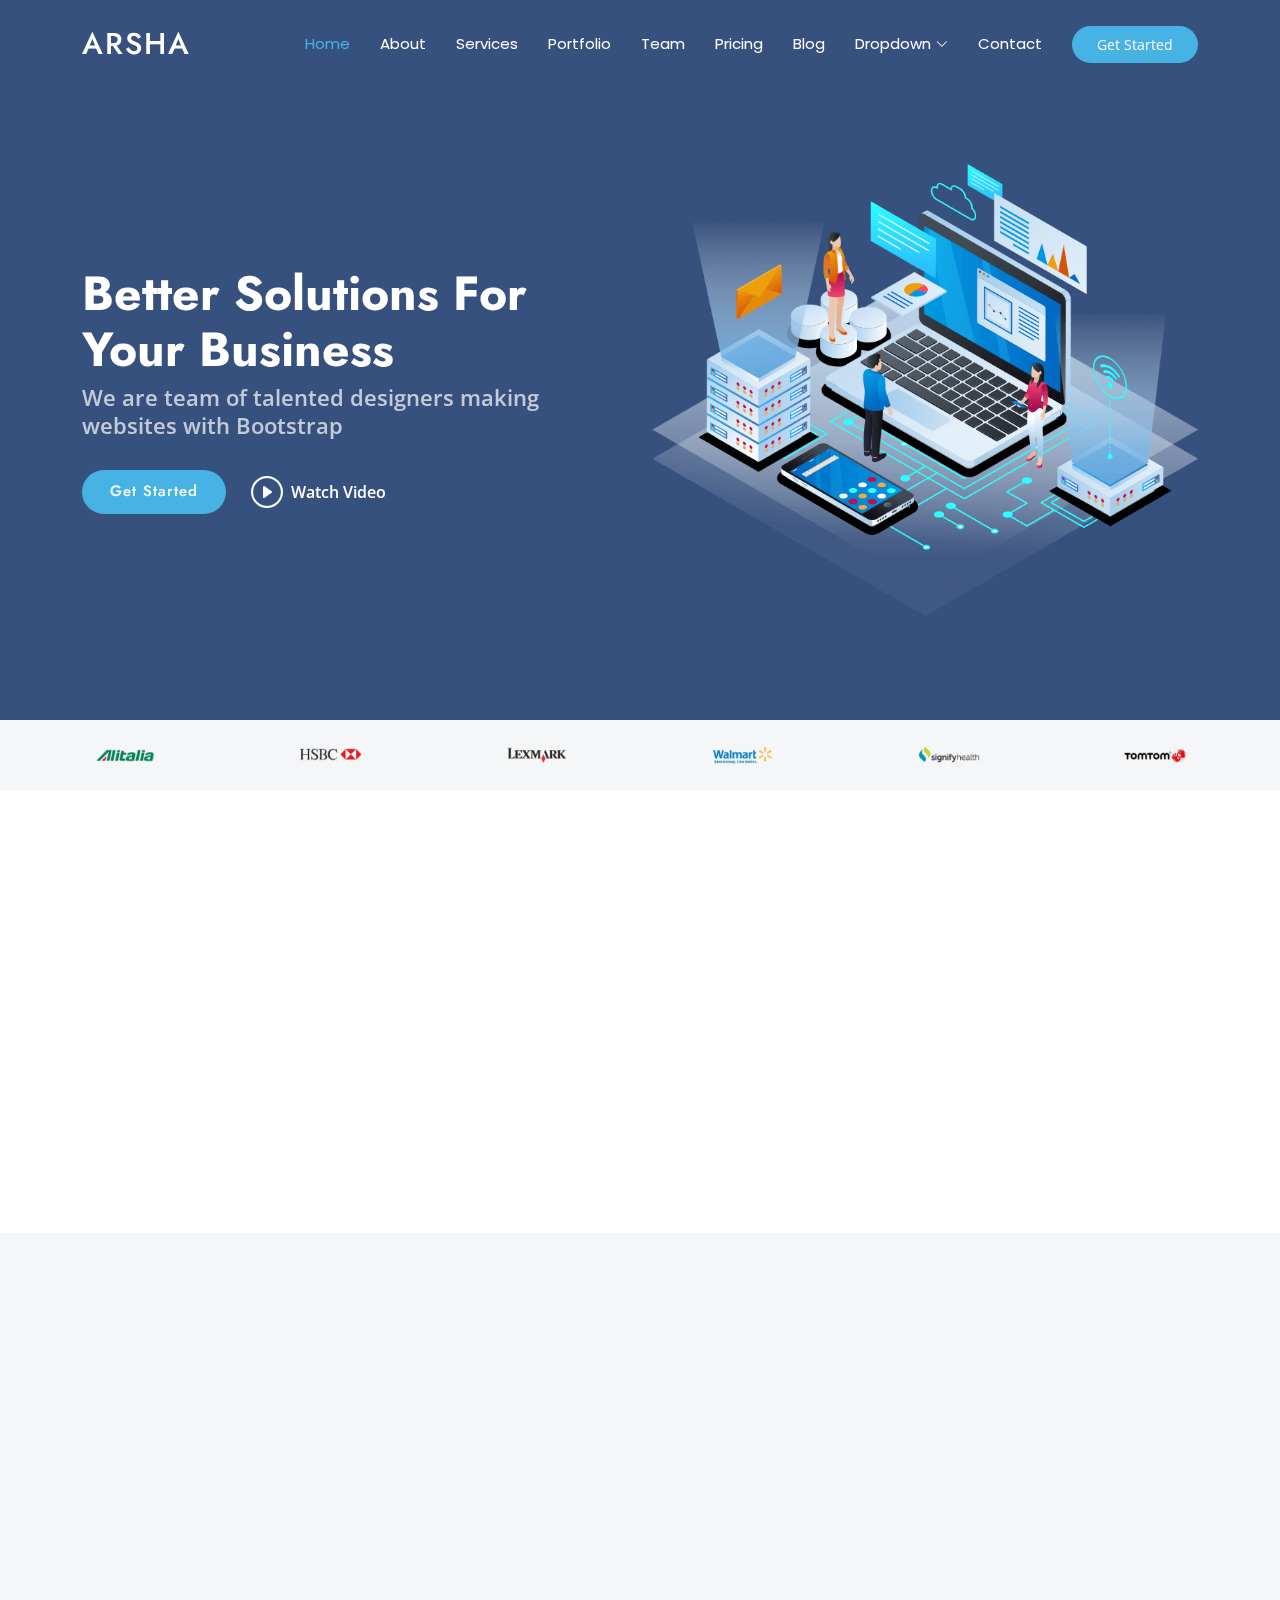
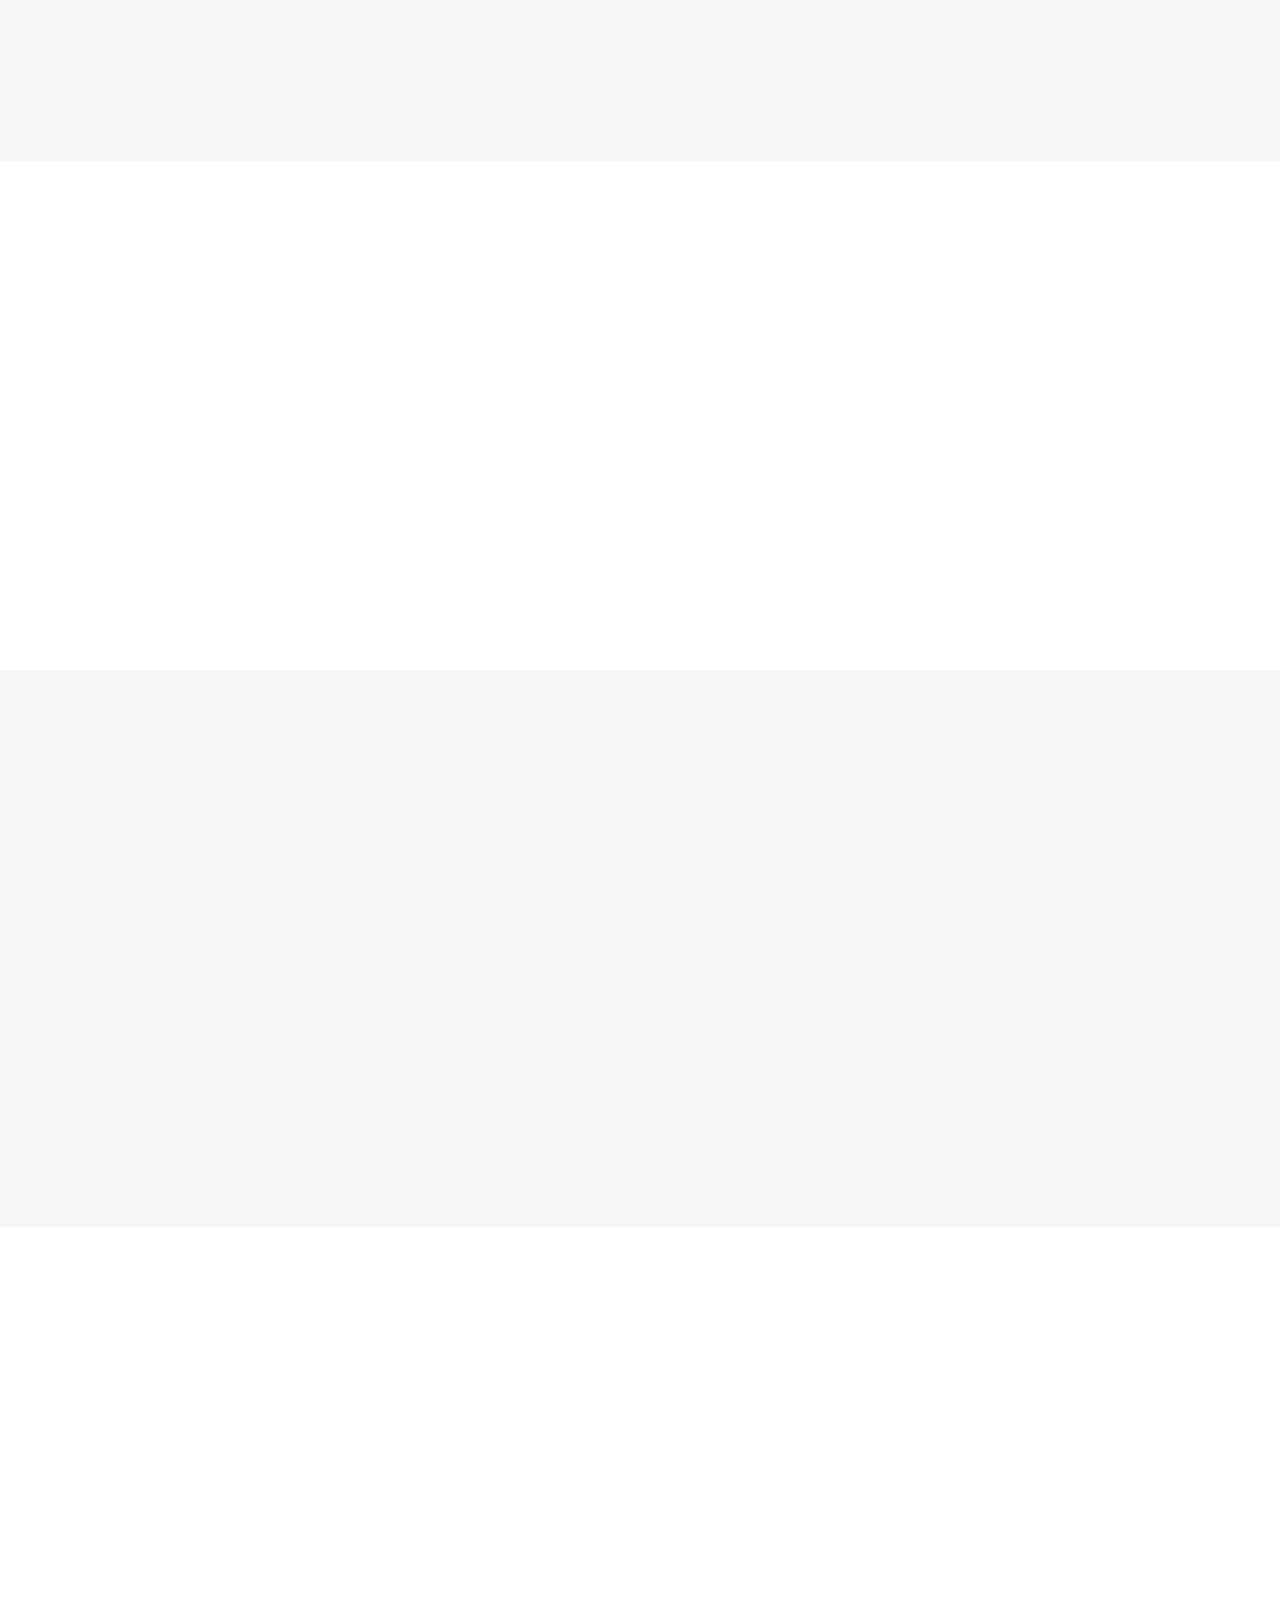
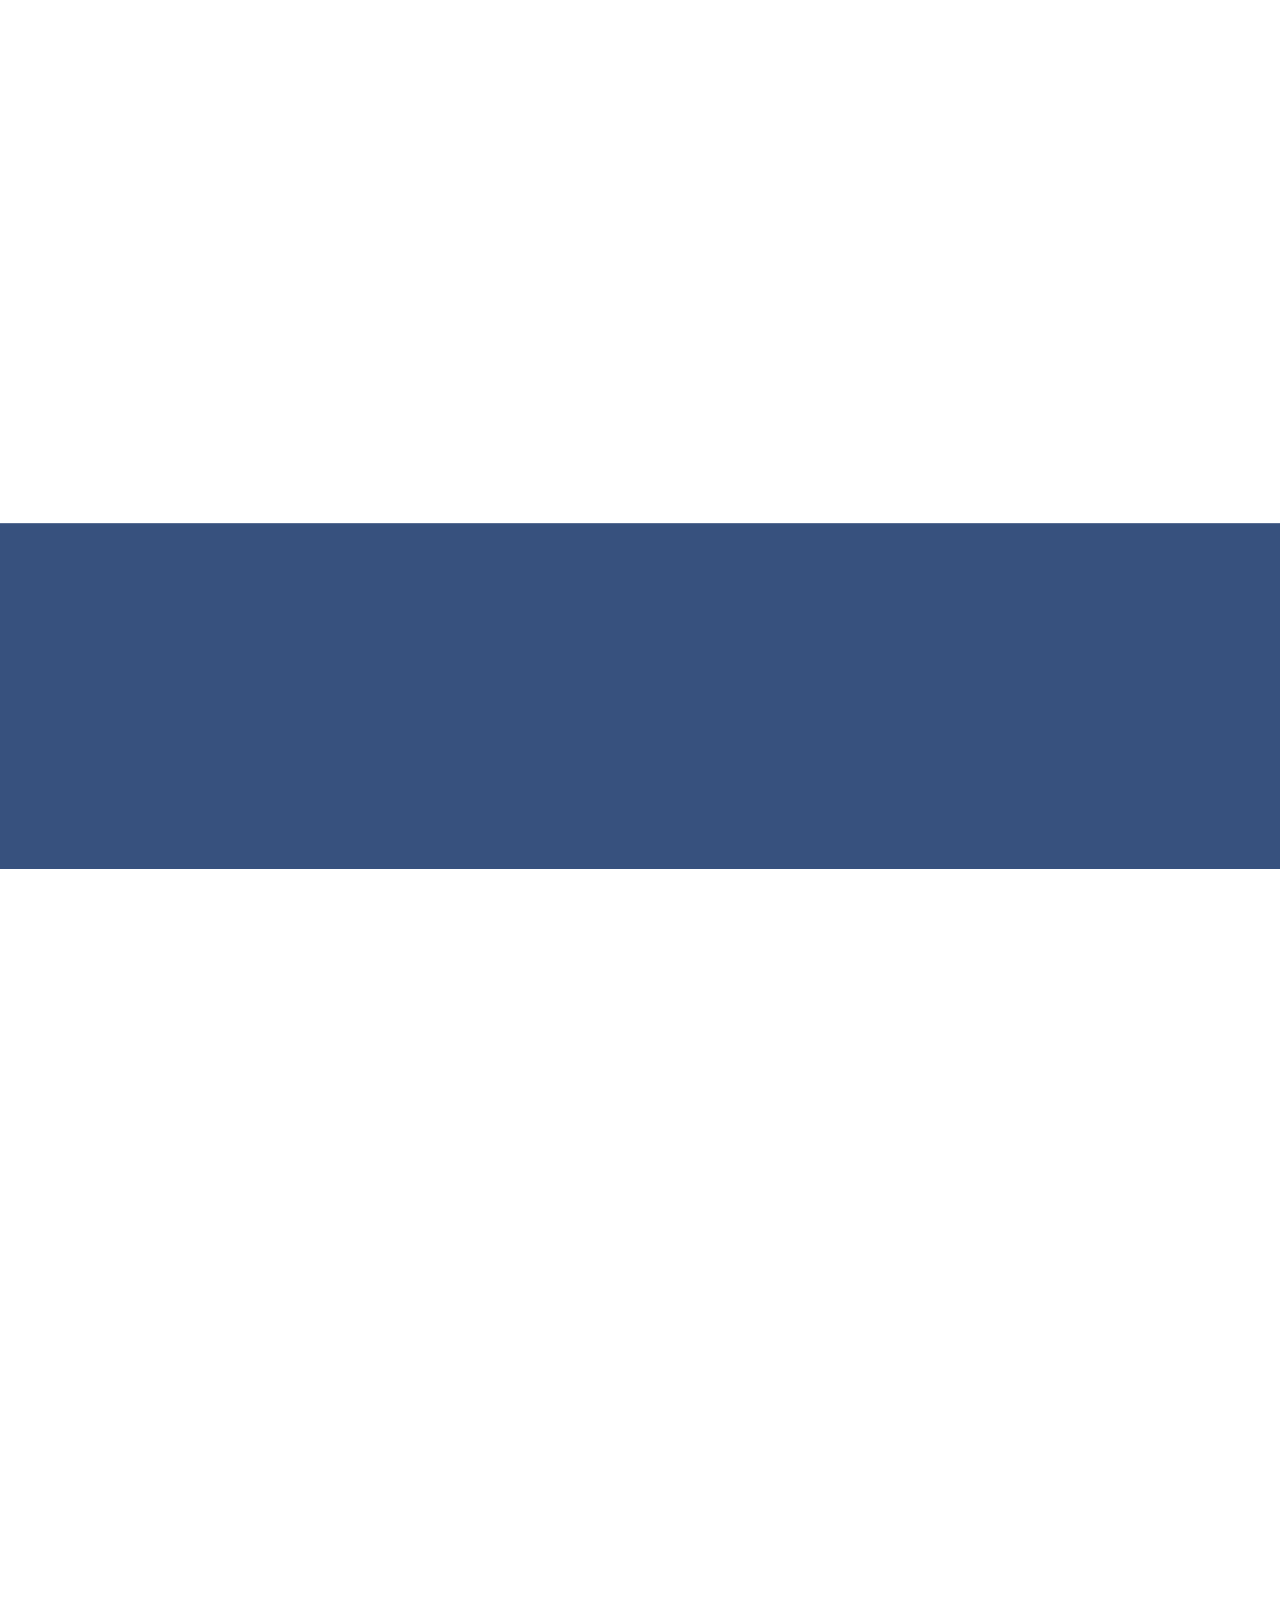
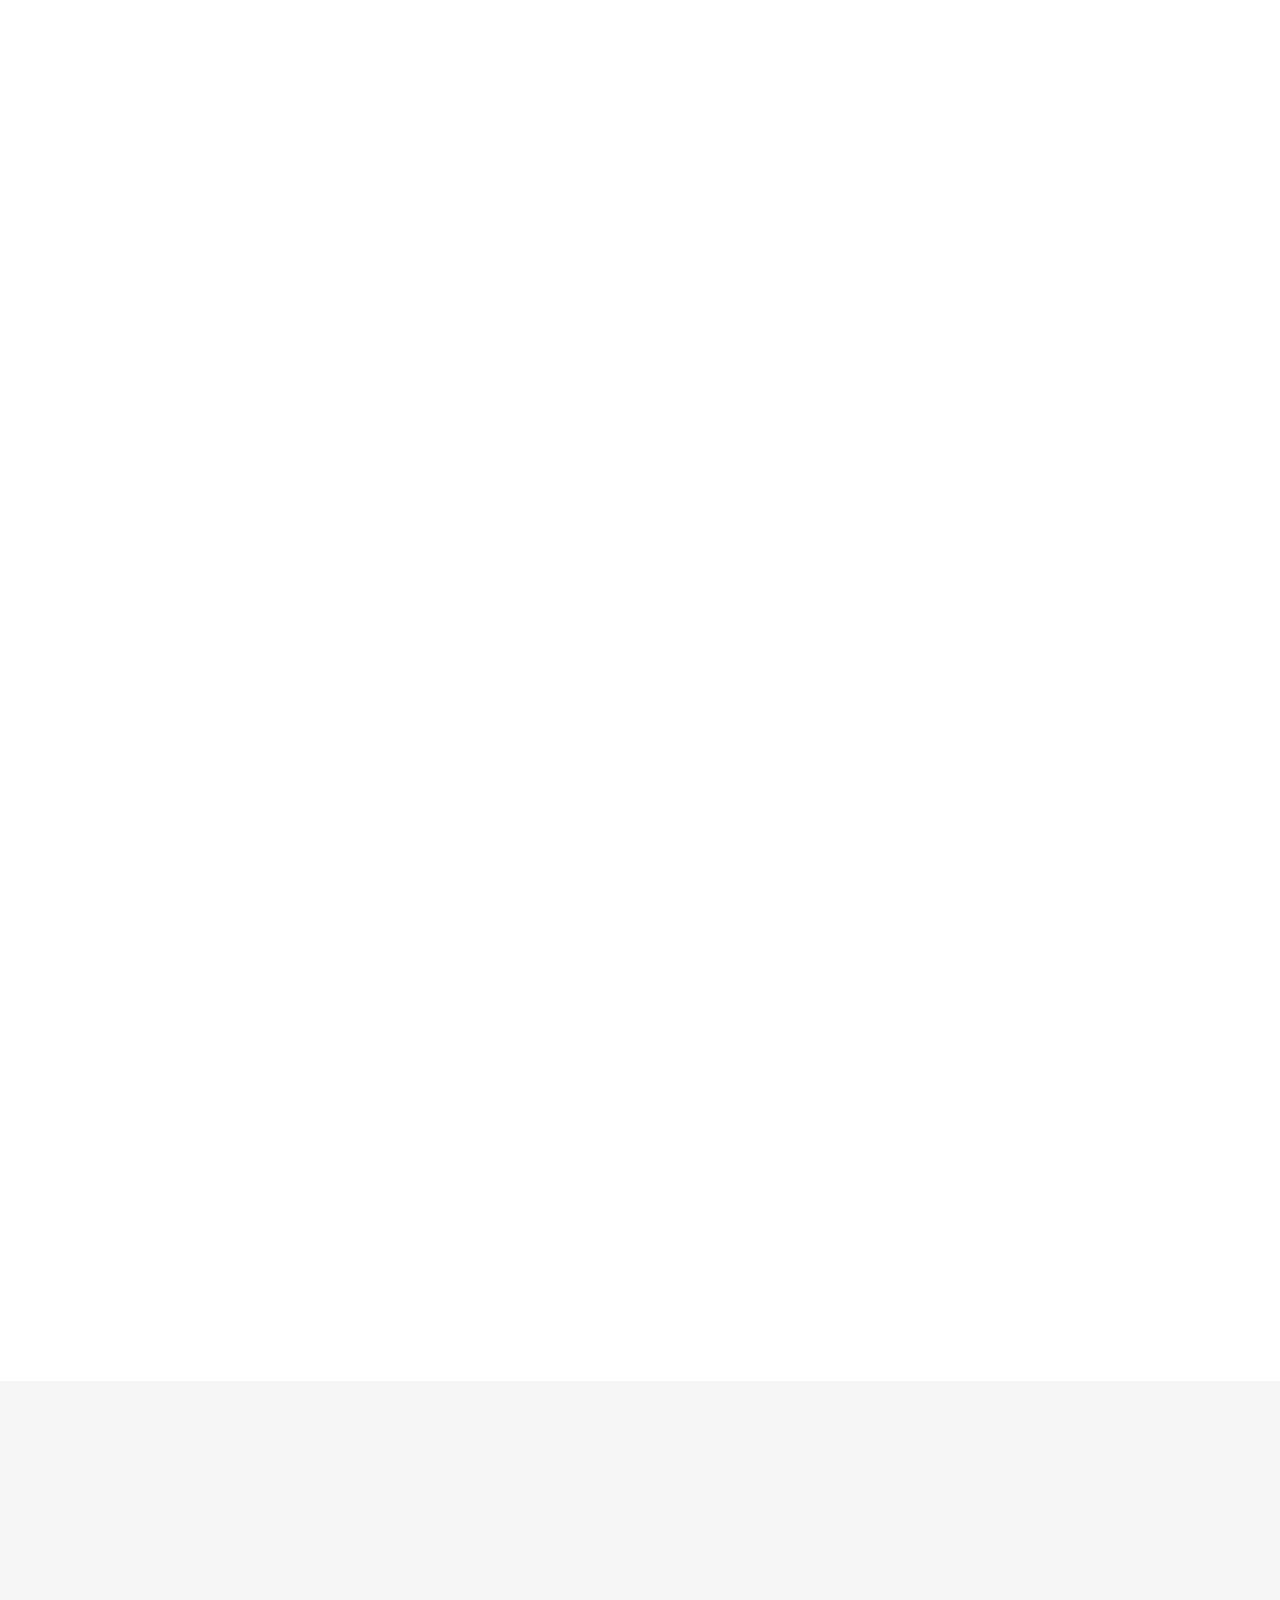
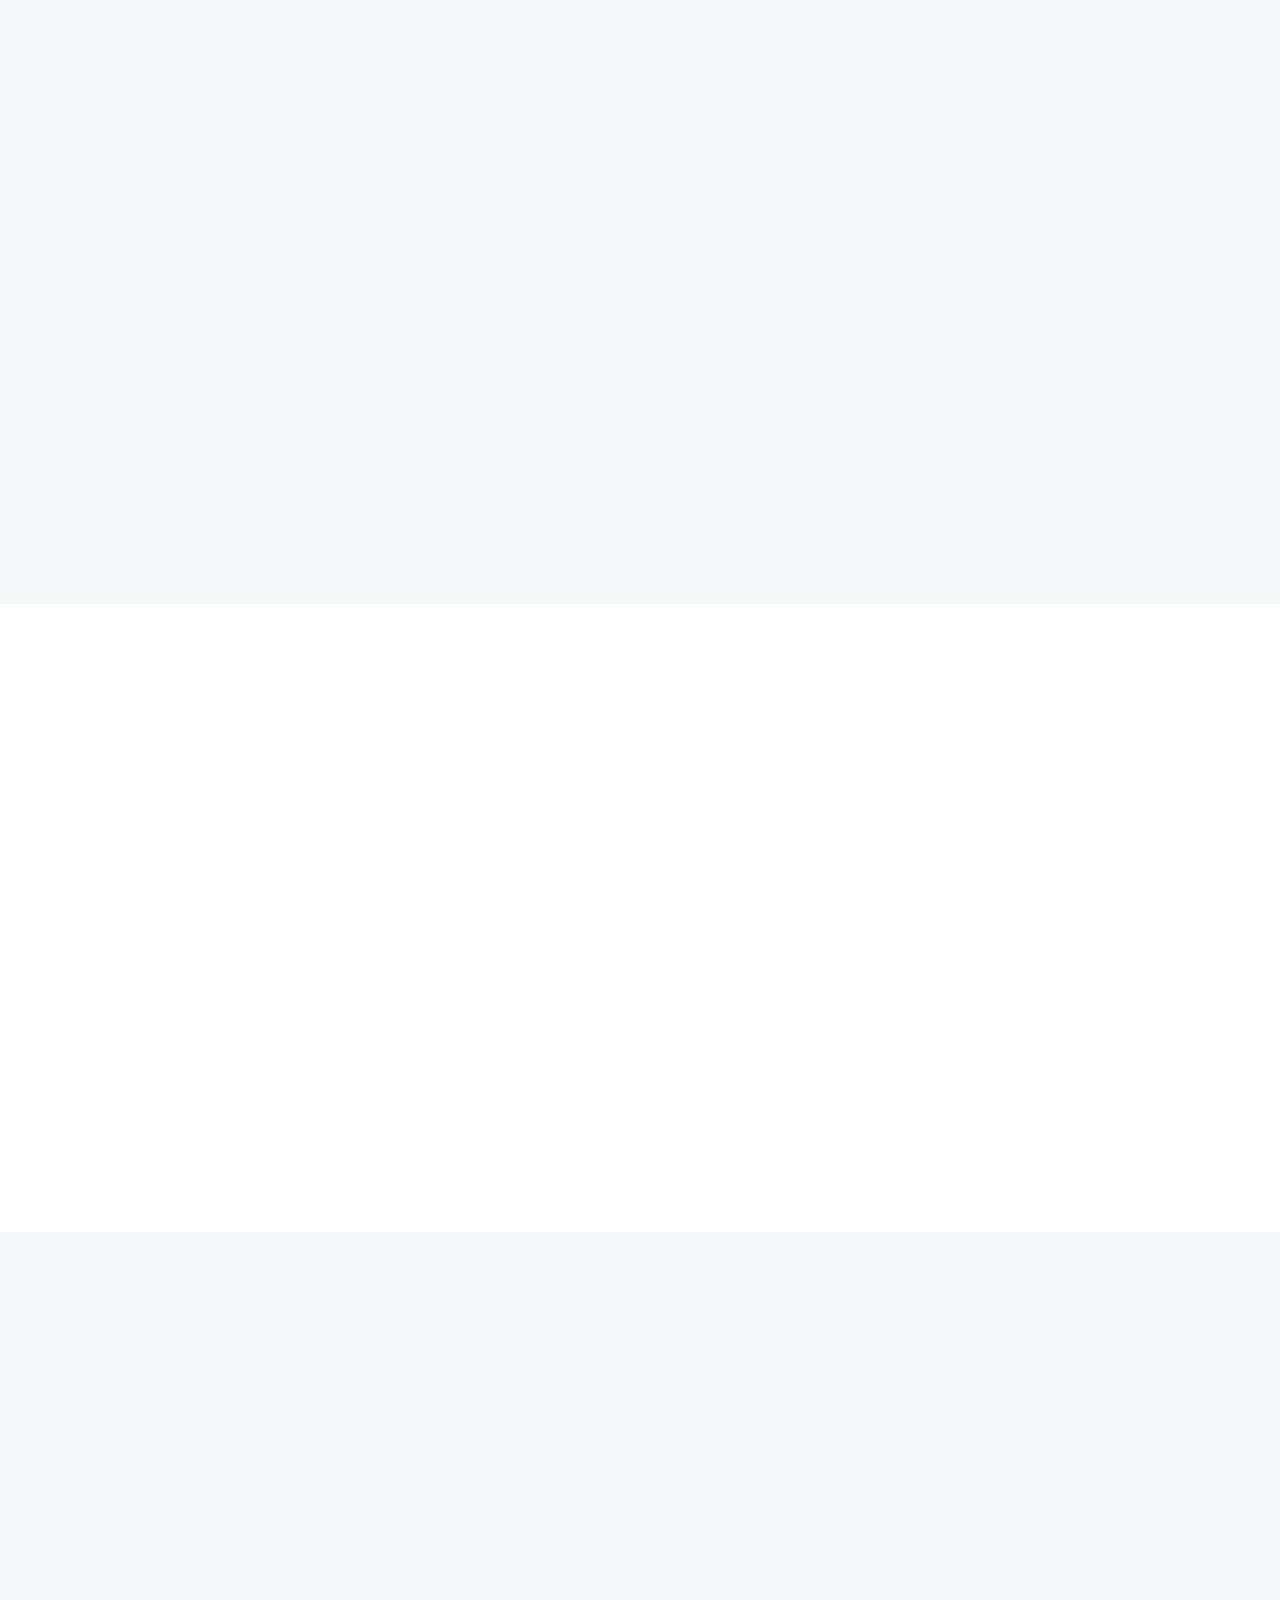
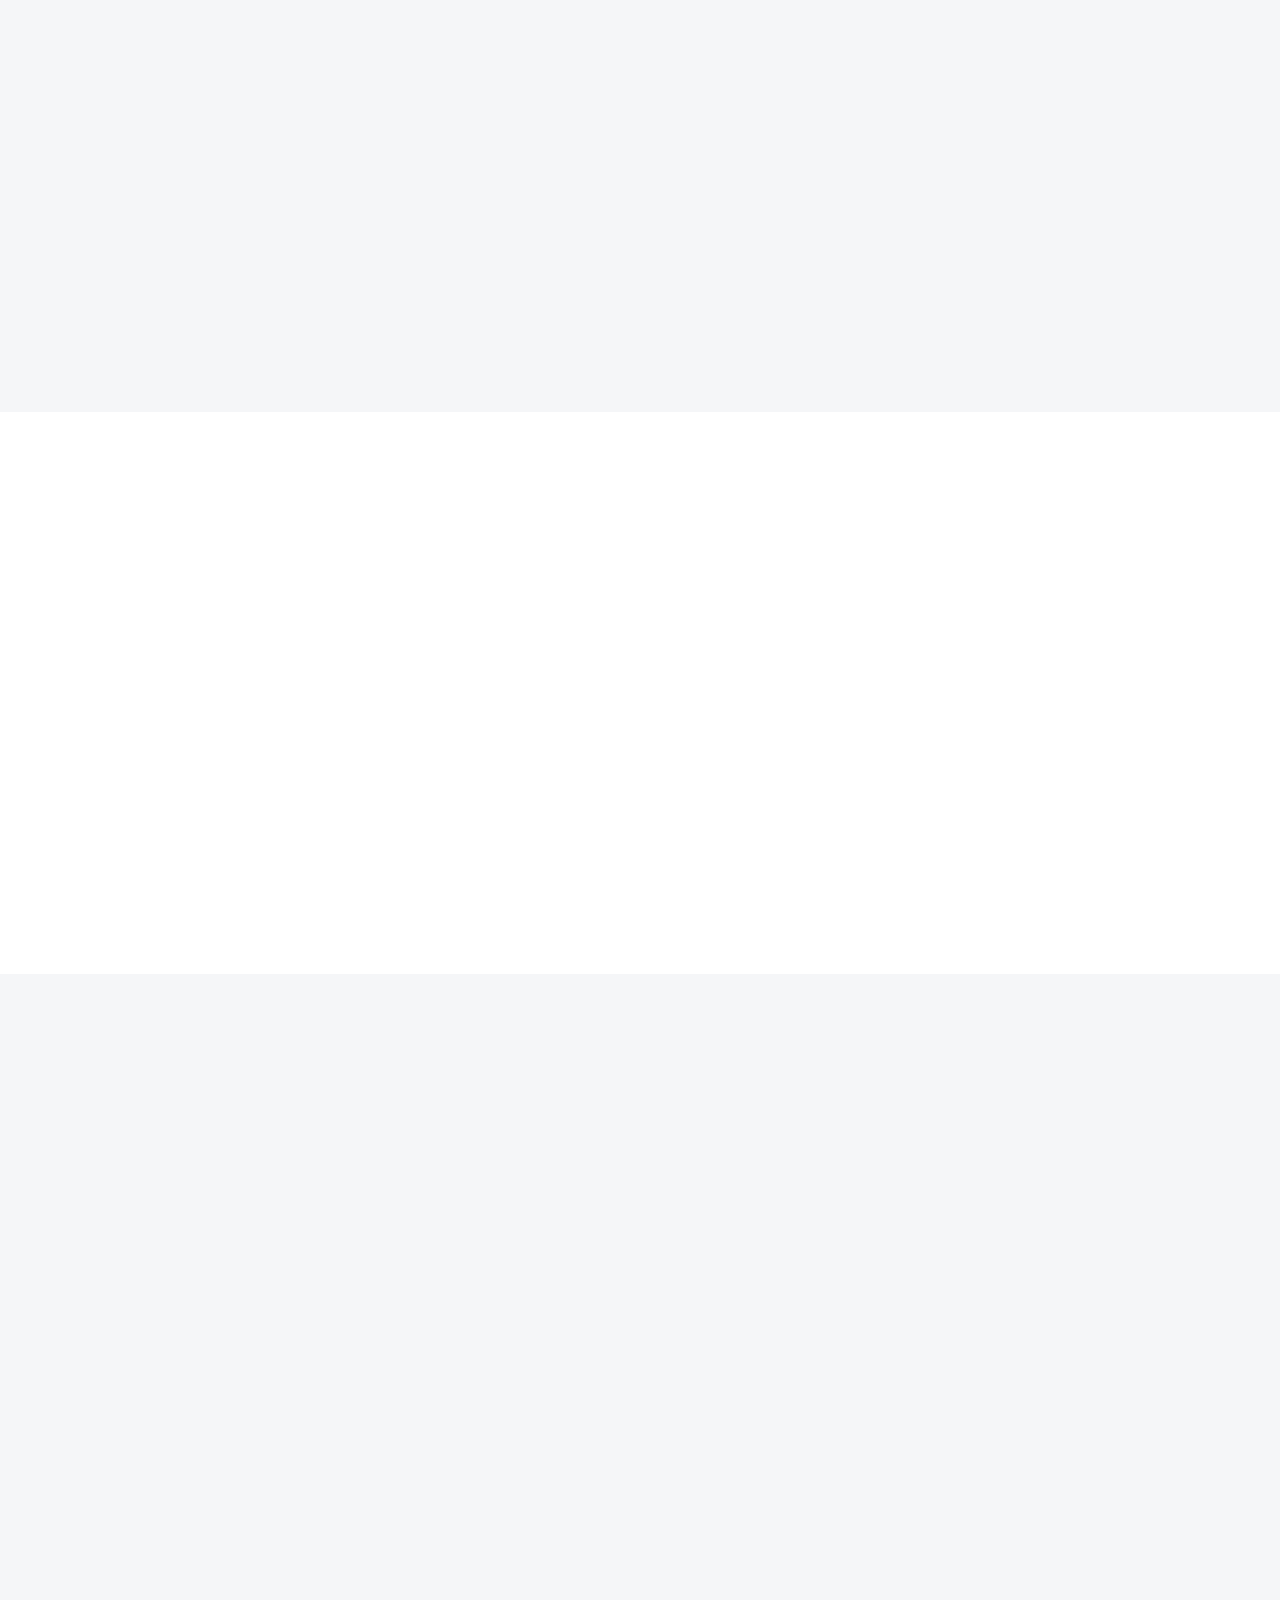
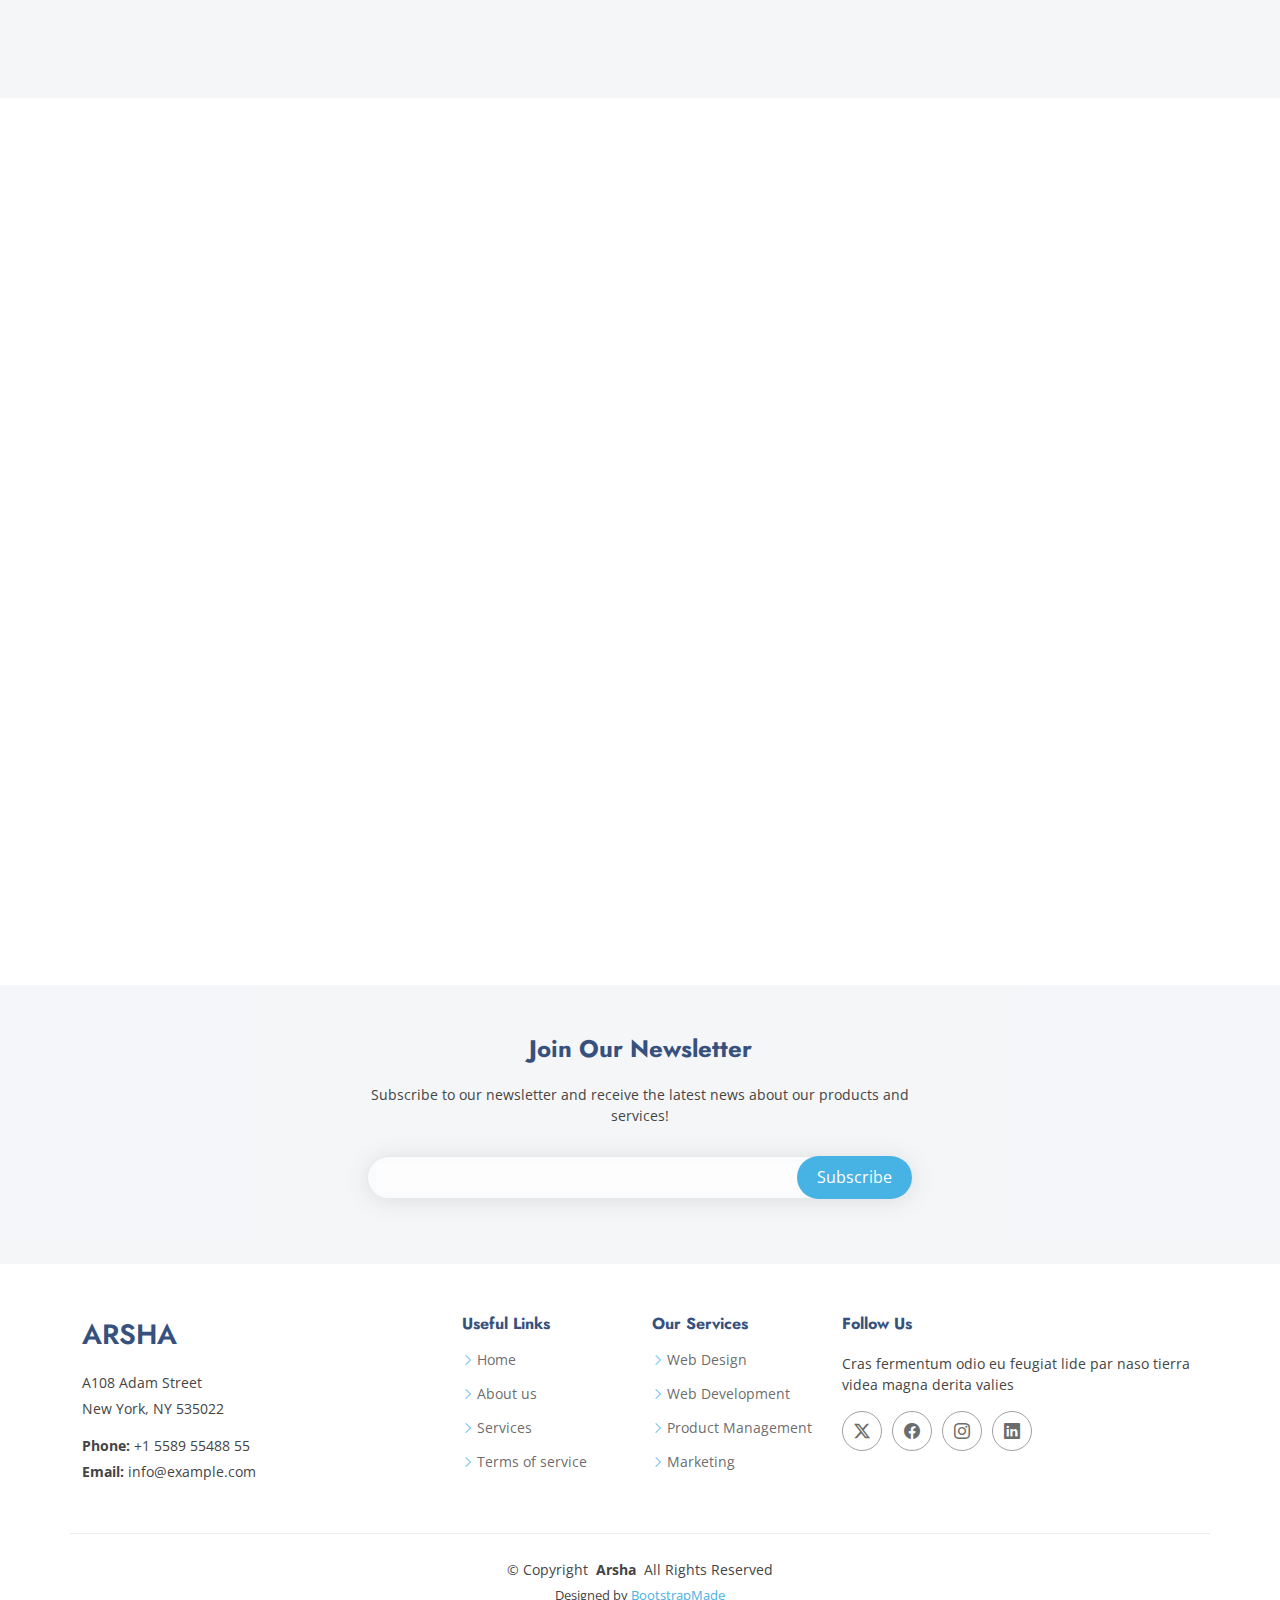
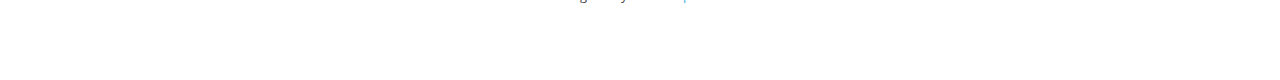
<file: index.html>
<!DOCTYPE html>
<html lang="en">

<head>
  <meta charset="utf-8">
  <meta content="width=device-width, initial-scale=1.0" name="viewport">
  <title>Index - Arsha Bootstrap Template</title>
  <meta name="description" content="">
  <meta name="keywords" content="">

  <!-- Favicons -->
  <link href="assets/img/favicon.png" rel="icon">
  <link href="assets/img/apple-touch-icon.png" rel="apple-touch-icon">

  <!-- Fonts -->
  <link href="https://fonts.googleapis.com" rel="preconnect">
  <link href="https://fonts.gstatic.com" rel="preconnect" crossorigin>
  <link href="https://fonts.googleapis.com/css2?family=Open+Sans:ital,wght@0,300;0,400;0,500;0,600;0,700;0,800;1,300;1,400;1,500;1,600;1,700;1,800&family=Poppins:ital,wght@0,100;0,200;0,300;0,400;0,500;0,600;0,700;0,800;0,900;1,100;1,200;1,300;1,400;1,500;1,600;1,700;1,800;1,900&family=Jost:ital,wght@0,100;0,200;0,300;0,400;0,500;0,600;0,700;0,800;0,900;1,100;1,200;1,300;1,400;1,500;1,600;1,700;1,800;1,900&display=swap" rel="stylesheet">

  <!-- Vendor CSS Files -->
  <link href="assets/vendor/bootstrap/css/bootstrap.min.css" rel="stylesheet">
  <link href="assets/vendor/bootstrap-icons/bootstrap-icons.css" rel="stylesheet">
  <link href="assets/vendor/aos/aos.css" rel="stylesheet">
  <link href="assets/vendor/glightbox/css/glightbox.min.css" rel="stylesheet">
  <link href="assets/vendor/swiper/swiper-bundle.min.css" rel="stylesheet">

  <!-- Main CSS File -->
  <link href="assets/css/main.css" rel="stylesheet">

  <!-- =======================================================
  * Template Name: Arsha
  * Template URL: https://bootstrapmade.com/arsha-free-bootstrap-html-template-corporate/
  * Updated: Feb 22 2025 with Bootstrap v5.3.3
  * Author: BootstrapMade.com
  * License: https://bootstrapmade.com/license/
  ======================================================== -->
</head>

<body class="index-page">

  <header id="header" class="header d-flex align-items-center fixed-top">
    <div class="container-fluid container-xl position-relative d-flex align-items-center">

      <a href="index.html" class="logo d-flex align-items-center me-auto">
        <!-- Uncomment the line below if you also wish to use an image logo -->
        <!-- <img src="assets/img/logo.webp" alt=""> -->
        <h1 class="sitename">Arsha</h1>
      </a>

      <nav id="navmenu" class="navmenu">
        <ul>
          <li><a href="#hero" class="active">Home</a></li>
          <li><a href="#about">About</a></li>
          <li><a href="#services">Services</a></li>
          <li><a href="#portfolio">Portfolio</a></li>
          <li><a href="#team">Team</a></li>
          <li><a href="#pricing">Pricing</a></li>
          <li><a href="blog.html">Blog</a></li>
          <li class="dropdown"><a href="#"><span>Dropdown</span> <i class="bi bi-chevron-down toggle-dropdown"></i></a>
            <ul>
              <li><a href="#">Dropdown 1</a></li>
              <li class="dropdown"><a href="#"><span>Deep Dropdown</span> <i class="bi bi-chevron-down toggle-dropdown"></i></a>
                <ul>
                  <li><a href="#">Deep Dropdown 1</a></li>
                  <li><a href="#">Deep Dropdown 2</a></li>
                  <li><a href="#">Deep Dropdown 3</a></li>
                  <li><a href="#">Deep Dropdown 4</a></li>
                  <li><a href="#">Deep Dropdown 5</a></li>
                </ul>
              </li>
              <li><a href="#">Dropdown 2</a></li>
              <li><a href="#">Dropdown 3</a></li>
              <li><a href="#">Dropdown 4</a></li>
            </ul>
          </li>
          <li><a href="#contact">Contact</a></li>
        </ul>
        <i class="mobile-nav-toggle d-xl-none bi bi-list"></i>
      </nav>

      <a class="btn-getstarted" href="#about">Get Started</a>

    </div>
  </header>

  <main class="main">

    <!-- Hero Section -->
    <section id="hero" class="hero section dark-background">

      <div class="container">
        <div class="row gy-4">
          <div class="col-lg-6 order-2 order-lg-1 d-flex flex-column justify-content-center" data-aos="zoom-out">
            <h1>Better Solutions For Your Business</h1>
            <p>We are team of talented designers making websites with Bootstrap</p>
            <div class="d-flex">
              <a href="#about" class="btn-get-started">Get Started</a>
              <a href="https://www.youtube.com/watch?v=Y7f98aduVJ8" class="glightbox btn-watch-video d-flex align-items-center"><i class="bi bi-play-circle"></i><span>Watch Video</span></a>
            </div>
          </div>
          <div class="col-lg-6 order-1 order-lg-2 hero-img" data-aos="zoom-out" data-aos-delay="200">
            <img src="assets/img/hero-img.png" class="img-fluid animated" alt="">
          </div>
        </div>
      </div>

    </section><!-- /Hero Section -->

    <!-- Clients Section -->
    <section id="clients" class="clients section light-background">

      <div class="container" data-aos="zoom-in">

        <div class="swiper init-swiper">
          <script type="application/json" class="swiper-config">
            {
              "loop": true,
              "speed": 600,
              "autoplay": {
                "delay": 5000
              },
              "slidesPerView": "auto",
              "pagination": {
                "el": ".swiper-pagination",
                "type": "bullets",
                "clickable": true
              },
              "breakpoints": {
                "320": {
                  "slidesPerView": 2,
                  "spaceBetween": 40
                },
                "480": {
                  "slidesPerView": 3,
                  "spaceBetween": 60
                },
                "640": {
                  "slidesPerView": 4,
                  "spaceBetween": 80
                },
                "992": {
                  "slidesPerView": 5,
                  "spaceBetween": 120
                },
                "1200": {
                  "slidesPerView": 6,
                  "spaceBetween": 120
                }
              }
            }
          </script>
          <div class="swiper-wrapper align-items-center">
            <div class="swiper-slide"><img src="assets/img/clients/clients-1.webp" class="img-fluid" alt=""></div>
            <div class="swiper-slide"><img src="assets/img/clients/clients-2.webp" class="img-fluid" alt=""></div>
            <div class="swiper-slide"><img src="assets/img/clients/clients-3.webp" class="img-fluid" alt=""></div>
            <div class="swiper-slide"><img src="assets/img/clients/clients-4.webp" class="img-fluid" alt=""></div>
            <div class="swiper-slide"><img src="assets/img/clients/clients-5.webp" class="img-fluid" alt=""></div>
            <div class="swiper-slide"><img src="assets/img/clients/clients-6.webp" class="img-fluid" alt=""></div>
            <div class="swiper-slide"><img src="assets/img/clients/clients-7.webp" class="img-fluid" alt=""></div>
            <div class="swiper-slide"><img src="assets/img/clients/clients-8.webp" class="img-fluid" alt=""></div>
          </div>
        </div>

      </div>

    </section><!-- /Clients Section -->

    <!-- About Section -->
    <section id="about" class="about section">

      <!-- Section Title -->
      <div class="container section-title" data-aos="fade-up">
        <h2>About Us</h2>
      </div><!-- End Section Title -->

      <div class="container">

        <div class="row gy-4">

          <div class="col-lg-6 content" data-aos="fade-up" data-aos-delay="100">
            <p>
              Lorem ipsum dolor sit amet, consectetur adipiscing elit, sed do eiusmod tempor incididunt ut labore et dolore
              magna aliqua.
            </p>
            <ul>
              <li><i class="bi bi-check2-circle"></i> <span>Ullamco laboris nisi ut aliquip ex ea commodo consequat.</span></li>
              <li><i class="bi bi-check2-circle"></i> <span>Duis aute irure dolor in reprehenderit in voluptate velit.</span></li>
              <li><i class="bi bi-check2-circle"></i> <span>Ullamco laboris nisi ut aliquip ex ea commodo</span></li>
            </ul>
          </div>

          <div class="col-lg-6" data-aos="fade-up" data-aos-delay="200">
            <p>Ullamco laboris nisi ut aliquip ex ea commodo consequat. Duis aute irure dolor in reprehenderit in voluptate velit esse cillum dolore eu fugiat nulla pariatur. Excepteur sint occaecat cupidatat non proident, sunt in culpa qui officia deserunt mollit anim id est laborum. </p>
            <a href="#" class="read-more"><span>Read More</span><i class="bi bi-arrow-right"></i></a>
          </div>

        </div>

      </div>

    </section><!-- /About Section -->

    <!-- Why Us Section -->
    <section id="why-us" class="section why-us light-background" data-builder="section">

      <div class="container-fluid">

        <div class="row gy-4">

          <div class="col-lg-7 d-flex flex-column justify-content-center order-2 order-lg-1">

            <div class="content px-xl-5" data-aos="fade-up" data-aos-delay="100">
              <h3><span>Eum ipsam laborum deleniti </span><strong>velit pariatur architecto aut nihil</strong></h3>
              <p>
                Lorem ipsum dolor sit amet, consectetur adipiscing elit, sed do eiusmod tempor incididunt ut labore et dolore magna aliqua. Duis aute irure dolor in reprehenderit
              </p>
            </div>

            <div class="faq-container px-xl-5" data-aos="fade-up" data-aos-delay="200">

              <div class="faq-item faq-active">

                <h3><span>01</span> Non consectetur a erat nam at lectus urna duis?</h3>
                <div class="faq-content">
                  <p>Feugiat pretium nibh ipsum consequat. Tempus iaculis urna id volutpat lacus laoreet non curabitur gravida. Venenatis lectus magna fringilla urna porttitor rhoncus dolor purus non.</p>
                </div>
                <i class="faq-toggle bi bi-chevron-right"></i>
              </div><!-- End Faq item-->

              <div class="faq-item">
                <h3><span>02</span> Feugiat scelerisque varius morbi enim nunc faucibus a pellentesque?</h3>
                <div class="faq-content">
                  <p>Dolor sit amet consectetur adipiscing elit pellentesque habitant morbi. Id interdum velit laoreet id donec ultrices. Fringilla phasellus faucibus scelerisque eleifend donec pretium. Est pellentesque elit ullamcorper dignissim. Mauris ultrices eros in cursus turpis massa tincidunt dui.</p>
                </div>
                <i class="faq-toggle bi bi-chevron-right"></i>
              </div><!-- End Faq item-->

              <div class="faq-item">
                <h3><span>03</span> Dolor sit amet consectetur adipiscing elit pellentesque?</h3>
                <div class="faq-content">
                  <p>Eleifend mi in nulla posuere sollicitudin aliquam ultrices sagittis orci. Faucibus pulvinar elementum integer enim. Sem nulla pharetra diam sit amet nisl suscipit. Rutrum tellus pellentesque eu tincidunt. Lectus urna duis convallis convallis tellus. Urna molestie at elementum eu facilisis sed odio morbi quis</p>
                </div>
                <i class="faq-toggle bi bi-chevron-right"></i>
              </div><!-- End Faq item-->

            </div>

          </div>

          <div class="col-lg-5 order-1 order-lg-2 why-us-img">
            <img src="assets/img/why-us.png" class="img-fluid" alt="" data-aos="zoom-in" data-aos-delay="100">
          </div>
        </div>

      </div>

    </section><!-- /Why Us Section -->

    <!-- Skills Section -->
    <section id="skills" class="skills section">

      <div class="container" data-aos="fade-up" data-aos-delay="100">

        <div class="row">

          <div class="col-lg-6 d-flex align-items-center">
            <img src="assets/img/illustration/illustration-10.webp" class="img-fluid" alt="">
          </div>

          <div class="col-lg-6 pt-4 pt-lg-0 content">

            <h3>Voluptatem dignissimos provident quasi corporis voluptas</h3>
            <p class="fst-italic">
              Lorem ipsum dolor sit amet, consectetur adipiscing elit, sed do eiusmod tempor incididunt ut labore et dolore magna aliqua.
            </p>

            <div class="skills-content skills-animation">

              <div class="progress">
                <span class="skill"><span>HTML</span> <i class="val">100%</i></span>
                <div class="progress-bar-wrap">
                  <div class="progress-bar" role="progressbar" aria-valuenow="100" aria-valuemin="0" aria-valuemax="100"></div>
                </div>
              </div><!-- End Skills Item -->

              <div class="progress">
                <span class="skill"><span>CSS</span> <i class="val">90%</i></span>
                <div class="progress-bar-wrap">
                  <div class="progress-bar" role="progressbar" aria-valuenow="90" aria-valuemin="0" aria-valuemax="100"></div>
                </div>
              </div><!-- End Skills Item -->

              <div class="progress">
                <span class="skill"><span>JavaScript</span> <i class="val">75%</i></span>
                <div class="progress-bar-wrap">
                  <div class="progress-bar" role="progressbar" aria-valuenow="75" aria-valuemin="0" aria-valuemax="100"></div>
                </div>
              </div><!-- End Skills Item -->

              <div class="progress">
                <span class="skill"><span>Photoshop</span> <i class="val">55%</i></span>
                <div class="progress-bar-wrap">
                  <div class="progress-bar" role="progressbar" aria-valuenow="55" aria-valuemin="0" aria-valuemax="100"></div>
                </div>
              </div><!-- End Skills Item -->

            </div>

          </div>
        </div>

      </div>

    </section><!-- /Skills Section -->

    <!-- Services Section -->
    <section id="services" class="services section light-background">

      <!-- Section Title -->
      <div class="container section-title" data-aos="fade-up">
        <h2>Services</h2>
        <p>Necessitatibus eius consequatur ex aliquid fuga eum quidem sint consectetur velit</p>
      </div><!-- End Section Title -->

      <div class="container">

        <div class="row gy-4">

          <div class="col-xl-3 col-md-6 d-flex" data-aos="fade-up" data-aos-delay="100">
            <div class="service-item position-relative">
              <div class="icon"><i class="bi bi-activity icon"></i></div>
              <h4><a href="" class="stretched-link">Lorem Ipsum</a></h4>
              <p>Voluptatum deleniti atque corrupti quos dolores et quas molestias excepturi</p>
            </div>
          </div><!-- End Service Item -->

          <div class="col-xl-3 col-md-6 d-flex" data-aos="fade-up" data-aos-delay="200">
            <div class="service-item position-relative">
              <div class="icon"><i class="bi bi-bounding-box-circles icon"></i></div>
              <h4><a href="" class="stretched-link">Sed ut perspici</a></h4>
              <p>Duis aute irure dolor in reprehenderit in voluptate velit esse cillum dolore</p>
            </div>
          </div><!-- End Service Item -->

          <div class="col-xl-3 col-md-6 d-flex" data-aos="fade-up" data-aos-delay="300">
            <div class="service-item position-relative">
              <div class="icon"><i class="bi bi-calendar4-week icon"></i></div>
              <h4><a href="" class="stretched-link">Magni Dolores</a></h4>
              <p>Excepteur sint occaecat cupidatat non proident, sunt in culpa qui officia</p>
            </div>
          </div><!-- End Service Item -->

          <div class="col-xl-3 col-md-6 d-flex" data-aos="fade-up" data-aos-delay="400">
            <div class="service-item position-relative">
              <div class="icon"><i class="bi bi-broadcast icon"></i></div>
              <h4><a href="" class="stretched-link">Nemo Enim</a></h4>
              <p>At vero eos et accusamus et iusto odio dignissimos ducimus qui blanditiis</p>
            </div>
          </div><!-- End Service Item -->

        </div>

      </div>

    </section><!-- /Services Section -->

    <!-- Work Process Section -->
    <section id="work-process" class="work-process section">

      <!-- Section Title -->
      <div class="container section-title" data-aos="fade-up">
        <h2>Work Process</h2>
        <p>Necessitatibus eius consequatur ex aliquid fuga eum quidem sint consectetur velit</p>
      </div><!-- End Section Title -->

      <div class="container" data-aos="fade-up" data-aos-delay="100">

        <div class="row gy-5">

          <div class="col-lg-4" data-aos="fade-up" data-aos-delay="200">
            <div class="steps-item">
              <div class="steps-image">
                <img src="assets/img/steps/steps-1.webp" alt="Step 1" class="img-fluid" loading="lazy">
              </div>
              <div class="steps-content">
                <div class="steps-number">01</div>
                <h3>Research &amp; Analysis</h3>
                <p>Nemo enim ipsam voluptatem quia voluptas sit aspernatur aut odit aut fugit, sed quia consequuntur magni dolores eos qui ratione.</p>
                <div class="steps-features">
                  <div class="feature-item">
                    <i class="bi bi-check-circle"></i>
                    <span>Market Research</span>
                  </div>
                  <div class="feature-item">
                    <i class="bi bi-check-circle"></i>
                    <span>Data Analysis</span>
                  </div>
                  <div class="feature-item">
                    <i class="bi bi-check-circle"></i>
                    <span>User Feedback</span>
                  </div>
                </div>
              </div>
            </div><!-- End Steps Item -->
          </div>

          <div class="col-lg-4" data-aos="fade-up" data-aos-delay="300">
            <div class="steps-item">
              <div class="steps-image">
                <img src="assets/img/steps/steps-2.webp" alt="Step 2" class="img-fluid" loading="lazy">
              </div>
              <div class="steps-content">
                <div class="steps-number">02</div>
                <h3>Design &amp; Planning</h3>
                <p>Ut enim ad minima veniam, quis nostrum exercitationem ullam corporis suscipit laboriosam, nisi ut aliquid ex ea commodi consequatur.</p>
                <div class="steps-features">
                  <div class="feature-item">
                    <i class="bi bi-check-circle"></i>
                    <span>Wireframing</span>
                  </div>
                  <div class="feature-item">
                    <i class="bi bi-check-circle"></i>
                    <span>UI/UX Design</span>
                  </div>
                  <div class="feature-item">
                    <i class="bi bi-check-circle"></i>
                    <span>Prototyping</span>
                  </div>
                </div>
              </div>
            </div><!-- End Steps Item -->
          </div>

          <div class="col-lg-4" data-aos="fade-up" data-aos-delay="400">
            <div class="steps-item">
              <div class="steps-image">
                <img src="assets/img/steps/steps-3.webp" alt="Step 3" class="img-fluid" loading="lazy">
              </div>
              <div class="steps-content">
                <div class="steps-number">03</div>
                <h3>Development &amp; Launch</h3>
                <p>Et harum quidem rerum facilis est et expedita distinctio. Nam libero tempore, cum soluta nobis est eligendi optio cumque nihil.</p>
                <div class="steps-features">
                  <div class="feature-item">
                    <i class="bi bi-check-circle"></i>
                    <span>Development</span>
                  </div>
                  <div class="feature-item">
                    <i class="bi bi-check-circle"></i>
                    <span>Testing</span>
                  </div>
                  <div class="feature-item">
                    <i class="bi bi-check-circle"></i>
                    <span>Deployment</span>
                  </div>
                </div>
              </div>
            </div><!-- End Steps Item -->
          </div>

        </div>

      </div>

    </section><!-- /Work Process Section -->

    <!-- Call To Action Section -->
    <section id="call-to-action" class="call-to-action section dark-background">

      <img src="assets/img/bg/bg-8.webp" alt="">

      <div class="container">

        <div class="row" data-aos="zoom-in" data-aos-delay="100">
          <div class="col-xl-9 text-center text-xl-start">
            <h3>Call To Action</h3>
            <p>Duis aute irure dolor in reprehenderit in voluptate velit esse cillum dolore eu fugiat nulla pariatur. Excepteur sint occaecat cupidatat non proident, sunt in culpa qui officia deserunt mollit anim id est laborum.</p>
          </div>
          <div class="col-xl-3 cta-btn-container text-center">
            <a class="cta-btn align-middle" href="#">Call To Action</a>
          </div>
        </div>

      </div>

    </section><!-- /Call To Action Section -->

    <!-- Portfolio Section -->
    <section id="portfolio" class="portfolio section">

      <!-- Section Title -->
      <div class="container section-title" data-aos="fade-up">
        <h2>Portfolio</h2>
        <p>Necessitatibus eius consequatur ex aliquid fuga eum quidem sint consectetur velit</p>
      </div><!-- End Section Title -->

      <div class="container">

        <div class="isotope-layout" data-default-filter="*" data-layout="masonry" data-sort="original-order">

          <ul class="portfolio-filters isotope-filters" data-aos="fade-up" data-aos-delay="100">
            <li data-filter="*" class="filter-active">All</li>
            <li data-filter=".filter-app">App</li>
            <li data-filter=".filter-product">Card</li>
            <li data-filter=".filter-branding">Web</li>
          </ul><!-- End Portfolio Filters -->

          <div class="row gy-4 isotope-container" data-aos="fade-up" data-aos-delay="200">

            <div class="col-lg-4 col-md-6 portfolio-item isotope-item filter-app">
              <img src="assets/img/portfolio/portfolio-portrait-1.webp" class="img-fluid" alt="">
              <div class="portfolio-info">
                <h4>App 1</h4>
                <p>Lorem ipsum, dolor sit</p>
                <a href="assets/img/portfolio/portfolio-portrait-1.webp" title="App 1" data-gallery="portfolio-gallery-app" class="glightbox preview-link"><i class="bi bi-zoom-in"></i></a>
                <a href="portfolio-details.html" title="More Details" class="details-link"><i class="bi bi-link-45deg"></i></a>
              </div>
            </div><!-- End Portfolio Item -->

            <div class="col-lg-4 col-md-6 portfolio-item isotope-item filter-product">
              <img src="assets/img/portfolio/portfolio-1.webp" class="img-fluid" alt="">
              <div class="portfolio-info">
                <h4>Product 1</h4>
                <p>Lorem ipsum, dolor sit</p>
                <a href="assets/img/portfolio/portfolio-1.webp" title="Product 1" data-gallery="portfolio-gallery-product" class="glightbox preview-link"><i class="bi bi-zoom-in"></i></a>
                <a href="portfolio-details.html" title="More Details" class="details-link"><i class="bi bi-link-45deg"></i></a>
              </div>
            </div><!-- End Portfolio Item -->

            <div class="col-lg-4 col-md-6 portfolio-item isotope-item filter-branding">
              <img src="assets/img/portfolio/portfolio-3.webp" class="img-fluid" alt="">
              <div class="portfolio-info">
                <h4>Branding 1</h4>
                <p>Lorem ipsum, dolor sit</p>
                <a href="assets/img/portfolio/portfolio-3.webp" title="Branding 1" data-gallery="portfolio-gallery-branding" class="glightbox preview-link"><i class="bi bi-zoom-in"></i></a>
                <a href="portfolio-details.html" title="More Details" class="details-link"><i class="bi bi-link-45deg"></i></a>
              </div>
            </div><!-- End Portfolio Item -->

            <div class="col-lg-4 col-md-6 portfolio-item isotope-item filter-app">
              <img src="assets/img/portfolio/portfolio-4.webp" class="img-fluid" alt="">
              <div class="portfolio-info">
                <h4>App 2</h4>
                <p>Lorem ipsum, dolor sit</p>
                <a href="assets/img/portfolio/portfolio-4.webp" title="App 2" data-gallery="portfolio-gallery-app" class="glightbox preview-link"><i class="bi bi-zoom-in"></i></a>
                <a href="portfolio-details.html" title="More Details" class="details-link"><i class="bi bi-link-45deg"></i></a>
              </div>
            </div><!-- End Portfolio Item -->

            <div class="col-lg-4 col-md-6 portfolio-item isotope-item filter-product">
              <img src="assets/img/portfolio/portfolio-portrait-2.webp" class="img-fluid" alt="">
              <div class="portfolio-info">
                <h4>Product 2</h4>
                <p>Lorem ipsum, dolor sit</p>
                <a href="assets/img/portfolio/portfolio-portrait-2.webp" title="Product 2" data-gallery="portfolio-gallery-product" class="glightbox preview-link"><i class="bi bi-zoom-in"></i></a>
                <a href="portfolio-details.html" title="More Details" class="details-link"><i class="bi bi-link-45deg"></i></a>
              </div>
            </div><!-- End Portfolio Item -->

            <div class="col-lg-4 col-md-6 portfolio-item isotope-item filter-branding">
              <img src="assets/img/portfolio/portfolio-portrait-3.webp" class="img-fluid" alt="">
              <div class="portfolio-info">
                <h4>Branding 2</h4>
                <p>Lorem ipsum, dolor sit</p>
                <a href="assets/img/portfolio/portfolio-portrait-3.webp" title="Branding 2" data-gallery="portfolio-gallery-branding" class="glightbox preview-link"><i class="bi bi-zoom-in"></i></a>
                <a href="portfolio-details.html" title="More Details" class="details-link"><i class="bi bi-link-45deg"></i></a>
              </div>
            </div><!-- End Portfolio Item -->

            <div class="col-lg-4 col-md-6 portfolio-item isotope-item filter-app">
              <img src="assets/img/portfolio/portfolio-7.webp" class="img-fluid" alt="">
              <div class="portfolio-info">
                <h4>App 3</h4>
                <p>Lorem ipsum, dolor sit</p>
                <a href="assets/img/portfolio/portfolio-7.webp" title="App 3" data-gallery="portfolio-gallery-app" class="glightbox preview-link"><i class="bi bi-zoom-in"></i></a>
                <a href="portfolio-details.html" title="More Details" class="details-link"><i class="bi bi-link-45deg"></i></a>
              </div>
            </div><!-- End Portfolio Item -->

            <div class="col-lg-4 col-md-6 portfolio-item isotope-item filter-product">
              <img src="assets/img/portfolio/portfolio-8.webp" class="img-fluid" alt="">
              <div class="portfolio-info">
                <h4>Product 3</h4>
                <p>Lorem ipsum, dolor sit</p>
                <a href="assets/img/portfolio/portfolio-8.webp" title="Product 3" data-gallery="portfolio-gallery-product" class="glightbox preview-link"><i class="bi bi-zoom-in"></i></a>
                <a href="portfolio-details.html" title="More Details" class="details-link"><i class="bi bi-link-45deg"></i></a>
              </div>
            </div><!-- End Portfolio Item -->

            <div class="col-lg-4 col-md-6 portfolio-item isotope-item filter-branding">
              <img src="assets/img/portfolio/portfolio-9.webp" class="img-fluid" alt="">
              <div class="portfolio-info">
                <h4>Branding 3</h4>
                <p>Lorem ipsum, dolor sit</p>
                <a href="assets/img/portfolio/portfolio-9.webp" title="Branding 2" data-gallery="portfolio-gallery-branding" class="glightbox preview-link"><i class="bi bi-zoom-in"></i></a>
                <a href="portfolio-details.html" title="More Details" class="details-link"><i class="bi bi-link-45deg"></i></a>
              </div>
            </div><!-- End Portfolio Item -->

          </div><!-- End Portfolio Container -->

        </div>

      </div>

    </section><!-- /Portfolio Section -->

    <!-- Team Section -->
    <section id="team" class="team section">

      <!-- Section Title -->
      <div class="container section-title" data-aos="fade-up">
        <h2>Team</h2>
        <p>Necessitatibus eius consequatur ex aliquid fuga eum quidem sint consectetur velit</p>
      </div><!-- End Section Title -->

      <div class="container">

        <div class="row gy-4">

          <div class="col-lg-6" data-aos="fade-up" data-aos-delay="100">
            <div class="team-member d-flex align-items-start">
              <div class="pic"><img src="assets/img/person/person-m-7.webp" class="img-fluid" alt=""></div>
              <div class="member-info">
                <h4>Walter White</h4>
                <span>Chief Executive Officer</span>
                <p>Explicabo voluptatem mollitia et repellat qui dolorum quasi</p>
                <div class="social">
                  <a href=""><i class="bi bi-twitter-x"></i></a>
                  <a href=""><i class="bi bi-facebook"></i></a>
                  <a href=""><i class="bi bi-instagram"></i></a>
                  <a href=""> <i class="bi bi-linkedin"></i> </a>
                </div>
              </div>
            </div>
          </div><!-- End Team Member -->

          <div class="col-lg-6" data-aos="fade-up" data-aos-delay="200">
            <div class="team-member d-flex align-items-start">
              <div class="pic"><img src="assets/img/person/person-f-8.webp" class="img-fluid" alt=""></div>
              <div class="member-info">
                <h4>Sarah Jhonson</h4>
                <span>Product Manager</span>
                <p>Aut maiores voluptates amet et quis praesentium qui senda para</p>
                <div class="social">
                  <a href=""><i class="bi bi-twitter-x"></i></a>
                  <a href=""><i class="bi bi-facebook"></i></a>
                  <a href=""><i class="bi bi-instagram"></i></a>
                  <a href=""> <i class="bi bi-linkedin"></i> </a>
                </div>
              </div>
            </div>
          </div><!-- End Team Member -->

          <div class="col-lg-6" data-aos="fade-up" data-aos-delay="300">
            <div class="team-member d-flex align-items-start">
              <div class="pic"><img src="assets/img/person/person-m-6.webp" class="img-fluid" alt=""></div>
              <div class="member-info">
                <h4>William Anderson</h4>
                <span>CTO</span>
                <p>Quisquam facilis cum velit laborum corrupti fuga rerum quia</p>
                <div class="social">
                  <a href=""><i class="bi bi-twitter-x"></i></a>
                  <a href=""><i class="bi bi-facebook"></i></a>
                  <a href=""><i class="bi bi-instagram"></i></a>
                  <a href=""> <i class="bi bi-linkedin"></i> </a>
                </div>
              </div>
            </div>
          </div><!-- End Team Member -->

          <div class="col-lg-6" data-aos="fade-up" data-aos-delay="400">
            <div class="team-member d-flex align-items-start">
              <div class="pic"><img src="assets/img/person/person-f-4.webp" class="img-fluid" alt=""></div>
              <div class="member-info">
                <h4>Amanda Jepson</h4>
                <span>Accountant</span>
                <p>Dolorum tempora officiis odit laborum officiis et et accusamus</p>
                <div class="social">
                  <a href=""><i class="bi bi-twitter-x"></i></a>
                  <a href=""><i class="bi bi-facebook"></i></a>
                  <a href=""><i class="bi bi-instagram"></i></a>
                  <a href=""> <i class="bi bi-linkedin"></i> </a>
                </div>
              </div>
            </div>
          </div><!-- End Team Member -->

        </div>

      </div>

    </section><!-- /Team Section -->

    <!-- Pricing Section -->
    <section id="pricing" class="pricing section light-background">

      <!-- Section Title -->
      <div class="container section-title" data-aos="fade-up">
        <h2>Pricing</h2>
        <p>Necessitatibus eius consequatur ex aliquid fuga eum quidem sint consectetur velit</p>
      </div><!-- End Section Title -->

      <div class="container">

        <div class="row gy-4">

          <div class="col-lg-4" data-aos="zoom-in" data-aos-delay="100">
            <div class="pricing-item">
              <h3>Free Plan</h3>
              <h4><sup>$</sup>0<span> / month</span></h4>
              <ul>
                <li><i class="bi bi-check"></i> <span>Quam adipiscing vitae proin</span></li>
                <li><i class="bi bi-check"></i> <span>Nec feugiat nisl pretium</span></li>
                <li><i class="bi bi-check"></i> <span>Nulla at volutpat diam uteera</span></li>
                <li class="na"><i class="bi bi-x"></i> <span>Pharetra massa massa ultricies</span></li>
                <li class="na"><i class="bi bi-x"></i> <span>Massa ultricies mi quis hendrerit</span></li>
              </ul>
              <a href="#" class="buy-btn">Buy Now</a>
            </div>
          </div><!-- End Pricing Item -->

          <div class="col-lg-4" data-aos="zoom-in" data-aos-delay="200">
            <div class="pricing-item featured">
              <h3>Business Plan</h3>
              <h4><sup>$</sup>29<span> / month</span></h4>
              <ul>
                <li><i class="bi bi-check"></i> <span>Quam adipiscing vitae proin</span></li>
                <li><i class="bi bi-check"></i> <span>Nec feugiat nisl pretium</span></li>
                <li><i class="bi bi-check"></i> <span>Nulla at volutpat diam uteera</span></li>
                <li><i class="bi bi-check"></i> <span>Pharetra massa massa ultricies</span></li>
                <li><i class="bi bi-check"></i> <span>Massa ultricies mi quis hendrerit</span></li>
              </ul>
              <a href="#" class="buy-btn">Buy Now</a>
            </div>
          </div><!-- End Pricing Item -->

          <div class="col-lg-4" data-aos="zoom-in" data-aos-delay="300">
            <div class="pricing-item">
              <h3>Developer Plan</h3>
              <h4><sup>$</sup>49<span> / month</span></h4>
              <ul>
                <li><i class="bi bi-check"></i> <span>Quam adipiscing vitae proin</span></li>
                <li><i class="bi bi-check"></i> <span>Nec feugiat nisl pretium</span></li>
                <li><i class="bi bi-check"></i> <span>Nulla at volutpat diam uteera</span></li>
                <li><i class="bi bi-check"></i> <span>Pharetra massa massa ultricies</span></li>
                <li><i class="bi bi-check"></i> <span>Massa ultricies mi quis hendrerit</span></li>
              </ul>
              <a href="#" class="buy-btn">Buy Now</a>
            </div>
          </div><!-- End Pricing Item -->

        </div>

      </div>

    </section><!-- /Pricing Section -->

    <!-- Testimonials Section -->
    <section id="testimonials" class="testimonials section">

      <!-- Section Title -->
      <div class="container section-title" data-aos="fade-up">
        <h2>Testimonials</h2>
        <p>Necessitatibus eius consequatur ex aliquid fuga eum quidem sint consectetur velit</p>
      </div><!-- End Section Title -->

      <div class="container" data-aos="fade-up" data-aos-delay="100">

        <div class="swiper init-swiper">
          <script type="application/json" class="swiper-config">
            {
              "loop": true,
              "speed": 600,
              "autoplay": {
                "delay": 5000
              },
              "slidesPerView": "auto",
              "pagination": {
                "el": ".swiper-pagination",
                "type": "bullets",
                "clickable": true
              }
            }
          </script>
          <div class="swiper-wrapper">

            <div class="swiper-slide">
              <div class="testimonial-item">
                <img src="assets/img/person/person-m-9.webp" class="testimonial-img" alt="">
                <h3>Saul Goodman</h3>
                <h4>Ceo &amp; Founder</h4>
                <div class="stars">
                  <i class="bi bi-star-fill"></i><i class="bi bi-star-fill"></i><i class="bi bi-star-fill"></i><i class="bi bi-star-fill"></i><i class="bi bi-star-fill"></i>
                </div>
                <p>
                  <i class="bi bi-quote quote-icon-left"></i>
                  <span>Proin iaculis purus consequat sem cure digni ssim donec porttitora entum suscipit rhoncus. Accusantium quam, ultricies eget id, aliquam eget nibh et. Maecen aliquam, risus at semper.</span>
                  <i class="bi bi-quote quote-icon-right"></i>
                </p>
              </div>
            </div><!-- End testimonial item -->

            <div class="swiper-slide">
              <div class="testimonial-item">
                <img src="assets/img/person/person-f-5.webp" class="testimonial-img" alt="">
                <h3>Sara Wilsson</h3>
                <h4>Designer</h4>
                <div class="stars">
                  <i class="bi bi-star-fill"></i><i class="bi bi-star-fill"></i><i class="bi bi-star-fill"></i><i class="bi bi-star-fill"></i><i class="bi bi-star-fill"></i>
                </div>
                <p>
                  <i class="bi bi-quote quote-icon-left"></i>
                  <span>Export tempor illum tamen malis malis eram quae irure esse labore quem cillum quid cillum eram malis quorum velit fore eram velit sunt aliqua noster fugiat irure amet legam anim culpa.</span>
                  <i class="bi bi-quote quote-icon-right"></i>
                </p>
              </div>
            </div><!-- End testimonial item -->

            <div class="swiper-slide">
              <div class="testimonial-item">
                <img src="assets/img/person/person-f-12.webp" class="testimonial-img" alt="">
                <h3>Jena Karlis</h3>
                <h4>Store Owner</h4>
                <div class="stars">
                  <i class="bi bi-star-fill"></i><i class="bi bi-star-fill"></i><i class="bi bi-star-fill"></i><i class="bi bi-star-fill"></i><i class="bi bi-star-fill"></i>
                </div>
                <p>
                  <i class="bi bi-quote quote-icon-left"></i>
                  <span>Enim nisi quem export duis labore cillum quae magna enim sint quorum nulla quem veniam duis minim tempor labore quem eram duis noster aute amet eram fore quis sint minim.</span>
                  <i class="bi bi-quote quote-icon-right"></i>
                </p>
              </div>
            </div><!-- End testimonial item -->

            <div class="swiper-slide">
              <div class="testimonial-item">
                <img src="assets/img/person/person-m-12.webp" class="testimonial-img" alt="">
                <h3>Matt Brandon</h3>
                <h4>Freelancer</h4>
                <div class="stars">
                  <i class="bi bi-star-fill"></i><i class="bi bi-star-fill"></i><i class="bi bi-star-fill"></i><i class="bi bi-star-fill"></i><i class="bi bi-star-fill"></i>
                </div>
                <p>
                  <i class="bi bi-quote quote-icon-left"></i>
                  <span>Fugiat enim eram quae cillum dolore dolor amet nulla culpa multos export minim fugiat minim velit minim dolor enim duis veniam ipsum anim magna sunt elit fore quem dolore labore illum veniam.</span>
                  <i class="bi bi-quote quote-icon-right"></i>
                </p>
              </div>
            </div><!-- End testimonial item -->

            <div class="swiper-slide">
              <div class="testimonial-item">
                <img src="assets/img/person/person-m-13.webp" class="testimonial-img" alt="">
                <h3>John Larson</h3>
                <h4>Entrepreneur</h4>
                <div class="stars">
                  <i class="bi bi-star-fill"></i><i class="bi bi-star-fill"></i><i class="bi bi-star-fill"></i><i class="bi bi-star-fill"></i><i class="bi bi-star-fill"></i>
                </div>
                <p>
                  <i class="bi bi-quote quote-icon-left"></i>
                  <span>Quis quorum aliqua sint quem legam fore sunt eram irure aliqua veniam tempor noster veniam enim culpa labore duis sunt culpa nulla illum cillum fugiat legam esse veniam culpa fore nisi cillum quid.</span>
                  <i class="bi bi-quote quote-icon-right"></i>
                </p>
              </div>
            </div><!-- End testimonial item -->

          </div>
          <div class="swiper-pagination"></div>
        </div>

      </div>

    </section><!-- /Testimonials Section -->

    <!-- Faq 2 Section -->
    <section id="faq-2" class="faq-2 section light-background">

      <!-- Section Title -->
      <div class="container section-title" data-aos="fade-up">
        <h2>Frequently Asked Questions</h2>
        <p>Magnam dolores commodi suscipit. Necessitatibus eius consequatur ex aliquid fuga eum quidem. Sit sint consectetur velit. Quisquam quos quisquam cupiditate. Et nemo qui impedit suscipit alias ea. Quia fugiat sit in iste officiis commodi quidem hic quas.</p>
      </div><!-- End Section Title -->

      <div class="container">

        <div class="row justify-content-center">

          <div class="col-lg-10">

            <div class="faq-container">

              <div class="faq-item faq-active" data-aos="fade-up" data-aos-delay="200">
                <i class="faq-icon bi bi-question-circle"></i>
                <h3>Non consectetur a erat nam at lectus urna duis?</h3>
                <div class="faq-content">
                  <p>Feugiat pretium nibh ipsum consequat. Tempus iaculis urna id volutpat lacus laoreet non curabitur gravida. Venenatis lectus magna fringilla urna porttitor rhoncus dolor purus non.</p>
                </div>
                <i class="faq-toggle bi bi-chevron-right"></i>
              </div><!-- End Faq item-->

              <div class="faq-item" data-aos="fade-up" data-aos-delay="300">
                <i class="faq-icon bi bi-question-circle"></i>
                <h3>Feugiat scelerisque varius morbi enim nunc faucibus a pellentesque?</h3>
                <div class="faq-content">
                  <p>Dolor sit amet consectetur adipiscing elit pellentesque habitant morbi. Id interdum velit laoreet id donec ultrices. Fringilla phasellus faucibus scelerisque eleifend donec pretium. Est pellentesque elit ullamcorper dignissim. Mauris ultrices eros in cursus turpis massa tincidunt dui.</p>
                </div>
                <i class="faq-toggle bi bi-chevron-right"></i>
              </div><!-- End Faq item-->

              <div class="faq-item" data-aos="fade-up" data-aos-delay="400">
                <i class="faq-icon bi bi-question-circle"></i>
                <h3>Dolor sit amet consectetur adipiscing elit pellentesque?</h3>
                <div class="faq-content">
                  <p>Eleifend mi in nulla posuere sollicitudin aliquam ultrices sagittis orci. Faucibus pulvinar elementum integer enim. Sem nulla pharetra diam sit amet nisl suscipit. Rutrum tellus pellentesque eu tincidunt. Lectus urna duis convallis convallis tellus. Urna molestie at elementum eu facilisis sed odio morbi quis</p>
                </div>
                <i class="faq-toggle bi bi-chevron-right"></i>
              </div><!-- End Faq item-->

              <div class="faq-item" data-aos="fade-up" data-aos-delay="500">
                <i class="faq-icon bi bi-question-circle"></i>
                <h3>Ac odio tempor orci dapibus. Aliquam eleifend mi in nulla?</h3>
                <div class="faq-content">
                  <p>Dolor sit amet consectetur adipiscing elit pellentesque habitant morbi. Id interdum velit laoreet id donec ultrices. Fringilla phasellus faucibus scelerisque eleifend donec pretium. Est pellentesque elit ullamcorper dignissim. Mauris ultrices eros in cursus turpis massa tincidunt dui.</p>
                </div>
                <i class="faq-toggle bi bi-chevron-right"></i>
              </div><!-- End Faq item-->

              <div class="faq-item" data-aos="fade-up" data-aos-delay="600">
                <i class="faq-icon bi bi-question-circle"></i>
                <h3>Tempus quam pellentesque nec nam aliquam sem et tortor consequat?</h3>
                <div class="faq-content">
                  <p>Molestie a iaculis at erat pellentesque adipiscing commodo. Dignissim suspendisse in est ante in. Nunc vel risus commodo viverra maecenas accumsan. Sit amet nisl suscipit adipiscing bibendum est. Purus gravida quis blandit turpis cursus in</p>
                </div>
                <i class="faq-toggle bi bi-chevron-right"></i>
              </div><!-- End Faq item-->

            </div>

          </div>

        </div>

      </div>

    </section><!-- /Faq 2 Section -->

    <!-- Subscribe Section -->
    <section id="subscribe" class="subscribe section">
      <div class="container" data-aos="fade-up" data-aos-delay="100">
        <div class="row gy-4 justify-content-between align-items-center">
          <div class="col-lg-6">
            <div class="cta-content" data-aos="fade-up" data-aos-delay="200">
              <h2>Subscribe to our newsletter</h2>
              <p>Proin eget tortor risus. Mauris blandit aliquet elit, eget tincidunt nibh pulvinar a. Curabitur aliquet quam id dui posuere blandit.</p>
              <form action="forms/newsletter.php" method="post" class="php-email-form cta-form" data-aos="fade-up" data-aos-delay="300">
                <div class="input-group mb-3">
                  <input type="email" class="form-control" placeholder="Email address..." aria-label="Email address" aria-describedby="button-subscribe">
                  <button class="btn btn-primary" type="submit" id="button-subscribe">Subscribe</button>
                </div>
                <div class="loading">Loading</div>
                <div class="error-message"></div>
                <div class="sent-message">Your subscription request has been sent. Thank you!</div>
              </form>
            </div>
          </div>
          <div class="col-lg-4">
            <div class="cta-image" data-aos="zoom-out" data-aos-delay="200">
              <img src="assets/img/cta/cta-1.webp" alt="" class="img-fluid">
            </div>
          </div>
        </div>
      </div>
    </section><!-- /Subscribe Section -->

    <!-- Recent Blog Postst Section -->
    <section id="recent-blog-postst" class="recent-blog-postst section light-background">

      <!-- Section Title -->
      <div class="container section-title" data-aos="fade-up">
        <h2>Recent Blog Posts</h2>
        <p>Necessitatibus eius consequatur ex aliquid fuga eum quidem sint consectetur velit</p>
      </div><!-- End Section Title -->

      <div class="container">

        <div class="row gy-5">

          <div class="col-xl-4 col-md-6">
            <div class="post-item position-relative h-100" data-aos="fade-up" data-aos-delay="100">

              <div class="post-img position-relative overflow-hidden">
                <img src="assets/img/blog/blog-post-1.webp" class="img-fluid" alt="">
                <span class="post-date">December 12</span>
              </div>

              <div class="post-content d-flex flex-column">

                <h3 class="post-title">Eum ad dolor et. Autem aut fugiat debitis</h3>

                <div class="meta d-flex align-items-center">
                  <div class="d-flex align-items-center">
                    <i class="bi bi-person"></i> <span class="ps-2">Julia Parker</span>
                  </div>
                  <span class="px-3 text-black-50">/</span>
                  <div class="d-flex align-items-center">
                    <i class="bi bi-folder2"></i> <span class="ps-2">Politics</span>
                  </div>
                </div>

                <hr>

                <a href="blog-details.html" class="readmore stretched-link"><span>Read More</span><i class="bi bi-arrow-right"></i></a>

              </div>

            </div>
          </div><!-- End post item -->

          <div class="col-xl-4 col-md-6">
            <div class="post-item position-relative h-100" data-aos="fade-up" data-aos-delay="200">

              <div class="post-img position-relative overflow-hidden">
                <img src="assets/img/blog/blog-post-2.webp" class="img-fluid" alt="">
                <span class="post-date">July 17</span>
              </div>

              <div class="post-content d-flex flex-column">

                <h3 class="post-title">Et repellendus molestiae qui est sed omnis</h3>

                <div class="meta d-flex align-items-center">
                  <div class="d-flex align-items-center">
                    <i class="bi bi-person"></i> <span class="ps-2">Mario Douglas</span>
                  </div>
                  <span class="px-3 text-black-50">/</span>
                  <div class="d-flex align-items-center">
                    <i class="bi bi-folder2"></i> <span class="ps-2">Sports</span>
                  </div>
                </div>

                <hr>

                <a href="blog-details.html" class="readmore stretched-link"><span>Read More</span><i class="bi bi-arrow-right"></i></a>

              </div>

            </div>
          </div><!-- End post item -->

          <div class="col-xl-4 col-md-6" data-aos="fade-up" data-aos-delay="300">
            <div class="post-item position-relative h-100">

              <div class="post-img position-relative overflow-hidden">
                <img src="assets/img/blog/blog-post-3.webp" class="img-fluid" alt="">
                <span class="post-date">September 05</span>
              </div>

              <div class="post-content d-flex flex-column">

                <h3 class="post-title">Quia assumenda est et veritati tirana ploder</h3>

                <div class="meta d-flex align-items-center">
                  <div class="d-flex align-items-center">
                    <i class="bi bi-person"></i> <span class="ps-2">Lisa Hunter</span>
                  </div>
                  <span class="px-3 text-black-50">/</span>
                  <div class="d-flex align-items-center">
                    <i class="bi bi-folder2"></i> <span class="ps-2">Economics</span>
                  </div>
                </div>

                <hr>

                <a href="blog-details.html" class="readmore stretched-link"><span>Read More</span><i class="bi bi-arrow-right"></i></a>

              </div>

            </div>
          </div><!-- End post item -->

        </div>

      </div>

    </section><!-- /Recent Blog Postst Section -->

    <!-- Contact Section -->
    <section id="contact" class="contact section">

      <!-- Section Title -->
      <div class="container section-title" data-aos="fade-up">
        <h2>Contact</h2>
        <p>Necessitatibus eius consequatur ex aliquid fuga eum quidem sint consectetur velit</p>
      </div><!-- End Section Title -->

      <div class="container" data-aos="fade-up" data-aos-delay="100">

        <div class="row gy-4">

          <div class="col-lg-5">

            <div class="info-wrap">
              <div class="info-item d-flex" data-aos="fade-up" data-aos-delay="200">
                <i class="bi bi-geo-alt flex-shrink-0"></i>
                <div>
                  <h3>Address</h3>
                  <p>A108 Adam Street, New York, NY 535022</p>
                </div>
              </div><!-- End Info Item -->

              <div class="info-item d-flex" data-aos="fade-up" data-aos-delay="300">
                <i class="bi bi-telephone flex-shrink-0"></i>
                <div>
                  <h3>Call Us</h3>
                  <p>+1 5589 55488 55</p>
                </div>
              </div><!-- End Info Item -->

              <div class="info-item d-flex" data-aos="fade-up" data-aos-delay="400">
                <i class="bi bi-envelope flex-shrink-0"></i>
                <div>
                  <h3>Email Us</h3>
                  <p>info@example.com</p>
                </div>
              </div><!-- End Info Item -->

              <iframe src="https://www.google.com/maps/embed?pb=!1m14!1m8!1m3!1d48389.78314118045!2d-74.006138!3d40.710059!3m2!1i1024!2i768!4f13.1!3m3!1m2!1s0x89c25a22a3bda30d%3A0xb89d1fe6bc499443!2sDowntown%20Conference%20Center!5e0!3m2!1sen!2sus!4v1676961268712!5m2!1sen!2sus" frameborder="0" style="border:0; width: 100%; height: 270px;" allowfullscreen="" loading="lazy" referrerpolicy="no-referrer-when-downgrade"></iframe>
            </div>
          </div>

          <div class="col-lg-7">
            <form action="forms/contact.php" method="post" class="php-email-form" data-aos="fade-up" data-aos-delay="200">
              <div class="row gy-4">

                <div class="col-md-6">
                  <label for="name-field" class="pb-2">Your Name</label>
                  <input type="text" name="name" id="name-field" class="form-control" required="">
                </div>

                <div class="col-md-6">
                  <label for="email-field" class="pb-2">Your Email</label>
                  <input type="email" class="form-control" name="email" id="email-field" required="">
                </div>

                <div class="col-md-12">
                  <label for="subject-field" class="pb-2">Subject</label>
                  <input type="text" class="form-control" name="subject" id="subject-field" required="">
                </div>

                <div class="col-md-12">
                  <label for="message-field" class="pb-2">Message</label>
                  <textarea class="form-control" name="message" rows="10" id="message-field" required=""></textarea>
                </div>

                <div class="col-md-12 text-center">
                  <div class="loading">Loading</div>
                  <div class="error-message"></div>
                  <div class="sent-message">Your message has been sent. Thank you!</div>

                  <button type="submit">Send Message</button>
                </div>

              </div>
            </form>
          </div><!-- End Contact Form -->

        </div>

      </div>

    </section><!-- /Contact Section -->

  </main>

  <footer id="footer" class="footer">

    <div class="footer-newsletter">
      <div class="container">
        <div class="row justify-content-center text-center">
          <div class="col-lg-6">
            <h4>Join Our Newsletter</h4>
            <p>Subscribe to our newsletter and receive the latest news about our products and services!</p>
            <form action="forms/newsletter.php" method="post" class="php-email-form">
              <div class="newsletter-form"><input type="email" name="email"><input type="submit" value="Subscribe"></div>
              <div class="loading">Loading</div>
              <div class="error-message"></div>
              <div class="sent-message">Your subscription request has been sent. Thank you!</div>
            </form>
          </div>
        </div>
      </div>
    </div>

    <div class="container footer-top">
      <div class="row gy-4">
        <div class="col-lg-4 col-md-6 footer-about">
          <a href="index.html" class="d-flex align-items-center">
            <span class="sitename">Arsha</span>
          </a>
          <div class="footer-contact pt-3">
            <p>A108 Adam Street</p>
            <p>New York, NY 535022</p>
            <p class="mt-3"><strong>Phone:</strong> <span>+1 5589 55488 55</span></p>
            <p><strong>Email:</strong> <span>info@example.com</span></p>
          </div>
        </div>

        <div class="col-lg-2 col-md-3 footer-links">
          <h4>Useful Links</h4>
          <ul>
            <li><i class="bi bi-chevron-right"></i> <a href="#">Home</a></li>
            <li><i class="bi bi-chevron-right"></i> <a href="#">About us</a></li>
            <li><i class="bi bi-chevron-right"></i> <a href="#">Services</a></li>
            <li><i class="bi bi-chevron-right"></i> <a href="#">Terms of service</a></li>
          </ul>
        </div>

        <div class="col-lg-2 col-md-3 footer-links">
          <h4>Our Services</h4>
          <ul>
            <li><i class="bi bi-chevron-right"></i> <a href="#">Web Design</a></li>
            <li><i class="bi bi-chevron-right"></i> <a href="#">Web Development</a></li>
            <li><i class="bi bi-chevron-right"></i> <a href="#">Product Management</a></li>
            <li><i class="bi bi-chevron-right"></i> <a href="#">Marketing</a></li>
          </ul>
        </div>

        <div class="col-lg-4 col-md-12">
          <h4>Follow Us</h4>
          <p>Cras fermentum odio eu feugiat lide par naso tierra videa magna derita valies</p>
          <div class="social-links d-flex">
            <a href=""><i class="bi bi-twitter-x"></i></a>
            <a href=""><i class="bi bi-facebook"></i></a>
            <a href=""><i class="bi bi-instagram"></i></a>
            <a href=""><i class="bi bi-linkedin"></i></a>
          </div>
        </div>

      </div>
    </div>

    <div class="container copyright text-center mt-4">
      <p>© <span>Copyright</span> <strong class="px-1 sitename">Arsha</strong> <span>All Rights Reserved</span></p>
      <div class="credits">
        <!-- All the links in the footer should remain intact. -->
        <!-- You can delete the links only if you've purchased the pro version. -->
        <!-- Licensing information: https://bootstrapmade.com/license/ -->
        <!-- Purchase the pro version with working PHP/AJAX contact form: [buy-url] -->
        Designed by <a href="https://bootstrapmade.com/">BootstrapMade</a>
      </div>
    </div>

  </footer>

  <!-- Scroll Top -->
  <a href="#" id="scroll-top" class="scroll-top d-flex align-items-center justify-content-center"><i class="bi bi-arrow-up-short"></i></a>

  <!-- Preloader -->
  <div id="preloader"></div>

  <!-- Vendor JS Files -->
  <script src="assets/vendor/bootstrap/js/bootstrap.bundle.min.js"></script>
  <script src="assets/vendor/php-email-form/validate.js"></script>
  <script src="assets/vendor/aos/aos.js"></script>
  <script src="assets/vendor/glightbox/js/glightbox.min.js"></script>
  <script src="assets/vendor/swiper/swiper-bundle.min.js"></script>
  <script src="assets/vendor/waypoints/noframework.waypoints.js"></script>
  <script src="assets/vendor/imagesloaded/imagesloaded.pkgd.min.js"></script>
  <script src="assets/vendor/isotope-layout/isotope.pkgd.min.js"></script>

  <!-- Main JS File -->
  <script src="assets/js/main.js"></script>

</body>

</html>
</file>
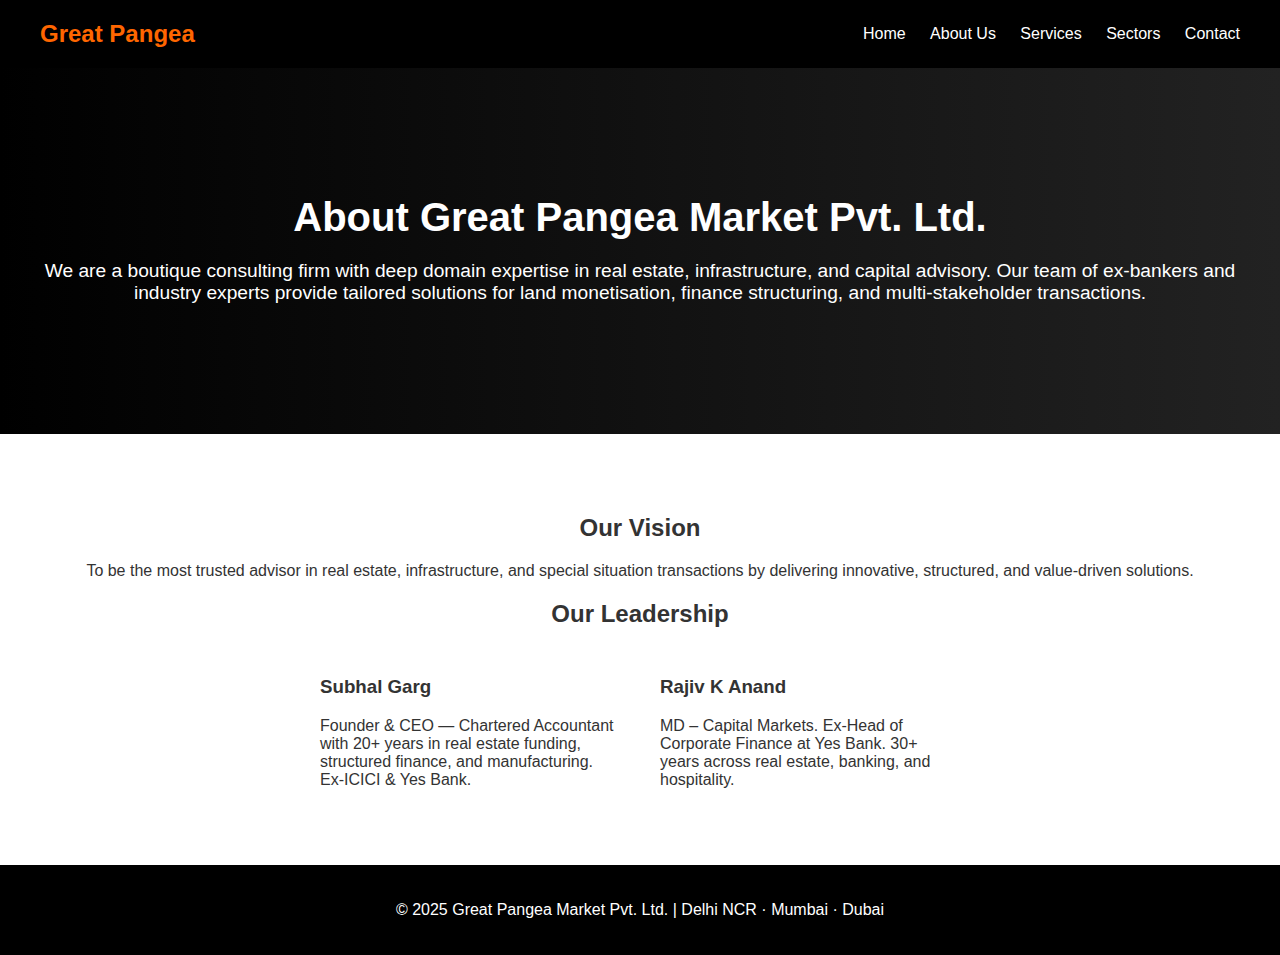
<file: about.html>
<!DOCTYPE html>
<html lang="en">
<head>
  <meta charset="UTF-8" />
  <meta name="viewport" content="width=device-width, initial-scale=1.0" />
  <title>About Us | Great Pangea</title>
  <link rel="stylesheet" href="style.css" />
</head>
<body>
  <header>
    <div class="navbar">
      <div class="logo">Great Pangea</div>
      <nav>
        <a href="index.html">Home</a>
        <a href="about.html">About Us</a>
        <a href="services.html">Services</a>
        <a href="sectors.html">Sectors</a>
        <a href="contact.html">Contact</a>
      </nav>
    </div>
  </header>

  <section class="hero">
    <h1>About Great Pangea Market Pvt. Ltd.</h1>
    <p>We are a boutique consulting firm with deep domain expertise in real estate, infrastructure, and capital advisory. Our team of ex-bankers and industry experts provide tailored solutions for land monetisation, finance structuring, and multi-stakeholder transactions.</p>
  </section>

  <section class="what-we-do">
    <h2>Our Vision</h2>
    <p>To be the most trusted advisor in real estate, infrastructure, and special situation transactions by delivering innovative, structured, and value-driven solutions.</p>

    <h2>Our Leadership</h2>
    <div class="team">
      <div class="member">
        <h3>Subhal Garg</h3>
        <p>Founder & CEO — Chartered Accountant with 20+ years in real estate funding, structured finance, and manufacturing. Ex-ICICI & Yes Bank.</p>
      </div>
      <div class="member">
        <h3>Rajiv K Anand</h3>
        <p>MD – Capital Markets. Ex-Head of Corporate Finance at Yes Bank. 30+ years across real estate, banking, and hospitality.</p>
      </div>
    </div>
  </section>

  <footer>
    <p>© 2025 Great Pangea Market Pvt. Ltd. | Delhi NCR · Mumbai · Dubai</p>
  </footer>
</body>
</html>
</file>
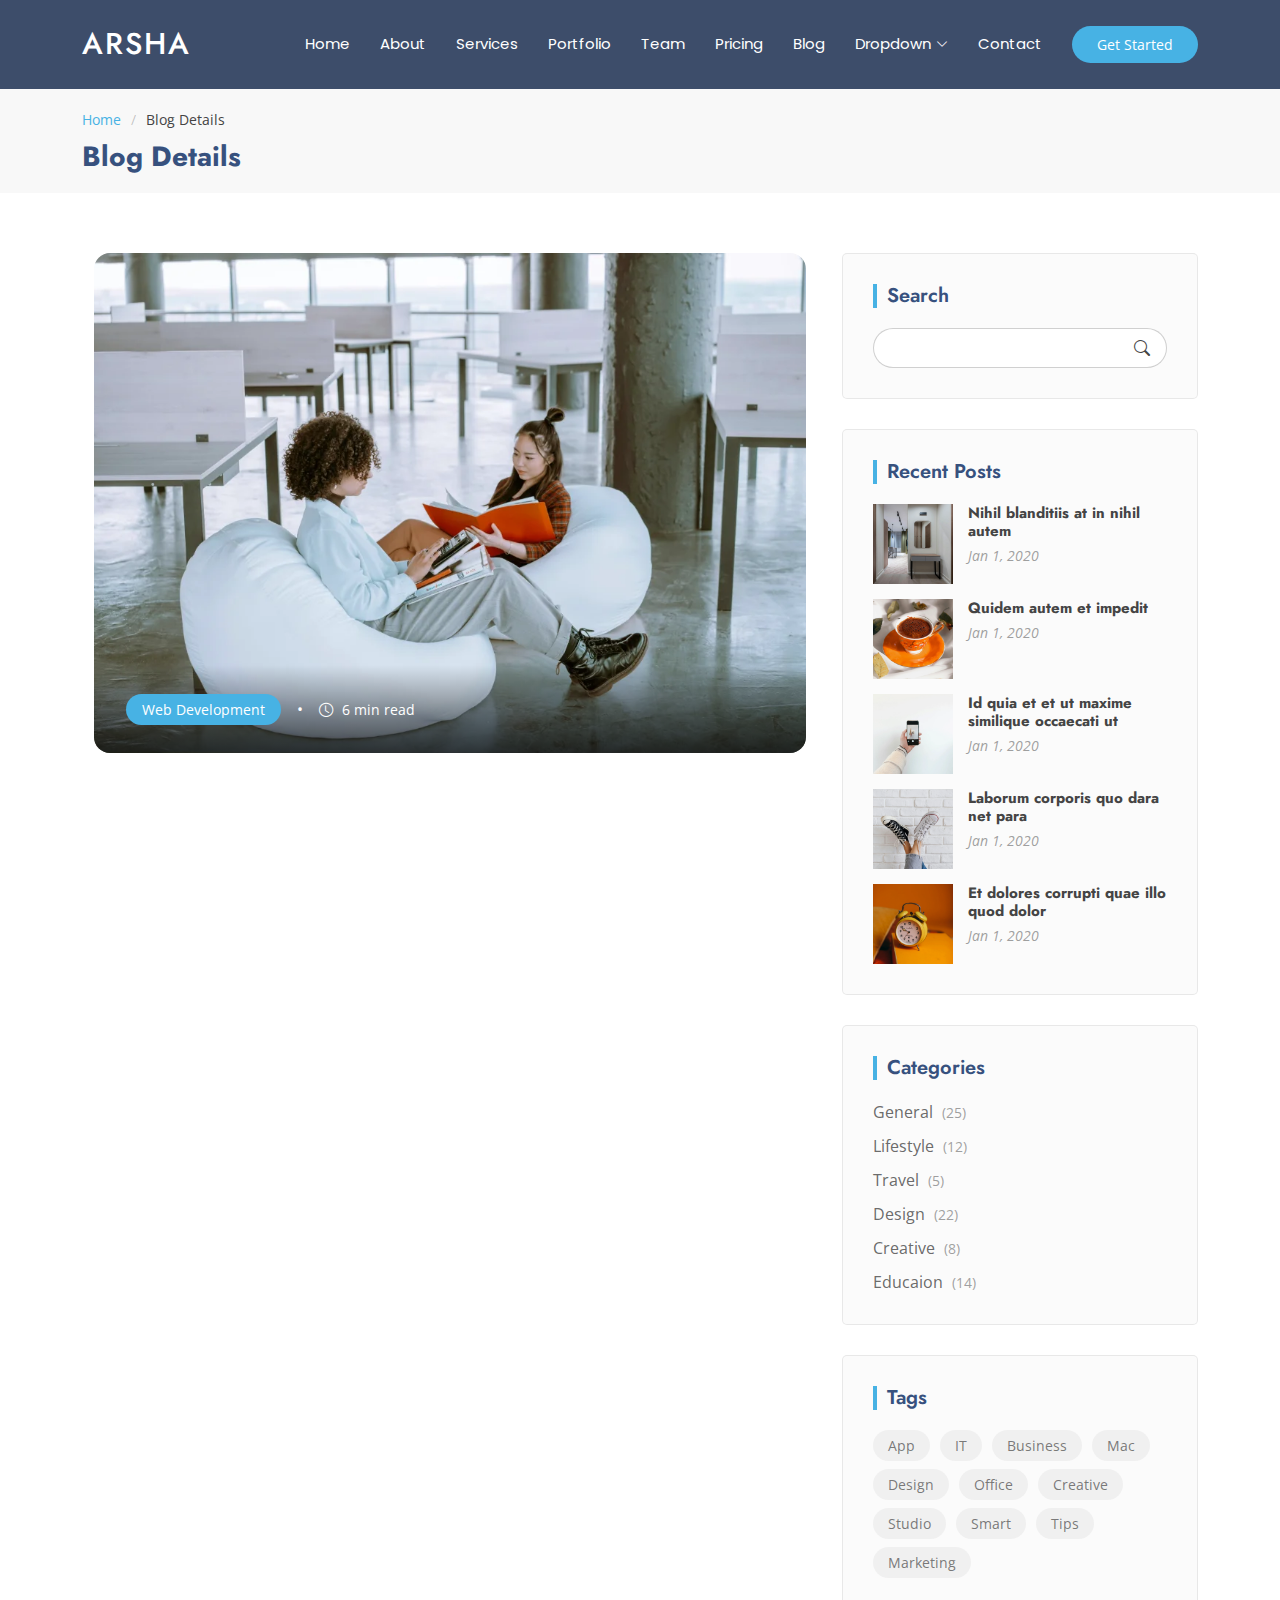
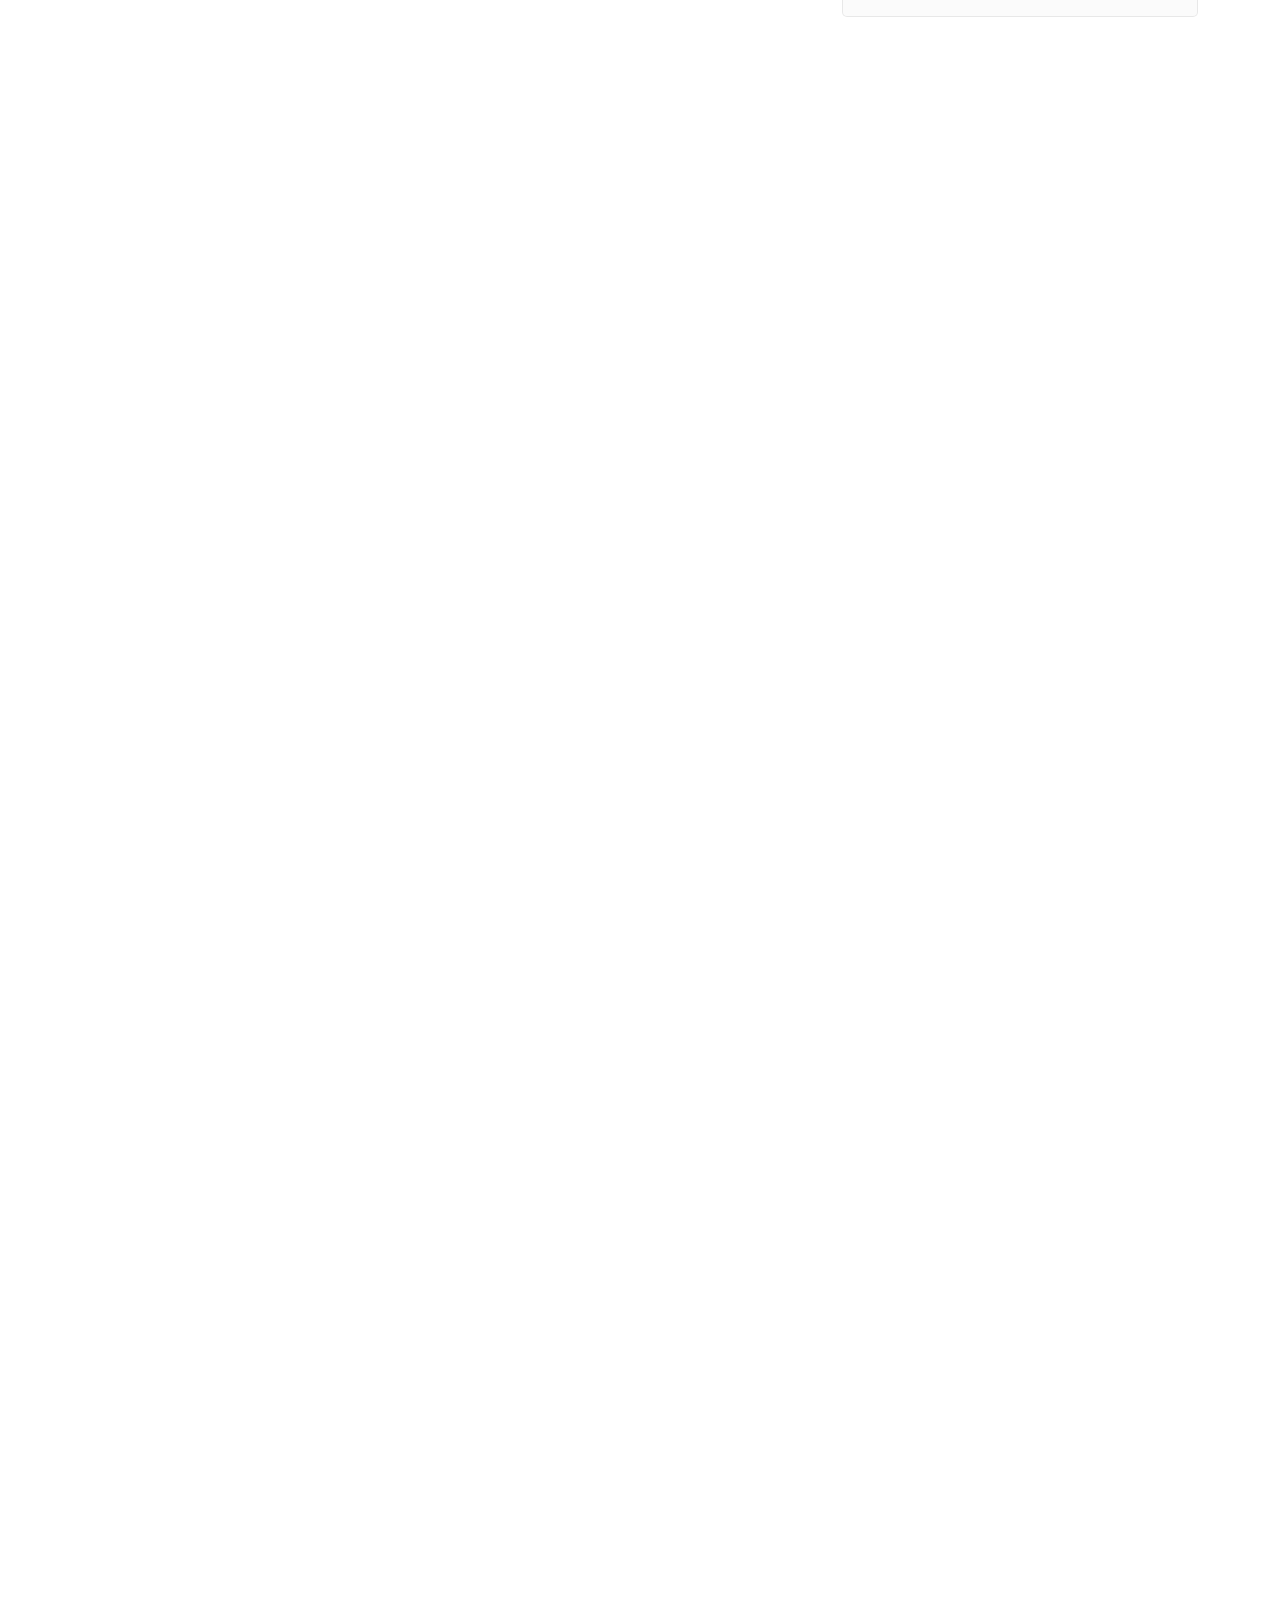
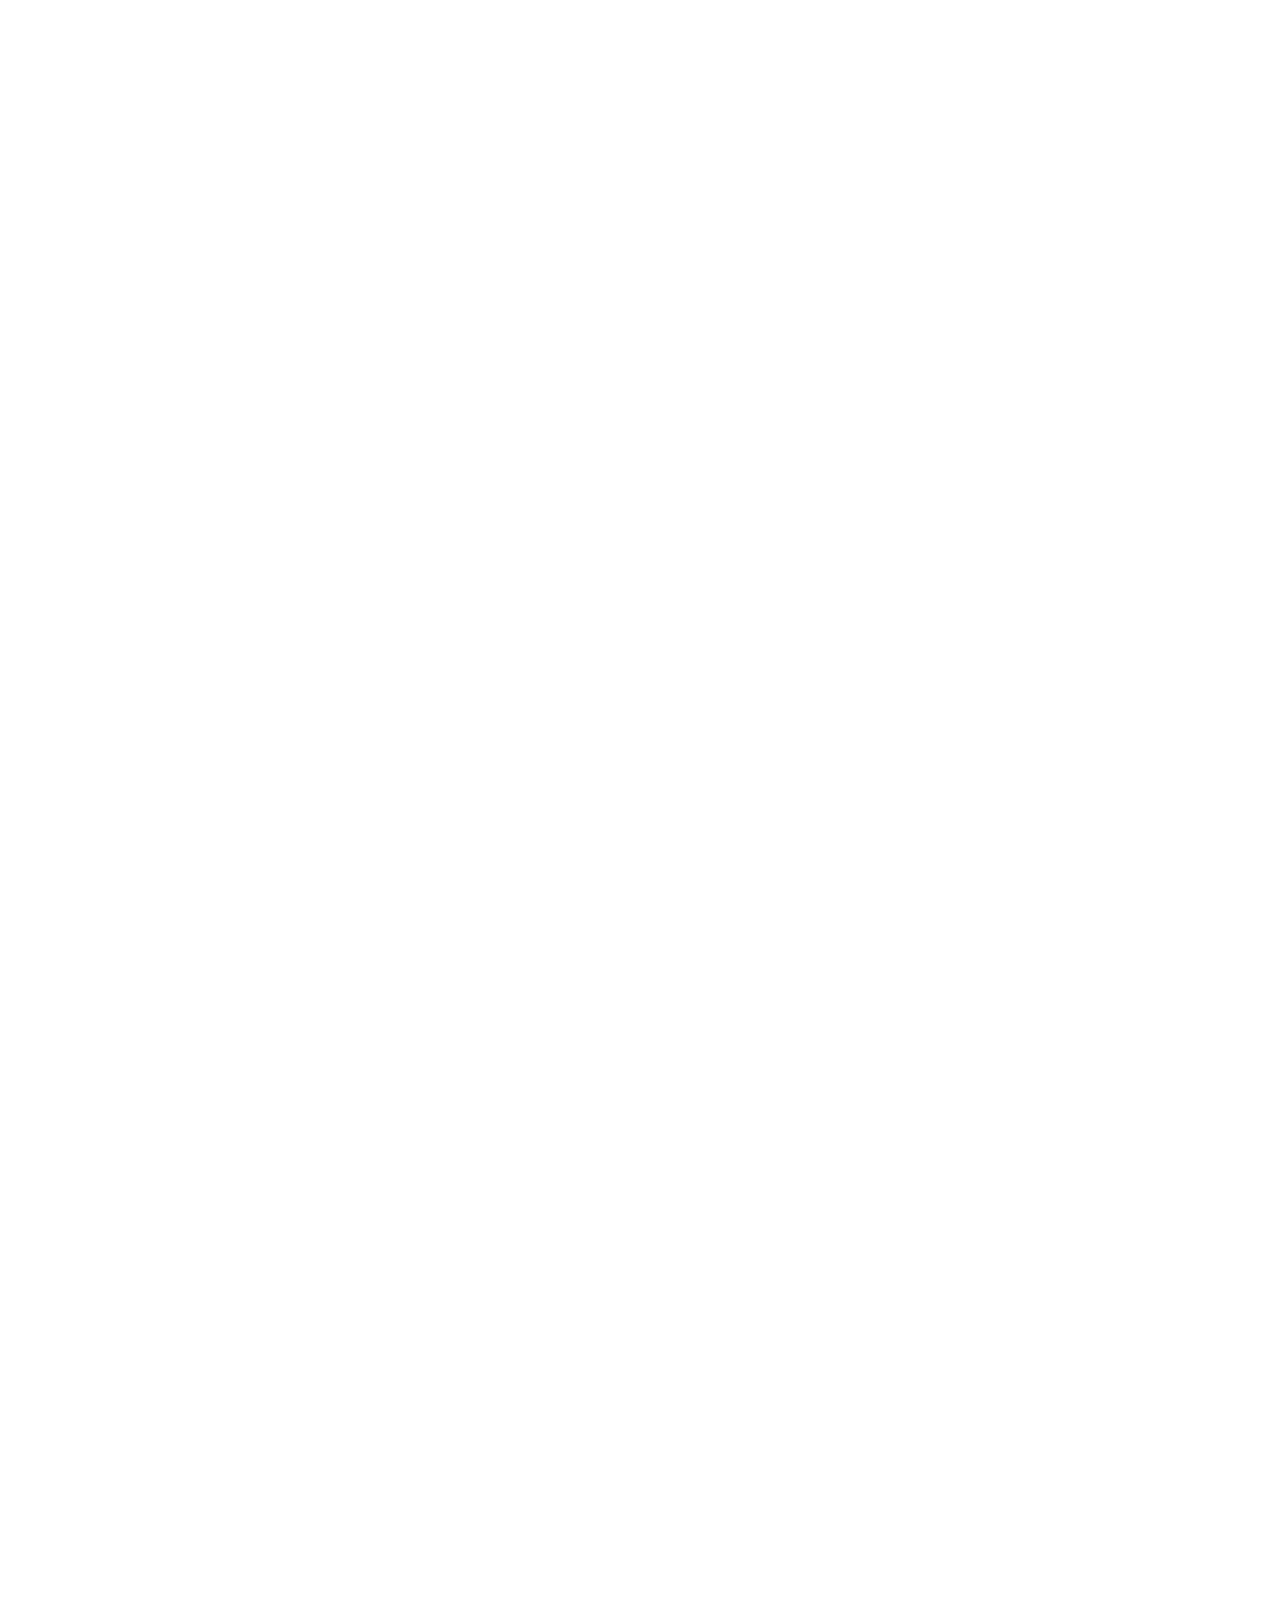
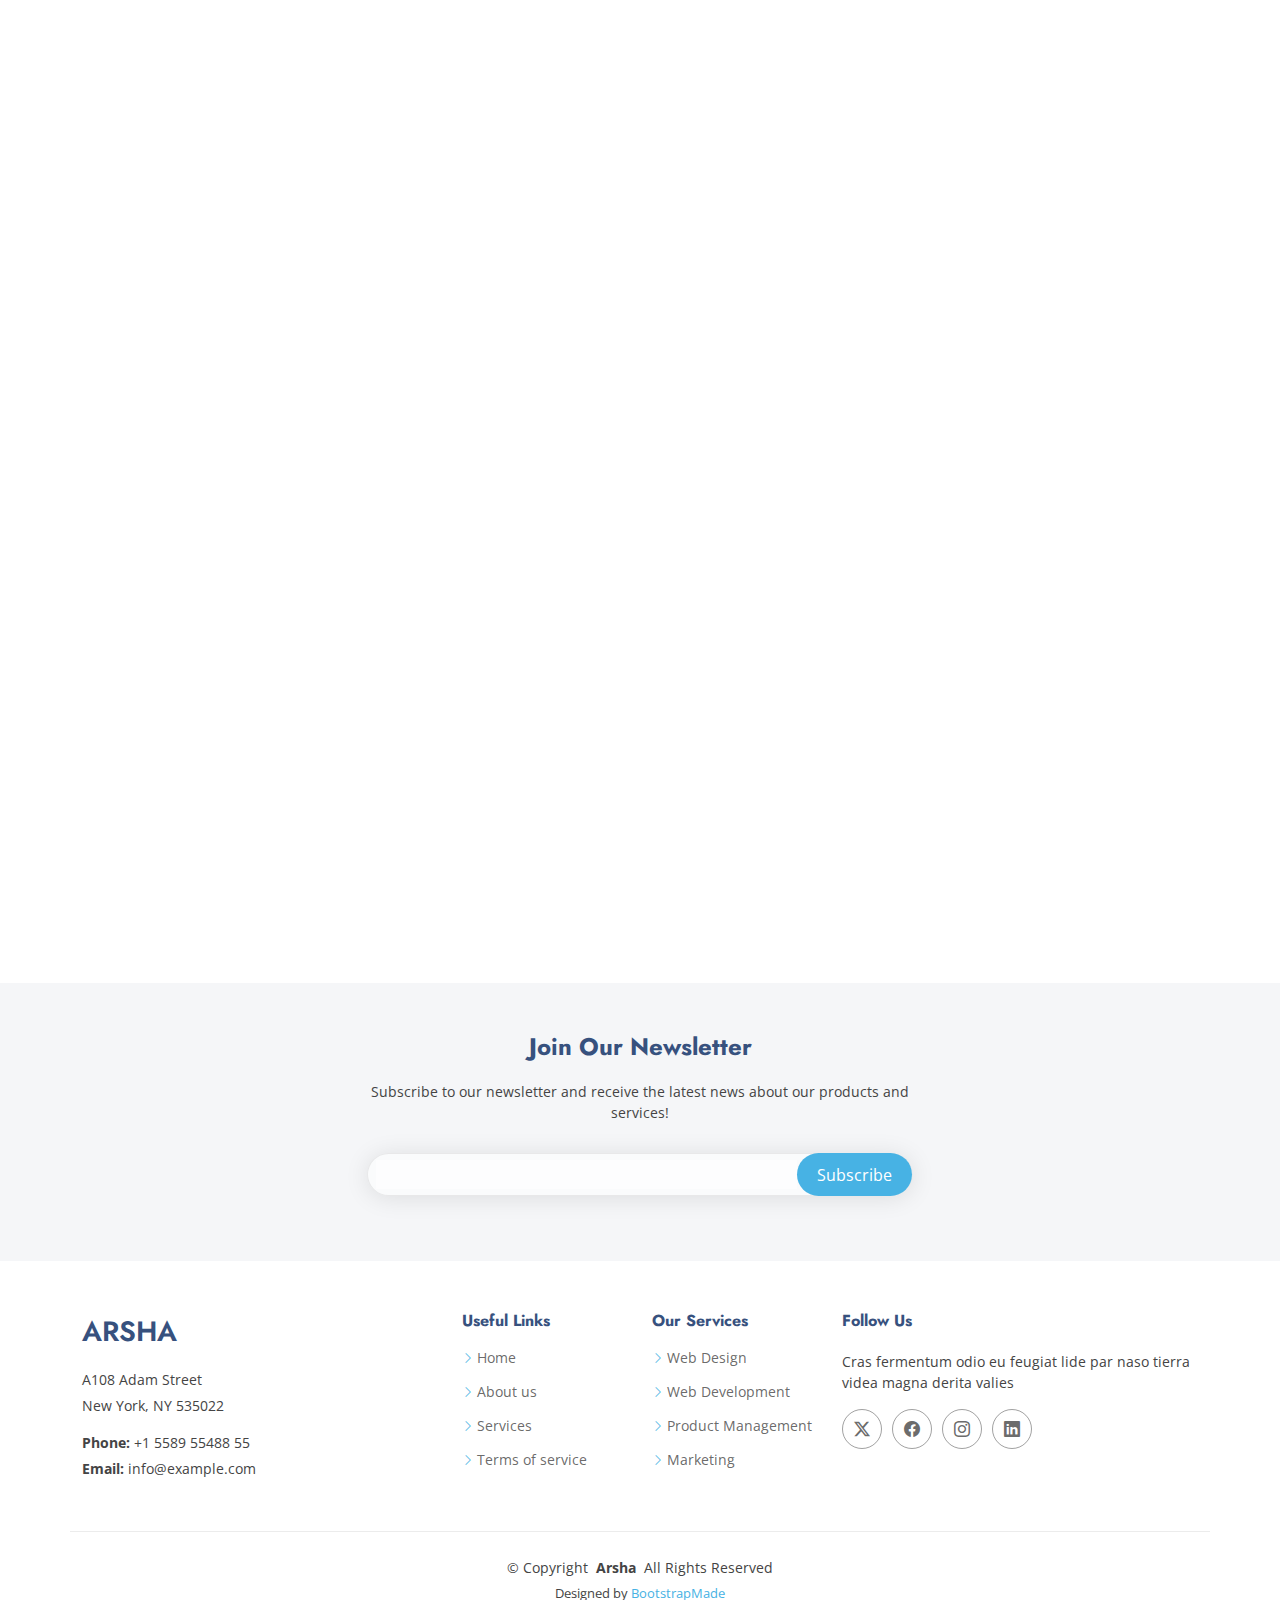
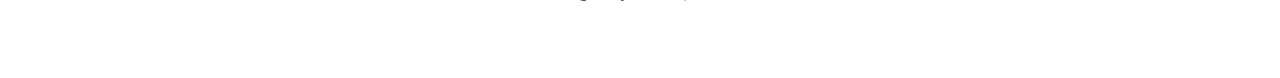
<file: blog-details.html>
<!DOCTYPE html>
<html lang="en">

<head>
  <meta charset="utf-8">
  <meta content="width=device-width, initial-scale=1.0" name="viewport">
  <title>Blog Details - Arsha Bootstrap Template</title>
  <meta name="description" content="">
  <meta name="keywords" content="">

  <!-- Favicons -->
  <link href="assets/img/favicon.png" rel="icon">
  <link href="assets/img/apple-touch-icon.png" rel="apple-touch-icon">

  <!-- Fonts -->
  <link href="https://fonts.googleapis.com" rel="preconnect">
  <link href="https://fonts.gstatic.com" rel="preconnect" crossorigin>
  <link href="https://fonts.googleapis.com/css2?family=Open+Sans:ital,wght@0,300;0,400;0,500;0,600;0,700;0,800;1,300;1,400;1,500;1,600;1,700;1,800&family=Poppins:ital,wght@0,100;0,200;0,300;0,400;0,500;0,600;0,700;0,800;0,900;1,100;1,200;1,300;1,400;1,500;1,600;1,700;1,800;1,900&family=Jost:ital,wght@0,100;0,200;0,300;0,400;0,500;0,600;0,700;0,800;0,900;1,100;1,200;1,300;1,400;1,500;1,600;1,700;1,800;1,900&display=swap" rel="stylesheet">

  <!-- Vendor CSS Files -->
  <link href="assets/vendor/bootstrap/css/bootstrap.min.css" rel="stylesheet">
  <link href="assets/vendor/bootstrap-icons/bootstrap-icons.css" rel="stylesheet">
  <link href="assets/vendor/aos/aos.css" rel="stylesheet">
  <link href="assets/vendor/glightbox/css/glightbox.min.css" rel="stylesheet">
  <link href="assets/vendor/swiper/swiper-bundle.min.css" rel="stylesheet">

  <!-- Main CSS File -->
  <link href="assets/css/main.css" rel="stylesheet">

  <!-- =======================================================
  * Template Name: Arsha
  * Template URL: https://bootstrapmade.com/arsha-free-bootstrap-html-template-corporate/
  * Updated: Feb 22 2025 with Bootstrap v5.3.3
  * Author: BootstrapMade.com
  * License: https://bootstrapmade.com/license/
  ======================================================== -->
</head>

<body class="blog-details-page">

  <header id="header" class="header d-flex align-items-center sticky-top">
    <div class="container-fluid container-xl position-relative d-flex align-items-center">

      <a href="index.html" class="logo d-flex align-items-center me-auto">
        <!-- Uncomment the line below if you also wish to use an image logo -->
        <!-- <img src="assets/img/logo.webp" alt=""> -->
        <h1 class="sitename">Arsha</h1>
      </a>

      <nav id="navmenu" class="navmenu">
        <ul>
          <li><a href="#hero">Home</a></li>
          <li><a href="#about">About</a></li>
          <li><a href="#services">Services</a></li>
          <li><a href="#portfolio">Portfolio</a></li>
          <li><a href="#team">Team</a></li>
          <li><a href="#pricing">Pricing</a></li>
          <li><a href="blog.html">Blog</a></li>
          <li class="dropdown"><a href="#"><span>Dropdown</span> <i class="bi bi-chevron-down toggle-dropdown"></i></a>
            <ul>
              <li><a href="#">Dropdown 1</a></li>
              <li class="dropdown"><a href="#"><span>Deep Dropdown</span> <i class="bi bi-chevron-down toggle-dropdown"></i></a>
                <ul>
                  <li><a href="#">Deep Dropdown 1</a></li>
                  <li><a href="#">Deep Dropdown 2</a></li>
                  <li><a href="#">Deep Dropdown 3</a></li>
                  <li><a href="#">Deep Dropdown 4</a></li>
                  <li><a href="#">Deep Dropdown 5</a></li>
                </ul>
              </li>
              <li><a href="#">Dropdown 2</a></li>
              <li><a href="#">Dropdown 3</a></li>
              <li><a href="#">Dropdown 4</a></li>
            </ul>
          </li>
          <li><a href="#contact">Contact</a></li>
        </ul>
        <i class="mobile-nav-toggle d-xl-none bi bi-list"></i>
      </nav>

      <a class="btn-getstarted" href="#about">Get Started</a>

    </div>
  </header>

  <main class="main">

    <!-- Page Title -->
    <div class="page-title" data-aos="fade">
      <div class="container">
        <nav class="breadcrumbs">
          <ol>
            <li><a href="index.html">Home</a></li>
            <li class="current">Blog Details</li>
          </ol>
        </nav>
        <h1>Blog Details</h1>
      </div>
    </div><!-- End Page Title -->

    <div class="container">
      <div class="row">

        <div class="col-lg-8">

          <!-- Blog Details Section -->
          <section id="blog-details" class="blog-details section">
            <div class="container" data-aos="fade-up">

              <article class="article">

                <div class="hero-img" data-aos="zoom-in">
                  <img src="assets/img/blog/blog-post-3.webp" alt="Featured blog image" class="img-fluid" loading="lazy">
                  <div class="meta-overlay">
                    <div class="meta-categories">
                      <a href="#" class="category">Web Development</a>
                      <span class="divider">•</span>
                      <span class="reading-time"><i class="bi bi-clock"></i> 6 min read</span>
                    </div>
                  </div>
                </div>

                <div class="article-content" data-aos="fade-up" data-aos-delay="100">
                  <div class="content-header">
                    <h1 class="title">Modern Web Development: Best Practices and Future Trends for 2025</h1>

                    <div class="author-info">
                      <div class="author-details">
                        <img src="assets/img/person/person-f-8.webp" alt="Author" class="author-img">
                        <div class="info">
                          <h4>Michael Chen</h4>
                          <span class="role">Senior Web Developer</span>
                        </div>
                      </div>
                      <div class="post-meta">
                        <span class="date"><i class="bi bi-calendar3"></i> Mar 15, 2025</span>
                        <span class="divider">•</span>
                        <span class="comments"><i class="bi bi-chat-text"></i> 18 Comments</span>
                      </div>
                    </div>
                  </div>

                  <div class="content">
                    <p class="lead">
                      The landscape of web development continues to evolve at an unprecedented pace, bringing new technologies, frameworks, and methodologies that reshape how we build modern web applications.
                    </p>

                    <p>
                      As we delve into 2025, the web development ecosystem has transformed dramatically, introducing innovative approaches to building faster, more secure, and highly engaging web experiences. This comprehensive guide explores the latest trends and best practices that are defining the future of web development.
                    </p>

                    <div class="content-image right-aligned">
                      <img src="assets/img/blog/blog-hero-2.webp" class="img-fluid" alt="Modern web development tools" loading="lazy">
                      <figcaption>Modern development environments emphasize collaboration and efficiency</figcaption>
                    </div>

                    <h2>The Rise of Web Components</h2>
                    <p>
                      Web Components have become increasingly crucial in modern web development, offering a standardized way to create reusable custom elements. Key advantages include:
                    </p>
                    <ul>
                      <li>Enhanced code reusability across different frameworks</li>
                      <li>Better encapsulation of functionality</li>
                      <li>Improved maintenance and scalability</li>
                      <li>Framework-agnostic component development</li>
                    </ul>

                    <div class="highlight-box">
                      <h3>Key Trends in 2025</h3>
                      <ul class="trend-list">
                        <li>
                          <i class="bi bi-lightning-charge"></i>
                          <span>Edge Computing and Serverless Architecture</span>
                        </li>
                        <li>
                          <i class="bi bi-shield-check"></i>
                          <span>Enhanced Security Measures</span>
                        </li>
                        <li>
                          <i class="bi bi-phone"></i>
                          <span>Progressive Web Apps (PWAs)</span>
                        </li>
                      </ul>
                    </div>

                    <h2>Performance Optimization</h2>
                    <p>
                      Performance remains a critical factor in web development, with an increasing focus on Core Web Vitals and user experience metrics. Modern applications must be optimized for both speed and efficiency.
                    </p>

                    <blockquote>
                      <p>
                        "The future of web development lies not just in writing code, but in creating seamless, accessible, and performant experiences that work for everyone, everywhere."
                      </p>
                      <cite>Emily Thompson, Web Performance Architect</cite>
                    </blockquote>

                    <div class="content-grid">
                      <div class="row g-4">
                        <div class="col-md-6">
                          <div class="info-card">
                            <i class="bi bi-speedometer2"></i>
                            <h4>Performance Metrics</h4>
                            <p>Focus on Core Web Vitals and user-centric performance metrics for better search rankings and user experience.</p>
                          </div>
                        </div>
                        <div class="col-md-6">
                          <div class="info-card">
                            <i class="bi bi-universal-access"></i>
                            <h4>Accessibility</h4>
                            <p>Implementing WCAG guidelines and ensuring web applications are accessible to all users across different devices.</p>
                          </div>
                        </div>
                      </div>
                    </div>

                    <h2>Looking Forward</h2>
                    <p>
                      As we continue through 2025, web development practices will further evolve, embracing new technologies while maintaining a strong foundation in performance, accessibility, and user experience. Staying updated with these trends and best practices is crucial for developers looking to build modern, scalable web applications.
                    </p>
                  </div>

                  <div class="meta-bottom">
                    <div class="tags-section">
                      <h4>Related Topics</h4>
                      <div class="tags">
                        <a href="#" class="tag">Web Development</a>
                        <a href="#" class="tag">Performance</a>
                        <a href="#" class="tag">Best Practices</a>
                        <a href="#" class="tag">Trends</a>
                        <a href="#" class="tag">2025</a>
                      </div>
                    </div>

                    <div class="share-section">
                      <h4>Share Article</h4>
                      <div class="social-links">
                        <a href="#" class="twitter"><i class="bi bi-twitter-x"></i></a>
                        <a href="#" class="facebook"><i class="bi bi-facebook"></i></a>
                        <a href="#" class="linkedin"><i class="bi bi-linkedin"></i></a>
                        <a href="#" class="copy-link" title="Copy Link"><i class="bi bi-link-45deg"></i></a>
                      </div>
                    </div>
                  </div>
                </div>

              </article>

            </div>
          </section><!-- /Blog Details Section -->

          <!-- Blog Comments Section -->
          <section id="blog-comments" class="blog-comments section">

            <div class="container" data-aos="fade-up" data-aos-delay="100">

              <div class="blog-comments-4">
                <div class="comments-header">
                  <h3 class="title">Community Feedback</h3>
                  <div class="comments-stats">
                    <span class="count">12</span>
                    <span class="label">Comments</span>
                  </div>
                </div>

                <div class="comments-container">
                  <!-- Comment #1 -->
                  <div class="comment-thread">
                    <div class="comment-box">
                      <div class="comment-wrapper">
                        <div class="avatar-wrapper">
                          <img src="assets/img/person/person-f-9.webp" alt="Avatar" loading="lazy">
                          <span class="status-indicator"></span>
                        </div>

                        <div class="comment-content">
                          <div class="comment-header">
                            <div class="user-info">
                              <h4>Thomas Anderson</h4>
                              <span class="time-badge">
                                <i class="bi bi-clock"></i>
                                2 hours ago
                              </span>
                            </div>
                            <div class="engagement">
                              <span class="likes">
                                <i class="bi bi-heart"></i>
                                24
                              </span>
                            </div>
                          </div>

                          <div class="comment-body">
                            <p>Nullam ac urna eu felis dapibus condimentum sit amet a augue. Sed non neque elit. Sed ut imperdiet nisi. Proin condimentum fermentum nunc.</p>
                          </div>

                          <div class="comment-actions">
                            <button class="action-btn like-btn" aria-label="Like comment">
                              <i class="bi bi-heart"></i>
                              <span>Like</span>
                            </button>
                            <button class="action-btn reply-btn" aria-label="Reply to comment">
                              <i class="bi bi-chat"></i>
                              <span>Reply</span>
                            </button>
                            <button class="action-btn share-btn" aria-label="Share comment">
                              <i class="bi bi-share"></i>
                              <span>Share</span>
                            </button>
                          </div>
                        </div>
                      </div>
                    </div>

                    <!-- Replies Container -->
                    <div class="replies-container">
                      <!-- Reply #1 -->
                      <div class="comment-box reply">
                        <div class="comment-wrapper">
                          <div class="avatar-wrapper">
                            <img src="assets/img/person/person-m-9.webp" alt="Avatar" loading="lazy">
                            <span class="status-indicator"></span>
                          </div>

                          <div class="comment-content">
                            <div class="comment-header">
                              <div class="user-info">
                                <h4>Maria Rodriguez</h4>
                                <span class="time-badge">
                                  <i class="bi bi-clock"></i>
                                  1 hour ago
                                </span>
                              </div>
                              <div class="engagement">
                                <span class="likes">
                                  <i class="bi bi-heart"></i>
                                  8
                                </span>
                              </div>
                            </div>

                            <div class="comment-body">
                              <p>Vivamus elementum semper nisi. Aenean vulputate eleifend tellus. Aenean leo ligula, porttitor eu, consequat vitae.</p>
                            </div>

                            <div class="comment-actions">
                              <button class="action-btn like-btn" aria-label="Like comment">
                                <i class="bi bi-heart"></i>
                                <span>Like</span>
                              </button>
                              <button class="action-btn reply-btn" aria-label="Reply to comment">
                                <i class="bi bi-chat"></i>
                                <span>Reply</span>
                              </button>
                              <button class="action-btn share-btn" aria-label="Share comment">
                                <i class="bi bi-share"></i>
                                <span>Share</span>
                              </button>
                            </div>
                          </div>
                        </div>
                      </div>

                      <!-- Reply #2 -->
                      <div class="comment-box reply">
                        <div class="comment-wrapper">
                          <div class="avatar-wrapper">
                            <img src="assets/img/person/person-f-9.webp" alt="Avatar" loading="lazy">
                            <span class="status-indicator"></span>
                          </div>

                          <div class="comment-content">
                            <div class="comment-header">
                              <div class="user-info">
                                <h4>Alex Chen</h4>
                                <span class="time-badge">
                                  <i class="bi bi-clock"></i>
                                  30 minutes ago
                                </span>
                              </div>
                              <div class="engagement">
                                <span class="likes">
                                  <i class="bi bi-heart"></i>
                                  5
                                </span>
                              </div>
                            </div>

                            <div class="comment-body">
                              <p>Cras dapibus. Vivamus elementum semper nisi. Aenean vulputate eleifend tellus.</p>
                            </div>

                            <div class="comment-actions">
                              <button class="action-btn like-btn" aria-label="Like comment">
                                <i class="bi bi-heart"></i>
                                <span>Like</span>
                              </button>
                              <button class="action-btn reply-btn" aria-label="Reply to comment">
                                <i class="bi bi-chat"></i>
                                <span>Reply</span>
                              </button>
                              <button class="action-btn share-btn" aria-label="Share comment">
                                <i class="bi bi-share"></i>
                                <span>Share</span>
                              </button>
                            </div>
                          </div>
                        </div>
                      </div>
                    </div>
                  </div>

                  <!-- Comment #2 -->
                  <div class="comment-thread">
                    <div class="comment-box">
                      <div class="comment-wrapper">
                        <div class="avatar-wrapper">
                          <img src="assets/img/person/person-f-7.webp" alt="Avatar" loading="lazy">
                          <span class="status-indicator"></span>
                        </div>

                        <div class="comment-content">
                          <div class="comment-header">
                            <div class="user-info">
                              <h4>Emily Watson</h4>
                              <span class="time-badge">
                                <i class="bi bi-clock"></i>
                                3 hours ago
                              </span>
                            </div>
                            <div class="engagement">
                              <span class="likes">
                                <i class="bi bi-heart"></i>
                                15
                              </span>
                            </div>
                          </div>

                          <div class="comment-body">
                            <p>Maecenas tempus, tellus eget condimentum rhoncus, sem quam semper libero, sit amet adipiscing sem neque sed ipsum.</p>
                          </div>

                          <div class="comment-actions">
                            <button class="action-btn like-btn" aria-label="Like comment">
                              <i class="bi bi-heart"></i>
                              <span>Like</span>
                            </button>
                            <button class="action-btn reply-btn" aria-label="Reply to comment">
                              <i class="bi bi-chat"></i>
                              <span>Reply</span>
                            </button>
                            <button class="action-btn share-btn" aria-label="Share comment">
                              <i class="bi bi-share"></i>
                              <span>Share</span>
                            </button>
                          </div>
                        </div>
                      </div>
                    </div>
                  </div>
                </div>
              </div>

            </div>

          </section><!-- /Blog Comments Section -->

          <!-- Blog Comment Form Section -->
          <section id="blog-comment-form" class="blog-comment-form section">

            <div class="container" data-aos="fade-up" data-aos-delay="100">

              <form method="post" role="form">

                <div class="form-header">
                  <h3>Leave a Comment</h3>
                  <p>Your email address will not be published. Required fields are marked *</p>
                </div>

                <div class="row gy-3">
                  <div class="col-md-6">
                    <div class="input-group">
                      <label for="name">Full Name *</label>
                      <input type="text" name="name" id="name" placeholder="Enter your full name" required="">
                      <span class="error-text">Please enter your name</span>
                    </div>
                  </div>

                  <div class="col-md-6">
                    <div class="input-group">
                      <label for="email">Email Address *</label>
                      <input type="email" name="email" id="email" placeholder="Enter your email address" required="">
                      <span class="error-text">Please enter a valid email address</span>
                    </div>
                  </div>

                  <div class="col-12">
                    <div class="input-group">
                      <label for="website">Website</label>
                      <input type="url" name="website" id="website" placeholder="Your website (optional)">
                    </div>
                  </div>

                  <div class="col-12">
                    <div class="input-group">
                      <label for="comment">Your Comment *</label>
                      <textarea name="comment" id="comment" rows="5" placeholder="Write your thoughts here..." required=""></textarea>
                      <span class="error-text">Please enter your comment</span>
                    </div>
                  </div>

                  <div class="col-12 text-center">
                    <button type="submit">Post Comment</button>
                  </div>
                </div>

              </form>

            </div>

          </section><!-- /Blog Comment Form Section -->

        </div>

        <div class="col-lg-4 sidebar">

          <div class="widgets-container" data-aos="fade-up" data-aos-delay="200">

            <!-- Search Widget -->
            <div class="search-widget widget-item">

              <h3 class="widget-title">Search</h3>
              <form action="">
                <input type="text">
                <button type="submit" title="Search"><i class="bi bi-search"></i></button>
              </form>

            </div><!--/Search Widget -->

            <!-- Recent Posts Widget -->
            <div class="recent-posts-widget widget-item">

              <h3 class="widget-title">Recent Posts</h3>

              <div class="post-item">
                <img src="assets/img/blog/blog-post-square-1.webp" alt="" class="flex-shrink-0">
                <div>
                  <h4><a href="blog-details.html">Nihil blanditiis at in nihil autem</a></h4>
                  <time datetime="2020-01-01">Jan 1, 2020</time>
                </div>
              </div><!-- End recent post item-->

              <div class="post-item">
                <img src="assets/img/blog/blog-post-square-2.webp" alt="" class="flex-shrink-0">
                <div>
                  <h4><a href="blog-details.html">Quidem autem et impedit</a></h4>
                  <time datetime="2020-01-01">Jan 1, 2020</time>
                </div>
              </div><!-- End recent post item-->

              <div class="post-item">
                <img src="assets/img/blog/blog-post-square-3.webp" alt="" class="flex-shrink-0">
                <div>
                  <h4><a href="blog-details.html">Id quia et et ut maxime similique occaecati ut</a></h4>
                  <time datetime="2020-01-01">Jan 1, 2020</time>
                </div>
              </div><!-- End recent post item-->

              <div class="post-item">
                <img src="assets/img/blog/blog-post-square-4.webp" alt="" class="flex-shrink-0">
                <div>
                  <h4><a href="blog-details.html">Laborum corporis quo dara net para</a></h4>
                  <time datetime="2020-01-01">Jan 1, 2020</time>
                </div>
              </div><!-- End recent post item-->

              <div class="post-item">
                <img src="assets/img/blog/blog-post-square-5.webp" alt="" class="flex-shrink-0">
                <div>
                  <h4><a href="blog-details.html">Et dolores corrupti quae illo quod dolor</a></h4>
                  <time datetime="2020-01-01">Jan 1, 2020</time>
                </div>
              </div><!-- End recent post item-->

            </div><!--/Recent Posts Widget -->

            <!-- Categories Widget -->
            <div class="categories-widget widget-item">

              <h3 class="widget-title">Categories</h3>
              <ul class="mt-3">
                <li><a href="#">General <span>(25)</span></a></li>
                <li><a href="#">Lifestyle <span>(12)</span></a></li>
                <li><a href="#">Travel <span>(5)</span></a></li>
                <li><a href="#">Design <span>(22)</span></a></li>
                <li><a href="#">Creative <span>(8)</span></a></li>
                <li><a href="#">Educaion <span>(14)</span></a></li>
              </ul>

            </div><!--/Categories Widget -->

            <!-- Tags Widget -->
            <div class="tags-widget widget-item">

              <h3 class="widget-title">Tags</h3>
              <ul>
                <li><a href="#">App</a></li>
                <li><a href="#">IT</a></li>
                <li><a href="#">Business</a></li>
                <li><a href="#">Mac</a></li>
                <li><a href="#">Design</a></li>
                <li><a href="#">Office</a></li>
                <li><a href="#">Creative</a></li>
                <li><a href="#">Studio</a></li>
                <li><a href="#">Smart</a></li>
                <li><a href="#">Tips</a></li>
                <li><a href="#">Marketing</a></li>
              </ul>

            </div><!--/Tags Widget -->

          </div>

        </div>

      </div>
    </div>

  </main>

  <footer id="footer" class="footer">

    <div class="footer-newsletter">
      <div class="container">
        <div class="row justify-content-center text-center">
          <div class="col-lg-6">
            <h4>Join Our Newsletter</h4>
            <p>Subscribe to our newsletter and receive the latest news about our products and services!</p>
            <form action="forms/newsletter.php" method="post" class="php-email-form">
              <div class="newsletter-form"><input type="email" name="email"><input type="submit" value="Subscribe"></div>
              <div class="loading">Loading</div>
              <div class="error-message"></div>
              <div class="sent-message">Your subscription request has been sent. Thank you!</div>
            </form>
          </div>
        </div>
      </div>
    </div>

    <div class="container footer-top">
      <div class="row gy-4">
        <div class="col-lg-4 col-md-6 footer-about">
          <a href="index.html" class="d-flex align-items-center">
            <span class="sitename">Arsha</span>
          </a>
          <div class="footer-contact pt-3">
            <p>A108 Adam Street</p>
            <p>New York, NY 535022</p>
            <p class="mt-3"><strong>Phone:</strong> <span>+1 5589 55488 55</span></p>
            <p><strong>Email:</strong> <span>info@example.com</span></p>
          </div>
        </div>

        <div class="col-lg-2 col-md-3 footer-links">
          <h4>Useful Links</h4>
          <ul>
            <li><i class="bi bi-chevron-right"></i> <a href="#">Home</a></li>
            <li><i class="bi bi-chevron-right"></i> <a href="#">About us</a></li>
            <li><i class="bi bi-chevron-right"></i> <a href="#">Services</a></li>
            <li><i class="bi bi-chevron-right"></i> <a href="#">Terms of service</a></li>
          </ul>
        </div>

        <div class="col-lg-2 col-md-3 footer-links">
          <h4>Our Services</h4>
          <ul>
            <li><i class="bi bi-chevron-right"></i> <a href="#">Web Design</a></li>
            <li><i class="bi bi-chevron-right"></i> <a href="#">Web Development</a></li>
            <li><i class="bi bi-chevron-right"></i> <a href="#">Product Management</a></li>
            <li><i class="bi bi-chevron-right"></i> <a href="#">Marketing</a></li>
          </ul>
        </div>

        <div class="col-lg-4 col-md-12">
          <h4>Follow Us</h4>
          <p>Cras fermentum odio eu feugiat lide par naso tierra videa magna derita valies</p>
          <div class="social-links d-flex">
            <a href=""><i class="bi bi-twitter-x"></i></a>
            <a href=""><i class="bi bi-facebook"></i></a>
            <a href=""><i class="bi bi-instagram"></i></a>
            <a href=""><i class="bi bi-linkedin"></i></a>
          </div>
        </div>

      </div>
    </div>

    <div class="container copyright text-center mt-4">
      <p>© <span>Copyright</span> <strong class="px-1 sitename">Arsha</strong> <span>All Rights Reserved</span></p>
      <div class="credits">
        <!-- All the links in the footer should remain intact. -->
        <!-- You can delete the links only if you've purchased the pro version. -->
        <!-- Licensing information: https://bootstrapmade.com/license/ -->
        <!-- Purchase the pro version with working PHP/AJAX contact form: [buy-url] -->
        Designed by <a href="https://bootstrapmade.com/">BootstrapMade</a>
      </div>
    </div>

  </footer>

  <!-- Scroll Top -->
  <a href="#" id="scroll-top" class="scroll-top d-flex align-items-center justify-content-center"><i class="bi bi-arrow-up-short"></i></a>

  <!-- Preloader -->
  <div id="preloader"></div>

  <!-- Vendor JS Files -->
  <script src="assets/vendor/bootstrap/js/bootstrap.bundle.min.js"></script>
  <script src="assets/vendor/php-email-form/validate.js"></script>
  <script src="assets/vendor/aos/aos.js"></script>
  <script src="assets/vendor/glightbox/js/glightbox.min.js"></script>
  <script src="assets/vendor/swiper/swiper-bundle.min.js"></script>
  <script src="assets/vendor/waypoints/noframework.waypoints.js"></script>
  <script src="assets/vendor/imagesloaded/imagesloaded.pkgd.min.js"></script>
  <script src="assets/vendor/isotope-layout/isotope.pkgd.min.js"></script>

  <!-- Main JS File -->
  <script src="assets/js/main.js"></script>

</body>

</html>
</file>
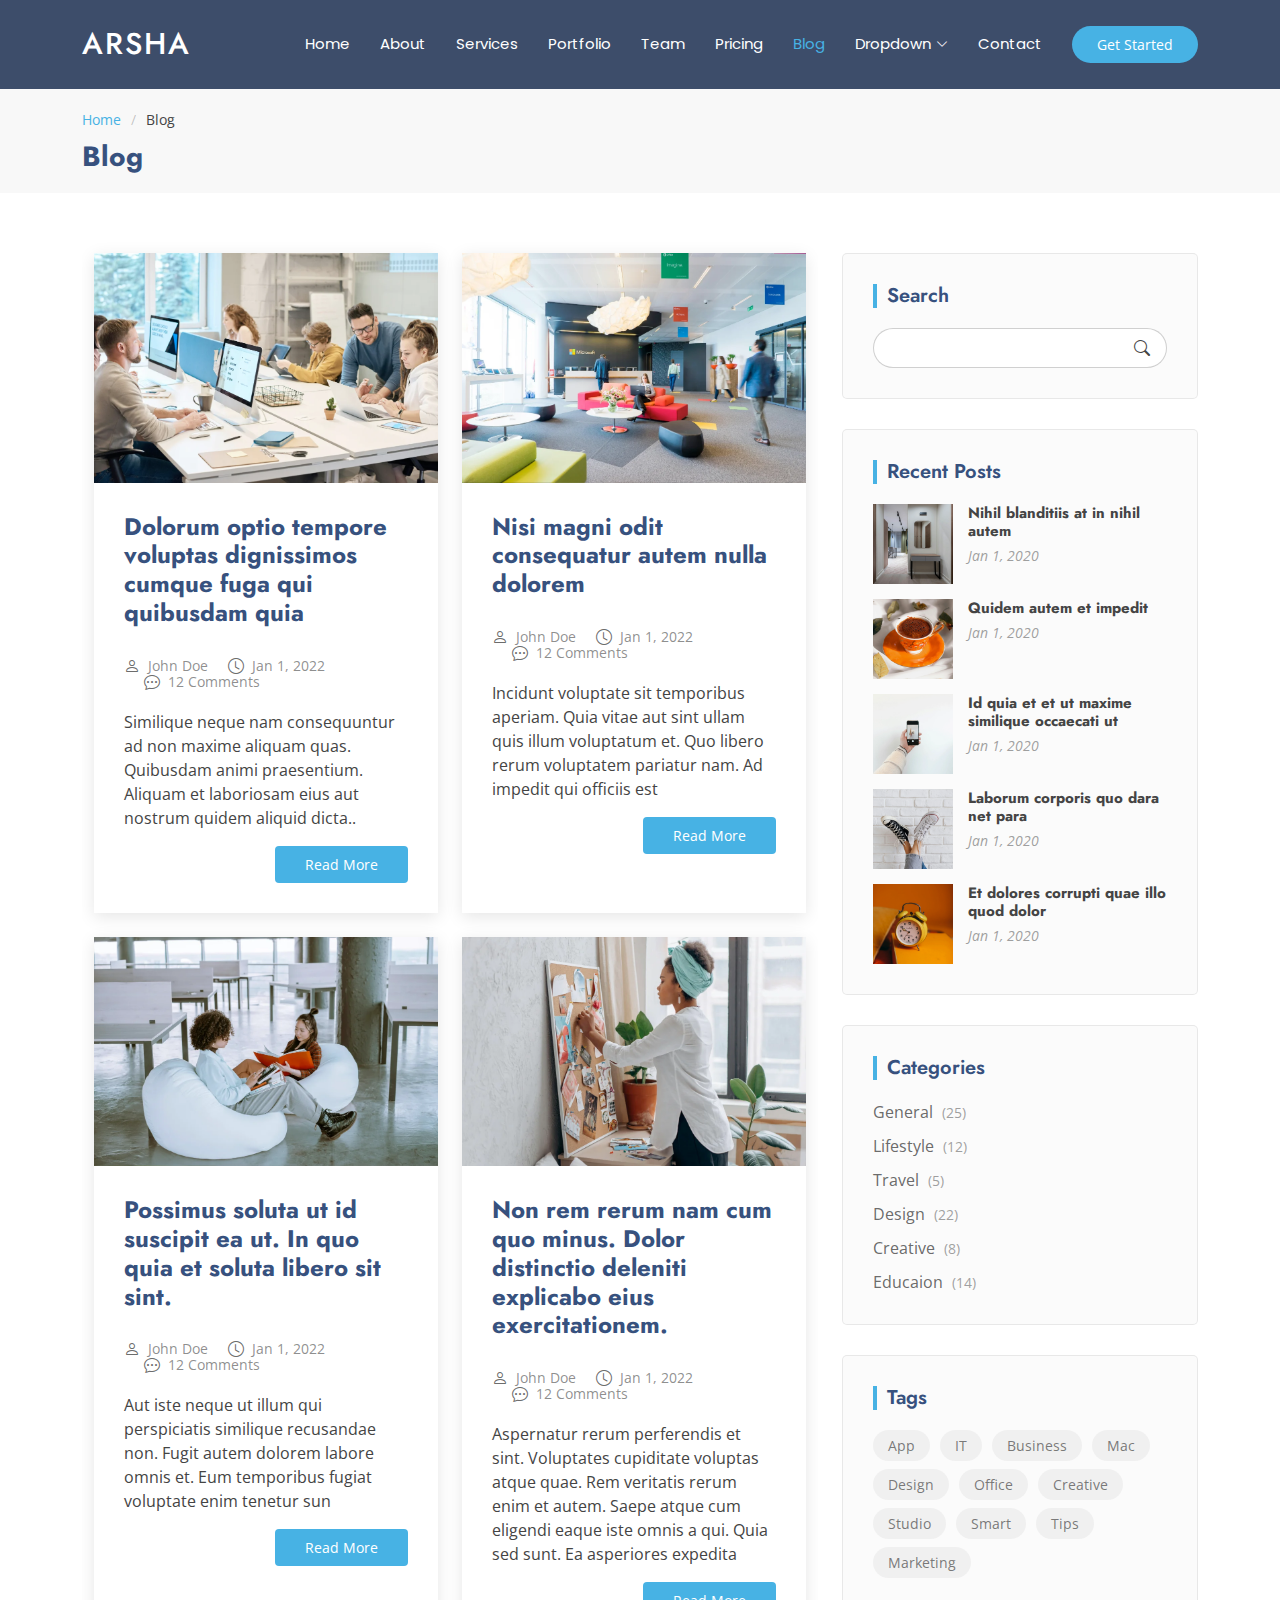
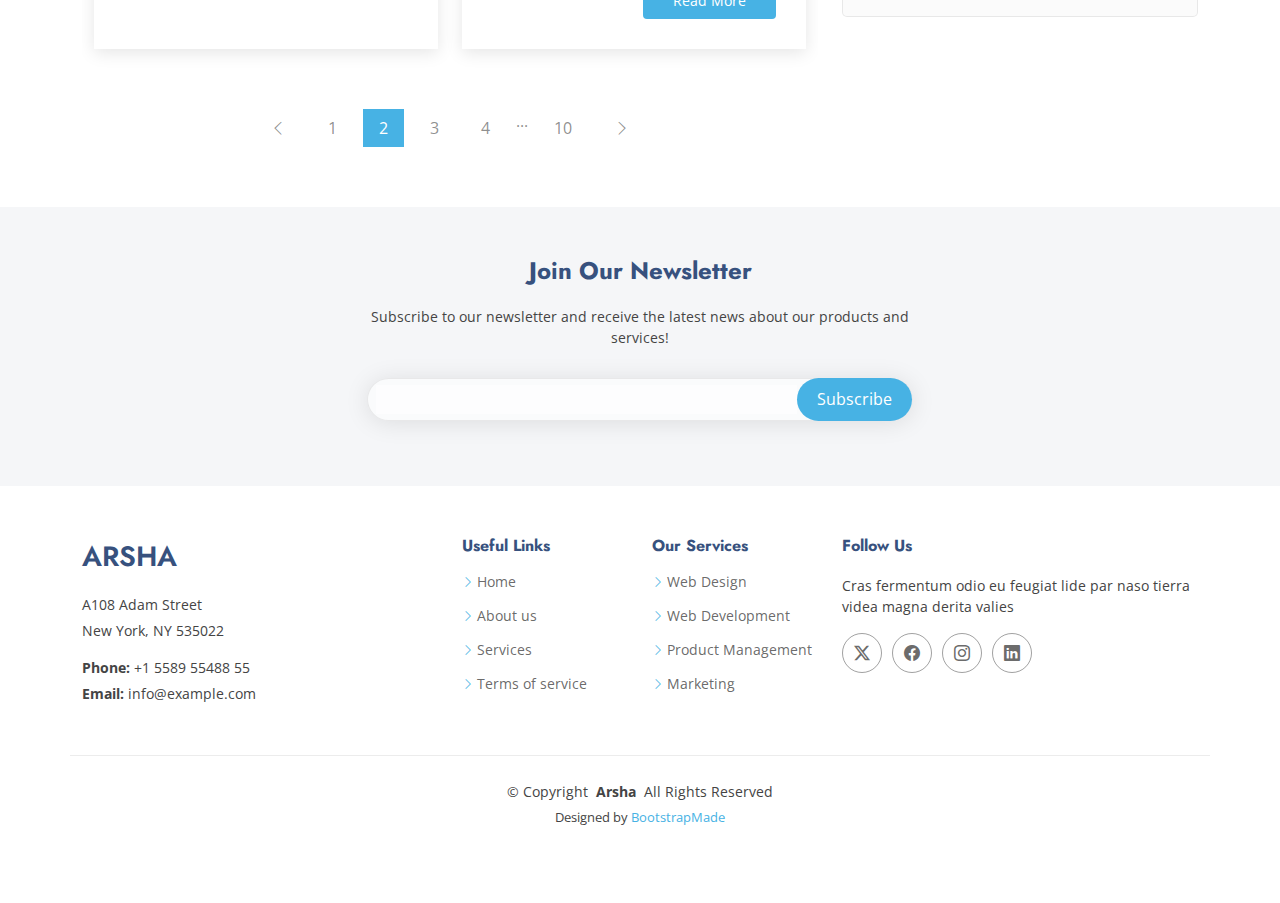
<file: blog.html>
<!DOCTYPE html>
<html lang="en">

<head>
  <meta charset="utf-8">
  <meta content="width=device-width, initial-scale=1.0" name="viewport">
  <title>Blog - Arsha Bootstrap Template</title>
  <meta name="description" content="">
  <meta name="keywords" content="">

  <!-- Favicons -->
  <link href="assets/img/favicon.png" rel="icon">
  <link href="assets/img/apple-touch-icon.png" rel="apple-touch-icon">

  <!-- Fonts -->
  <link href="https://fonts.googleapis.com" rel="preconnect">
  <link href="https://fonts.gstatic.com" rel="preconnect" crossorigin>
  <link href="https://fonts.googleapis.com/css2?family=Open+Sans:ital,wght@0,300;0,400;0,500;0,600;0,700;0,800;1,300;1,400;1,500;1,600;1,700;1,800&family=Poppins:ital,wght@0,100;0,200;0,300;0,400;0,500;0,600;0,700;0,800;0,900;1,100;1,200;1,300;1,400;1,500;1,600;1,700;1,800;1,900&family=Jost:ital,wght@0,100;0,200;0,300;0,400;0,500;0,600;0,700;0,800;0,900;1,100;1,200;1,300;1,400;1,500;1,600;1,700;1,800;1,900&display=swap" rel="stylesheet">

  <!-- Vendor CSS Files -->
  <link href="assets/vendor/bootstrap/css/bootstrap.min.css" rel="stylesheet">
  <link href="assets/vendor/bootstrap-icons/bootstrap-icons.css" rel="stylesheet">
  <link href="assets/vendor/aos/aos.css" rel="stylesheet">
  <link href="assets/vendor/glightbox/css/glightbox.min.css" rel="stylesheet">
  <link href="assets/vendor/swiper/swiper-bundle.min.css" rel="stylesheet">

  <!-- Main CSS File -->
  <link href="assets/css/main.css" rel="stylesheet">

  <!-- =======================================================
  * Template Name: Arsha
  * Template URL: https://bootstrapmade.com/arsha-free-bootstrap-html-template-corporate/
  * Updated: Feb 22 2025 with Bootstrap v5.3.3
  * Author: BootstrapMade.com
  * License: https://bootstrapmade.com/license/
  ======================================================== -->
</head>

<body class="blog-page">

  <header id="header" class="header d-flex align-items-center sticky-top">
    <div class="container-fluid container-xl position-relative d-flex align-items-center">

      <a href="index.html" class="logo d-flex align-items-center me-auto">
        <!-- Uncomment the line below if you also wish to use an image logo -->
        <!-- <img src="assets/img/logo.webp" alt=""> -->
        <h1 class="sitename">Arsha</h1>
      </a>

      <nav id="navmenu" class="navmenu">
        <ul>
          <li><a href="#hero">Home</a></li>
          <li><a href="#about">About</a></li>
          <li><a href="#services">Services</a></li>
          <li><a href="#portfolio">Portfolio</a></li>
          <li><a href="#team">Team</a></li>
          <li><a href="#pricing">Pricing</a></li>
          <li><a href="blog.html" class="active">Blog</a></li>
          <li class="dropdown"><a href="#"><span>Dropdown</span> <i class="bi bi-chevron-down toggle-dropdown"></i></a>
            <ul>
              <li><a href="#">Dropdown 1</a></li>
              <li class="dropdown"><a href="#"><span>Deep Dropdown</span> <i class="bi bi-chevron-down toggle-dropdown"></i></a>
                <ul>
                  <li><a href="#">Deep Dropdown 1</a></li>
                  <li><a href="#">Deep Dropdown 2</a></li>
                  <li><a href="#">Deep Dropdown 3</a></li>
                  <li><a href="#">Deep Dropdown 4</a></li>
                  <li><a href="#">Deep Dropdown 5</a></li>
                </ul>
              </li>
              <li><a href="#">Dropdown 2</a></li>
              <li><a href="#">Dropdown 3</a></li>
              <li><a href="#">Dropdown 4</a></li>
            </ul>
          </li>
          <li><a href="#contact">Contact</a></li>
        </ul>
        <i class="mobile-nav-toggle d-xl-none bi bi-list"></i>
      </nav>

      <a class="btn-getstarted" href="#about">Get Started</a>

    </div>
  </header>

  <main class="main">

    <!-- Page Title -->
    <div class="page-title" data-aos="fade">
      <div class="container">
        <nav class="breadcrumbs">
          <ol>
            <li><a href="index.html">Home</a></li>
            <li class="current">Blog</li>
          </ol>
        </nav>
        <h1>Blog</h1>
      </div>
    </div><!-- End Page Title -->

    <div class="container">
      <div class="row">

        <div class="col-lg-8">

          <!-- Blog Posts Section -->
          <section id="blog-posts" class="blog-posts section">

            <div class="container" data-aos="fade-up" data-aos-delay="100">

              <div class="row gy-4">

                <div class="col-lg-6">
                  <article>

                    <div class="post-img">
                      <img src="assets/img/blog/blog-post-1.webp" alt="" class="img-fluid">
                    </div>

                    <h2 class="title">
                      <a href="blog-details.html">Dolorum optio tempore voluptas dignissimos cumque fuga qui quibusdam quia</a>
                    </h2>

                    <div class="meta-top">
                      <ul>
                        <li class="d-flex align-items-center"><i class="bi bi-person"></i> <a href="blog-details.html">John Doe</a></li>
                        <li class="d-flex align-items-center"><i class="bi bi-clock"></i> <a href="blog-details.html"><time datetime="2022-01-01">Jan 1, 2022</time></a></li>
                        <li class="d-flex align-items-center"><i class="bi bi-chat-dots"></i> <a href="blog-details.html">12 Comments</a></li>
                      </ul>
                    </div>

                    <div class="content">
                      <p>
                        Similique neque nam consequuntur ad non maxime aliquam quas. Quibusdam animi praesentium. Aliquam et laboriosam eius aut nostrum quidem aliquid dicta..
                      </p>

                      <div class="read-more">
                        <a href="blog-details.html">Read More</a>
                      </div>
                    </div>

                  </article>
                </div><!-- End post list item -->

                <div class="col-lg-6">

                  <article>

                    <div class="post-img">
                      <img src="assets/img/blog/blog-post-2.webp" alt="" class="img-fluid">
                    </div>

                    <h2 class="title">
                      <a href="blog-details.html">Nisi magni odit consequatur autem nulla dolorem</a>
                    </h2>

                    <div class="meta-top">
                      <ul>
                        <li class="d-flex align-items-center"><i class="bi bi-person"></i> <a href="blog-details.html">John Doe</a></li>
                        <li class="d-flex align-items-center"><i class="bi bi-clock"></i> <a href="blog-details.html"><time datetime="2022-01-01">Jan 1, 2022</time></a></li>
                        <li class="d-flex align-items-center"><i class="bi bi-chat-dots"></i> <a href="blog-details.html">12 Comments</a></li>
                      </ul>
                    </div>

                    <div class="content">
                      <p>
                        Incidunt voluptate sit temporibus aperiam. Quia vitae aut sint ullam quis illum voluptatum et. Quo libero rerum voluptatem pariatur nam.
                        Ad impedit qui officiis est</p>
                      <div class="read-more">
                        <a href="blog-details.html">Read More</a>
                      </div>
                    </div>

                  </article>

                </div><!-- End post list item -->

                <div class="col-lg-6">

                  <article>

                    <div class="post-img">
                      <img src="assets/img/blog/blog-post-3.webp" alt="" class="img-fluid">
                    </div>

                    <h2 class="title">
                      <a href="blog-details.html">Possimus soluta ut id suscipit ea ut. In quo quia et soluta libero sit sint.</a>
                    </h2>

                    <div class="meta-top">
                      <ul>
                        <li class="d-flex align-items-center"><i class="bi bi-person"></i> <a href="blog-details.html">John Doe</a></li>
                        <li class="d-flex align-items-center"><i class="bi bi-clock"></i> <a href="blog-details.html"><time datetime="2022-01-01">Jan 1, 2022</time></a></li>
                        <li class="d-flex align-items-center"><i class="bi bi-chat-dots"></i> <a href="blog-details.html">12 Comments</a></li>
                      </ul>
                    </div>

                    <div class="content">
                      <p>
                        Aut iste neque ut illum qui perspiciatis similique recusandae non. Fugit autem dolorem labore omnis et. Eum temporibus fugiat voluptate enim tenetur sun</p>
                      <div class="read-more">
                        <a href="blog-details.html">Read More</a>
                      </div>
                    </div>

                  </article>

                </div><!-- End post list item -->

                <div class="col-lg-6">

                  <article>

                    <div class="post-img">
                      <img src="assets/img/blog/blog-post-4.webp" alt="" class="img-fluid">
                    </div>

                    <h2 class="title">
                      <a href="blog-details.html">Non rem rerum nam cum quo minus. Dolor distinctio deleniti explicabo eius exercitationem.</a>
                    </h2>

                    <div class="meta-top">
                      <ul>
                        <li class="d-flex align-items-center"><i class="bi bi-person"></i> <a href="blog-details.html">John Doe</a></li>
                        <li class="d-flex align-items-center"><i class="bi bi-clock"></i> <a href="blog-details.html"><time datetime="2022-01-01">Jan 1, 2022</time></a></li>
                        <li class="d-flex align-items-center"><i class="bi bi-chat-dots"></i> <a href="blog-details.html">12 Comments</a></li>
                      </ul>
                    </div>

                    <div class="content">
                      <p>
                        Aspernatur rerum perferendis et sint. Voluptates cupiditate voluptas atque quae. Rem veritatis rerum enim et autem. Saepe atque cum eligendi eaque iste omnis a qui.
                        Quia sed sunt. Ea asperiores expedita <br></p>
                      <div class="read-more">
                        <a href="blog-details.html">Read More</a>
                      </div>
                    </div>

                  </article>

                </div><!-- End post list item -->

              </div><!-- End blog posts list -->

            </div>

          </section><!-- /Blog Posts Section -->

          <!-- Pagination 2 Section -->
          <section id="pagination-2" class="pagination-2 section">

            <div class="container">
              <div class="d-flex justify-content-center">
                <ul>
                  <li><a href="#"><i class="bi bi-chevron-left"></i></a></li>
                  <li><a href="#">1</a></li>
                  <li><a href="#" class="active">2</a></li>
                  <li><a href="#">3</a></li>
                  <li><a href="#">4</a></li>
                  <li>...</li>
                  <li><a href="#">10</a></li>
                  <li><a href="#"><i class="bi bi-chevron-right"></i></a></li>
                </ul>
              </div>
            </div>

          </section><!-- /Pagination 2 Section -->

        </div>

        <div class="col-lg-4 sidebar">

          <div class="widgets-container" data-aos="fade-up" data-aos-delay="200">

            <!-- Search Widget -->
            <div class="search-widget widget-item">

              <h3 class="widget-title">Search</h3>
              <form action="">
                <input type="text">
                <button type="submit" title="Search"><i class="bi bi-search"></i></button>
              </form>

            </div><!--/Search Widget -->

            <!-- Recent Posts Widget -->
            <div class="recent-posts-widget widget-item">

              <h3 class="widget-title">Recent Posts</h3>

              <div class="post-item">
                <img src="assets/img/blog/blog-post-square-1.webp" alt="" class="flex-shrink-0">
                <div>
                  <h4><a href="blog-details.html">Nihil blanditiis at in nihil autem</a></h4>
                  <time datetime="2020-01-01">Jan 1, 2020</time>
                </div>
              </div><!-- End recent post item-->

              <div class="post-item">
                <img src="assets/img/blog/blog-post-square-2.webp" alt="" class="flex-shrink-0">
                <div>
                  <h4><a href="blog-details.html">Quidem autem et impedit</a></h4>
                  <time datetime="2020-01-01">Jan 1, 2020</time>
                </div>
              </div><!-- End recent post item-->

              <div class="post-item">
                <img src="assets/img/blog/blog-post-square-3.webp" alt="" class="flex-shrink-0">
                <div>
                  <h4><a href="blog-details.html">Id quia et et ut maxime similique occaecati ut</a></h4>
                  <time datetime="2020-01-01">Jan 1, 2020</time>
                </div>
              </div><!-- End recent post item-->

              <div class="post-item">
                <img src="assets/img/blog/blog-post-square-4.webp" alt="" class="flex-shrink-0">
                <div>
                  <h4><a href="blog-details.html">Laborum corporis quo dara net para</a></h4>
                  <time datetime="2020-01-01">Jan 1, 2020</time>
                </div>
              </div><!-- End recent post item-->

              <div class="post-item">
                <img src="assets/img/blog/blog-post-square-5.webp" alt="" class="flex-shrink-0">
                <div>
                  <h4><a href="blog-details.html">Et dolores corrupti quae illo quod dolor</a></h4>
                  <time datetime="2020-01-01">Jan 1, 2020</time>
                </div>
              </div><!-- End recent post item-->

            </div><!--/Recent Posts Widget -->

            <!-- Categories Widget -->
            <div class="categories-widget widget-item">

              <h3 class="widget-title">Categories</h3>
              <ul class="mt-3">
                <li><a href="#">General <span>(25)</span></a></li>
                <li><a href="#">Lifestyle <span>(12)</span></a></li>
                <li><a href="#">Travel <span>(5)</span></a></li>
                <li><a href="#">Design <span>(22)</span></a></li>
                <li><a href="#">Creative <span>(8)</span></a></li>
                <li><a href="#">Educaion <span>(14)</span></a></li>
              </ul>

            </div><!--/Categories Widget -->

            <!-- Tags Widget -->
            <div class="tags-widget widget-item">

              <h3 class="widget-title">Tags</h3>
              <ul>
                <li><a href="#">App</a></li>
                <li><a href="#">IT</a></li>
                <li><a href="#">Business</a></li>
                <li><a href="#">Mac</a></li>
                <li><a href="#">Design</a></li>
                <li><a href="#">Office</a></li>
                <li><a href="#">Creative</a></li>
                <li><a href="#">Studio</a></li>
                <li><a href="#">Smart</a></li>
                <li><a href="#">Tips</a></li>
                <li><a href="#">Marketing</a></li>
              </ul>

            </div><!--/Tags Widget -->

          </div>

        </div>

      </div>
    </div>

  </main>

  <footer id="footer" class="footer">

    <div class="footer-newsletter">
      <div class="container">
        <div class="row justify-content-center text-center">
          <div class="col-lg-6">
            <h4>Join Our Newsletter</h4>
            <p>Subscribe to our newsletter and receive the latest news about our products and services!</p>
            <form action="forms/newsletter.php" method="post" class="php-email-form">
              <div class="newsletter-form"><input type="email" name="email"><input type="submit" value="Subscribe"></div>
              <div class="loading">Loading</div>
              <div class="error-message"></div>
              <div class="sent-message">Your subscription request has been sent. Thank you!</div>
            </form>
          </div>
        </div>
      </div>
    </div>

    <div class="container footer-top">
      <div class="row gy-4">
        <div class="col-lg-4 col-md-6 footer-about">
          <a href="index.html" class="d-flex align-items-center">
            <span class="sitename">Arsha</span>
          </a>
          <div class="footer-contact pt-3">
            <p>A108 Adam Street</p>
            <p>New York, NY 535022</p>
            <p class="mt-3"><strong>Phone:</strong> <span>+1 5589 55488 55</span></p>
            <p><strong>Email:</strong> <span>info@example.com</span></p>
          </div>
        </div>

        <div class="col-lg-2 col-md-3 footer-links">
          <h4>Useful Links</h4>
          <ul>
            <li><i class="bi bi-chevron-right"></i> <a href="#">Home</a></li>
            <li><i class="bi bi-chevron-right"></i> <a href="#">About us</a></li>
            <li><i class="bi bi-chevron-right"></i> <a href="#">Services</a></li>
            <li><i class="bi bi-chevron-right"></i> <a href="#">Terms of service</a></li>
          </ul>
        </div>

        <div class="col-lg-2 col-md-3 footer-links">
          <h4>Our Services</h4>
          <ul>
            <li><i class="bi bi-chevron-right"></i> <a href="#">Web Design</a></li>
            <li><i class="bi bi-chevron-right"></i> <a href="#">Web Development</a></li>
            <li><i class="bi bi-chevron-right"></i> <a href="#">Product Management</a></li>
            <li><i class="bi bi-chevron-right"></i> <a href="#">Marketing</a></li>
          </ul>
        </div>

        <div class="col-lg-4 col-md-12">
          <h4>Follow Us</h4>
          <p>Cras fermentum odio eu feugiat lide par naso tierra videa magna derita valies</p>
          <div class="social-links d-flex">
            <a href=""><i class="bi bi-twitter-x"></i></a>
            <a href=""><i class="bi bi-facebook"></i></a>
            <a href=""><i class="bi bi-instagram"></i></a>
            <a href=""><i class="bi bi-linkedin"></i></a>
          </div>
        </div>

      </div>
    </div>

    <div class="container copyright text-center mt-4">
      <p>© <span>Copyright</span> <strong class="px-1 sitename">Arsha</strong> <span>All Rights Reserved</span></p>
      <div class="credits">
        <!-- All the links in the footer should remain intact. -->
        <!-- You can delete the links only if you've purchased the pro version. -->
        <!-- Licensing information: https://bootstrapmade.com/license/ -->
        <!-- Purchase the pro version with working PHP/AJAX contact form: [buy-url] -->
        Designed by <a href="https://bootstrapmade.com/">BootstrapMade</a>
      </div>
    </div>

  </footer>

  <!-- Scroll Top -->
  <a href="#" id="scroll-top" class="scroll-top d-flex align-items-center justify-content-center"><i class="bi bi-arrow-up-short"></i></a>

  <!-- Preloader -->
  <div id="preloader"></div>

  <!-- Vendor JS Files -->
  <script src="assets/vendor/bootstrap/js/bootstrap.bundle.min.js"></script>
  <script src="assets/vendor/php-email-form/validate.js"></script>
  <script src="assets/vendor/aos/aos.js"></script>
  <script src="assets/vendor/glightbox/js/glightbox.min.js"></script>
  <script src="assets/vendor/swiper/swiper-bundle.min.js"></script>
  <script src="assets/vendor/waypoints/noframework.waypoints.js"></script>
  <script src="assets/vendor/imagesloaded/imagesloaded.pkgd.min.js"></script>
  <script src="assets/vendor/isotope-layout/isotope.pkgd.min.js"></script>

  <!-- Main JS File -->
  <script src="assets/js/main.js"></script>

</body>

</html>
</file>
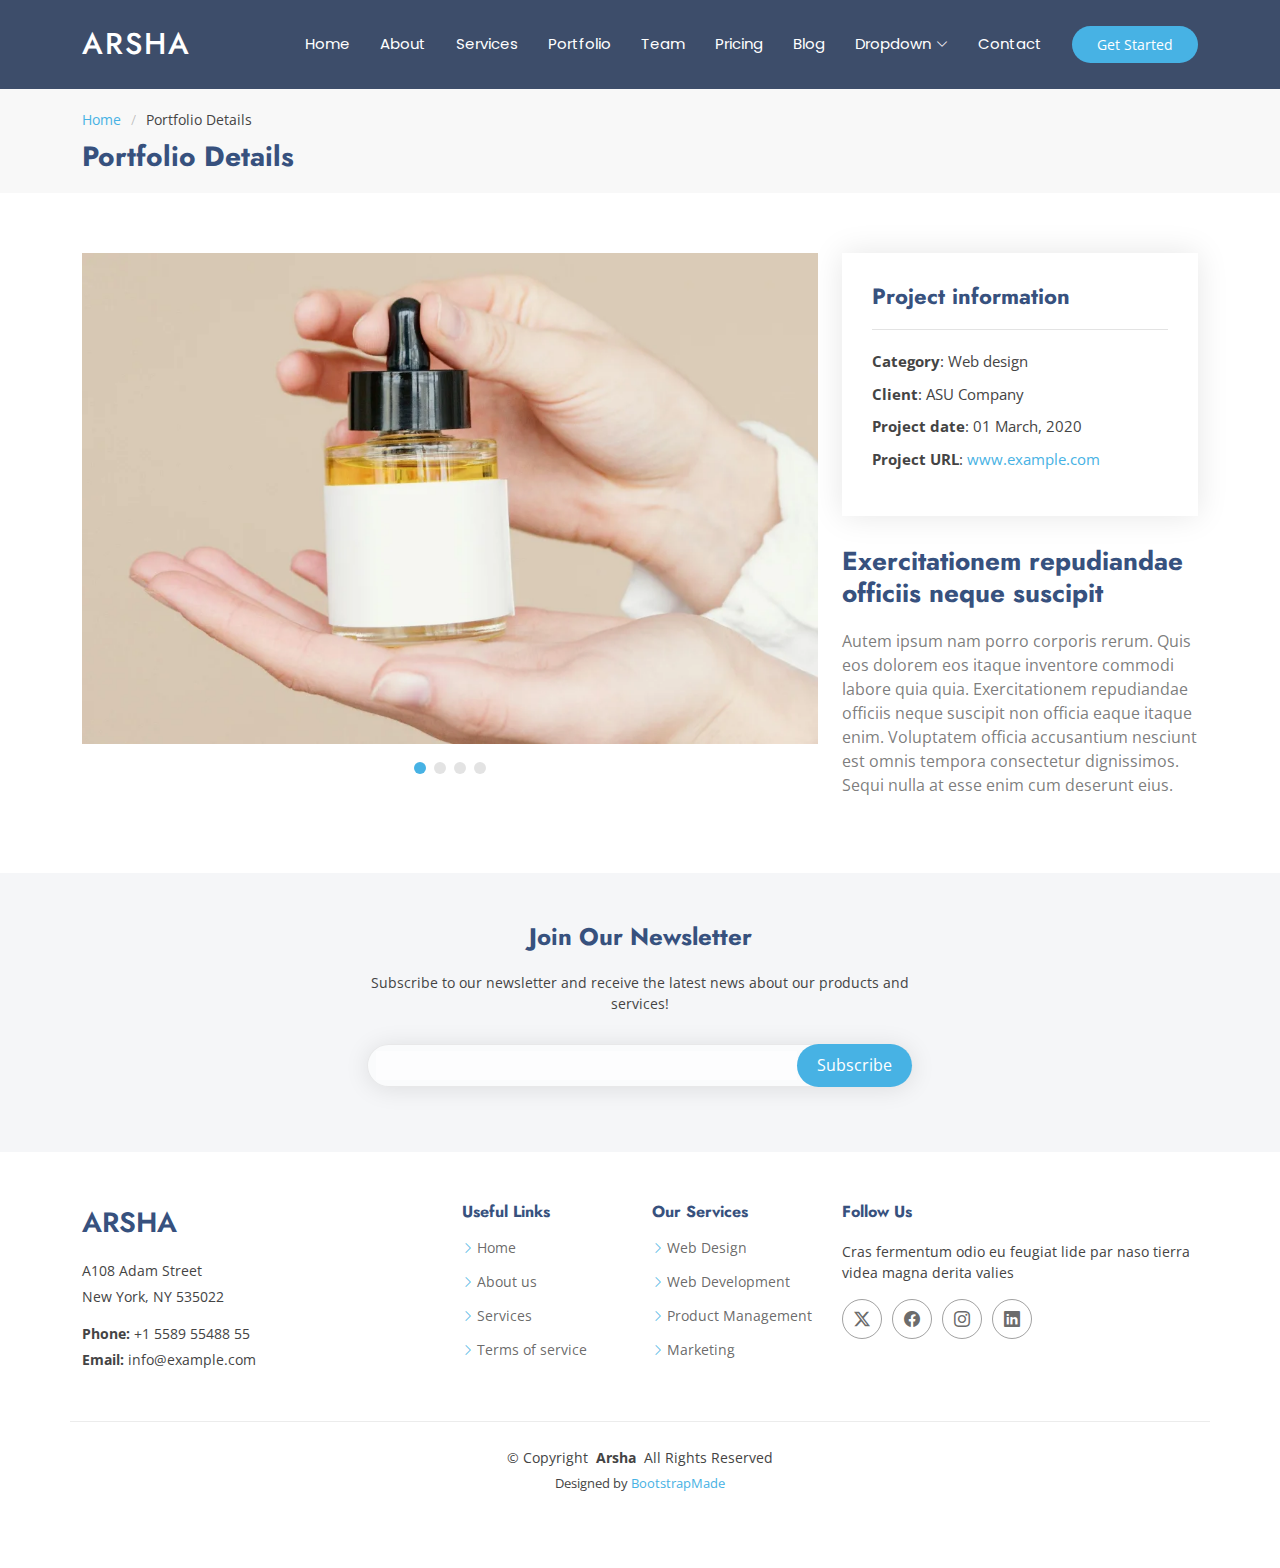
<file: portfolio-details.html>
<!DOCTYPE html>
<html lang="en">

<head>
  <meta charset="utf-8">
  <meta content="width=device-width, initial-scale=1.0" name="viewport">
  <title>Portfolio Details - Arsha Bootstrap Template</title>
  <meta name="description" content="">
  <meta name="keywords" content="">

  <!-- Favicons -->
  <link href="assets/img/favicon.png" rel="icon">
  <link href="assets/img/apple-touch-icon.png" rel="apple-touch-icon">

  <!-- Fonts -->
  <link href="https://fonts.googleapis.com" rel="preconnect">
  <link href="https://fonts.gstatic.com" rel="preconnect" crossorigin>
  <link href="https://fonts.googleapis.com/css2?family=Open+Sans:ital,wght@0,300;0,400;0,500;0,600;0,700;0,800;1,300;1,400;1,500;1,600;1,700;1,800&family=Poppins:ital,wght@0,100;0,200;0,300;0,400;0,500;0,600;0,700;0,800;0,900;1,100;1,200;1,300;1,400;1,500;1,600;1,700;1,800;1,900&family=Jost:ital,wght@0,100;0,200;0,300;0,400;0,500;0,600;0,700;0,800;0,900;1,100;1,200;1,300;1,400;1,500;1,600;1,700;1,800;1,900&display=swap" rel="stylesheet">

  <!-- Vendor CSS Files -->
  <link href="assets/vendor/bootstrap/css/bootstrap.min.css" rel="stylesheet">
  <link href="assets/vendor/bootstrap-icons/bootstrap-icons.css" rel="stylesheet">
  <link href="assets/vendor/aos/aos.css" rel="stylesheet">
  <link href="assets/vendor/glightbox/css/glightbox.min.css" rel="stylesheet">
  <link href="assets/vendor/swiper/swiper-bundle.min.css" rel="stylesheet">

  <!-- Main CSS File -->
  <link href="assets/css/main.css" rel="stylesheet">

  <!-- =======================================================
  * Template Name: Arsha
  * Template URL: https://bootstrapmade.com/arsha-free-bootstrap-html-template-corporate/
  * Updated: Feb 22 2025 with Bootstrap v5.3.3
  * Author: BootstrapMade.com
  * License: https://bootstrapmade.com/license/
  ======================================================== -->
</head>

<body class="portfolio-details-page">

  <header id="header" class="header d-flex align-items-center sticky-top">
    <div class="container-fluid container-xl position-relative d-flex align-items-center">

      <a href="index.html" class="logo d-flex align-items-center me-auto">
        <!-- Uncomment the line below if you also wish to use an image logo -->
        <!-- <img src="assets/img/logo.webp" alt=""> -->
        <h1 class="sitename">Arsha</h1>
      </a>

      <nav id="navmenu" class="navmenu">
        <ul>
          <li><a href="#hero">Home</a></li>
          <li><a href="#about">About</a></li>
          <li><a href="#services">Services</a></li>
          <li><a href="#portfolio">Portfolio</a></li>
          <li><a href="#team">Team</a></li>
          <li><a href="#pricing">Pricing</a></li>
          <li><a href="blog.html">Blog</a></li>
          <li class="dropdown"><a href="#"><span>Dropdown</span> <i class="bi bi-chevron-down toggle-dropdown"></i></a>
            <ul>
              <li><a href="#">Dropdown 1</a></li>
              <li class="dropdown"><a href="#"><span>Deep Dropdown</span> <i class="bi bi-chevron-down toggle-dropdown"></i></a>
                <ul>
                  <li><a href="#">Deep Dropdown 1</a></li>
                  <li><a href="#">Deep Dropdown 2</a></li>
                  <li><a href="#">Deep Dropdown 3</a></li>
                  <li><a href="#">Deep Dropdown 4</a></li>
                  <li><a href="#">Deep Dropdown 5</a></li>
                </ul>
              </li>
              <li><a href="#">Dropdown 2</a></li>
              <li><a href="#">Dropdown 3</a></li>
              <li><a href="#">Dropdown 4</a></li>
            </ul>
          </li>
          <li><a href="#contact">Contact</a></li>
        </ul>
        <i class="mobile-nav-toggle d-xl-none bi bi-list"></i>
      </nav>

      <a class="btn-getstarted" href="#about">Get Started</a>

    </div>
  </header>

  <main class="main">

    <!-- Page Title -->
    <div class="page-title" data-aos="fade">
      <div class="container">
        <nav class="breadcrumbs">
          <ol>
            <li><a href="index.html">Home</a></li>
            <li class="current">Portfolio Details</li>
          </ol>
        </nav>
        <h1>Portfolio Details</h1>
      </div>
    </div><!-- End Page Title -->

    <!-- Portfolio Details Section -->
    <section id="portfolio-details" class="portfolio-details section">

      <div class="container" data-aos="fade-up" data-aos-delay="100">

        <div class="row gy-4">

          <div class="col-lg-8">
            <div class="portfolio-details-slider swiper init-swiper">

              <script type="application/json" class="swiper-config">
                {
                  "loop": true,
                  "speed": 600,
                  "autoplay": {
                    "delay": 5000
                  },
                  "slidesPerView": "auto",
                  "pagination": {
                    "el": ".swiper-pagination",
                    "type": "bullets",
                    "clickable": true
                  }
                }
              </script>

              <div class="swiper-wrapper align-items-center">

                <div class="swiper-slide">
                  <img src="assets/img/portfolio/portfolio-1.webp" alt="">
                </div>

                <div class="swiper-slide">
                  <img src="assets/img/portfolio/portfolio-10.webp" alt="">
                </div>

                <div class="swiper-slide">
                  <img src="assets/img/portfolio/portfolio-7.webp" alt="">
                </div>

                <div class="swiper-slide">
                  <img src="assets/img/portfolio/portfolio-4.webp" alt="">
                </div>

              </div>
              <div class="swiper-pagination"></div>
            </div>
          </div>

          <div class="col-lg-4">
            <div class="portfolio-info" data-aos="fade-up" data-aos-delay="200">
              <h3>Project information</h3>
              <ul>
                <li><strong>Category</strong>: Web design</li>
                <li><strong>Client</strong>: ASU Company</li>
                <li><strong>Project date</strong>: 01 March, 2020</li>
                <li><strong>Project URL</strong>: <a href="#">www.example.com</a></li>
              </ul>
            </div>
            <div class="portfolio-description" data-aos="fade-up" data-aos-delay="300">
              <h2>Exercitationem repudiandae officiis neque suscipit</h2>
              <p>
                Autem ipsum nam porro corporis rerum. Quis eos dolorem eos itaque inventore commodi labore quia quia. Exercitationem repudiandae officiis neque suscipit non officia eaque itaque enim. Voluptatem officia accusantium nesciunt est omnis tempora consectetur dignissimos. Sequi nulla at esse enim cum deserunt eius.
              </p>
            </div>
          </div>

        </div>

      </div>

    </section><!-- /Portfolio Details Section -->

  </main>

  <footer id="footer" class="footer">

    <div class="footer-newsletter">
      <div class="container">
        <div class="row justify-content-center text-center">
          <div class="col-lg-6">
            <h4>Join Our Newsletter</h4>
            <p>Subscribe to our newsletter and receive the latest news about our products and services!</p>
            <form action="forms/newsletter.php" method="post" class="php-email-form">
              <div class="newsletter-form"><input type="email" name="email"><input type="submit" value="Subscribe"></div>
              <div class="loading">Loading</div>
              <div class="error-message"></div>
              <div class="sent-message">Your subscription request has been sent. Thank you!</div>
            </form>
          </div>
        </div>
      </div>
    </div>

    <div class="container footer-top">
      <div class="row gy-4">
        <div class="col-lg-4 col-md-6 footer-about">
          <a href="index.html" class="d-flex align-items-center">
            <span class="sitename">Arsha</span>
          </a>
          <div class="footer-contact pt-3">
            <p>A108 Adam Street</p>
            <p>New York, NY 535022</p>
            <p class="mt-3"><strong>Phone:</strong> <span>+1 5589 55488 55</span></p>
            <p><strong>Email:</strong> <span>info@example.com</span></p>
          </div>
        </div>

        <div class="col-lg-2 col-md-3 footer-links">
          <h4>Useful Links</h4>
          <ul>
            <li><i class="bi bi-chevron-right"></i> <a href="#">Home</a></li>
            <li><i class="bi bi-chevron-right"></i> <a href="#">About us</a></li>
            <li><i class="bi bi-chevron-right"></i> <a href="#">Services</a></li>
            <li><i class="bi bi-chevron-right"></i> <a href="#">Terms of service</a></li>
          </ul>
        </div>

        <div class="col-lg-2 col-md-3 footer-links">
          <h4>Our Services</h4>
          <ul>
            <li><i class="bi bi-chevron-right"></i> <a href="#">Web Design</a></li>
            <li><i class="bi bi-chevron-right"></i> <a href="#">Web Development</a></li>
            <li><i class="bi bi-chevron-right"></i> <a href="#">Product Management</a></li>
            <li><i class="bi bi-chevron-right"></i> <a href="#">Marketing</a></li>
          </ul>
        </div>

        <div class="col-lg-4 col-md-12">
          <h4>Follow Us</h4>
          <p>Cras fermentum odio eu feugiat lide par naso tierra videa magna derita valies</p>
          <div class="social-links d-flex">
            <a href=""><i class="bi bi-twitter-x"></i></a>
            <a href=""><i class="bi bi-facebook"></i></a>
            <a href=""><i class="bi bi-instagram"></i></a>
            <a href=""><i class="bi bi-linkedin"></i></a>
          </div>
        </div>

      </div>
    </div>

    <div class="container copyright text-center mt-4">
      <p>© <span>Copyright</span> <strong class="px-1 sitename">Arsha</strong> <span>All Rights Reserved</span></p>
      <div class="credits">
        <!-- All the links in the footer should remain intact. -->
        <!-- You can delete the links only if you've purchased the pro version. -->
        <!-- Licensing information: https://bootstrapmade.com/license/ -->
        <!-- Purchase the pro version with working PHP/AJAX contact form: [buy-url] -->
        Designed by <a href="https://bootstrapmade.com/">BootstrapMade</a>
      </div>
    </div>

  </footer>

  <!-- Scroll Top -->
  <a href="#" id="scroll-top" class="scroll-top d-flex align-items-center justify-content-center"><i class="bi bi-arrow-up-short"></i></a>

  <!-- Preloader -->
  <div id="preloader"></div>

  <!-- Vendor JS Files -->
  <script src="assets/vendor/bootstrap/js/bootstrap.bundle.min.js"></script>
  <script src="assets/vendor/php-email-form/validate.js"></script>
  <script src="assets/vendor/aos/aos.js"></script>
  <script src="assets/vendor/glightbox/js/glightbox.min.js"></script>
  <script src="assets/vendor/swiper/swiper-bundle.min.js"></script>
  <script src="assets/vendor/waypoints/noframework.waypoints.js"></script>
  <script src="assets/vendor/imagesloaded/imagesloaded.pkgd.min.js"></script>
  <script src="assets/vendor/isotope-layout/isotope.pkgd.min.js"></script>

  <!-- Main JS File -->
  <script src="assets/js/main.js"></script>

</body>

</html>
</file>
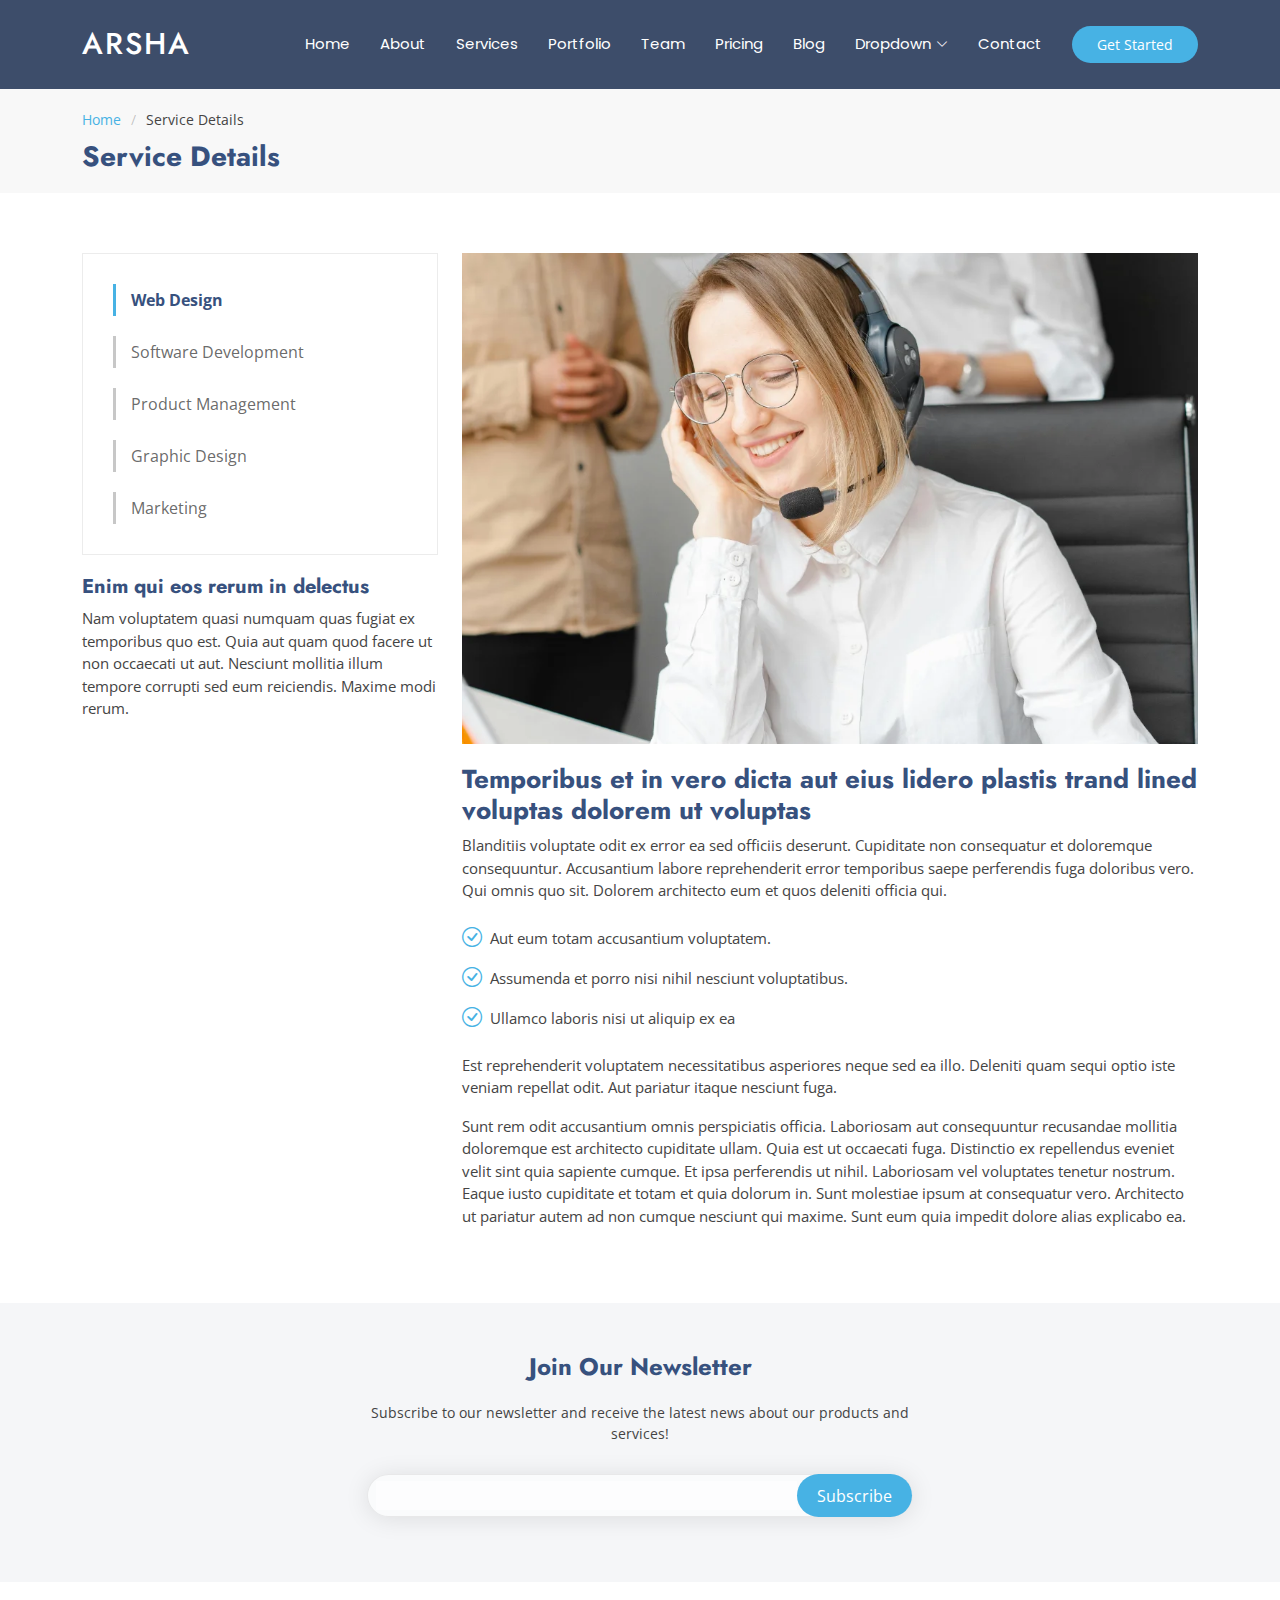
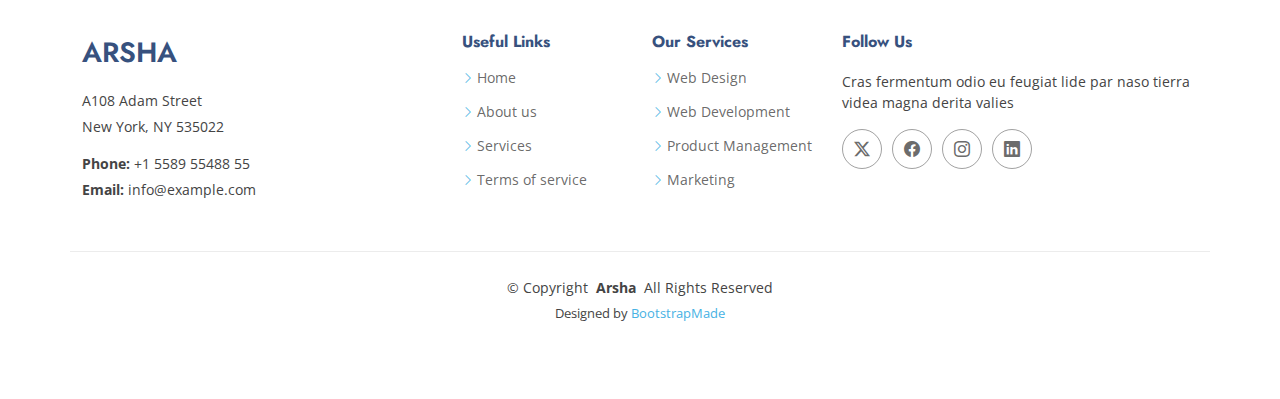
<file: service-details.html>
<!DOCTYPE html>
<html lang="en">

<head>
  <meta charset="utf-8">
  <meta content="width=device-width, initial-scale=1.0" name="viewport">
  <title>Service Details - Arsha Bootstrap Template</title>
  <meta name="description" content="">
  <meta name="keywords" content="">

  <!-- Favicons -->
  <link href="assets/img/favicon.png" rel="icon">
  <link href="assets/img/apple-touch-icon.png" rel="apple-touch-icon">

  <!-- Fonts -->
  <link href="https://fonts.googleapis.com" rel="preconnect">
  <link href="https://fonts.gstatic.com" rel="preconnect" crossorigin>
  <link href="https://fonts.googleapis.com/css2?family=Open+Sans:ital,wght@0,300;0,400;0,500;0,600;0,700;0,800;1,300;1,400;1,500;1,600;1,700;1,800&family=Poppins:ital,wght@0,100;0,200;0,300;0,400;0,500;0,600;0,700;0,800;0,900;1,100;1,200;1,300;1,400;1,500;1,600;1,700;1,800;1,900&family=Jost:ital,wght@0,100;0,200;0,300;0,400;0,500;0,600;0,700;0,800;0,900;1,100;1,200;1,300;1,400;1,500;1,600;1,700;1,800;1,900&display=swap" rel="stylesheet">

  <!-- Vendor CSS Files -->
  <link href="assets/vendor/bootstrap/css/bootstrap.min.css" rel="stylesheet">
  <link href="assets/vendor/bootstrap-icons/bootstrap-icons.css" rel="stylesheet">
  <link href="assets/vendor/aos/aos.css" rel="stylesheet">
  <link href="assets/vendor/glightbox/css/glightbox.min.css" rel="stylesheet">
  <link href="assets/vendor/swiper/swiper-bundle.min.css" rel="stylesheet">

  <!-- Main CSS File -->
  <link href="assets/css/main.css" rel="stylesheet">

  <!-- =======================================================
  * Template Name: Arsha
  * Template URL: https://bootstrapmade.com/arsha-free-bootstrap-html-template-corporate/
  * Updated: Feb 22 2025 with Bootstrap v5.3.3
  * Author: BootstrapMade.com
  * License: https://bootstrapmade.com/license/
  ======================================================== -->
</head>

<body class="service-details-page">

  <header id="header" class="header d-flex align-items-center sticky-top">
    <div class="container-fluid container-xl position-relative d-flex align-items-center">

      <a href="index.html" class="logo d-flex align-items-center me-auto">
        <!-- Uncomment the line below if you also wish to use an image logo -->
        <!-- <img src="assets/img/logo.webp" alt=""> -->
        <h1 class="sitename">Arsha</h1>
      </a>

      <nav id="navmenu" class="navmenu">
        <ul>
          <li><a href="#hero">Home</a></li>
          <li><a href="#about">About</a></li>
          <li><a href="#services">Services</a></li>
          <li><a href="#portfolio">Portfolio</a></li>
          <li><a href="#team">Team</a></li>
          <li><a href="#pricing">Pricing</a></li>
          <li><a href="blog.html">Blog</a></li>
          <li class="dropdown"><a href="#"><span>Dropdown</span> <i class="bi bi-chevron-down toggle-dropdown"></i></a>
            <ul>
              <li><a href="#">Dropdown 1</a></li>
              <li class="dropdown"><a href="#"><span>Deep Dropdown</span> <i class="bi bi-chevron-down toggle-dropdown"></i></a>
                <ul>
                  <li><a href="#">Deep Dropdown 1</a></li>
                  <li><a href="#">Deep Dropdown 2</a></li>
                  <li><a href="#">Deep Dropdown 3</a></li>
                  <li><a href="#">Deep Dropdown 4</a></li>
                  <li><a href="#">Deep Dropdown 5</a></li>
                </ul>
              </li>
              <li><a href="#">Dropdown 2</a></li>
              <li><a href="#">Dropdown 3</a></li>
              <li><a href="#">Dropdown 4</a></li>
            </ul>
          </li>
          <li><a href="#contact">Contact</a></li>
        </ul>
        <i class="mobile-nav-toggle d-xl-none bi bi-list"></i>
      </nav>

      <a class="btn-getstarted" href="#about">Get Started</a>

    </div>
  </header>

  <main class="main">

    <!-- Page Title -->
    <div class="page-title" data-aos="fade">
      <div class="container">
        <nav class="breadcrumbs">
          <ol>
            <li><a href="index.html">Home</a></li>
            <li class="current">Service Details</li>
          </ol>
        </nav>
        <h1>Service Details</h1>
      </div>
    </div><!-- End Page Title -->

    <!-- Service Details Section -->
    <section id="service-details" class="service-details section">

      <div class="container">

        <div class="row gy-4">

          <div class="col-lg-4" data-aos="fade-up" data-aos-delay="100">
            <div class="services-list">
              <a href="#" class="active">Web Design</a>
              <a href="#">Software Development</a>
              <a href="#">Product Management</a>
              <a href="#">Graphic Design</a>
              <a href="#">Marketing</a>
            </div>

            <h4>Enim qui eos rerum in delectus</h4>
            <p>Nam voluptatem quasi numquam quas fugiat ex temporibus quo est. Quia aut quam quod facere ut non occaecati ut aut. Nesciunt mollitia illum tempore corrupti sed eum reiciendis. Maxime modi rerum.</p>
          </div>

          <div class="col-lg-8" data-aos="fade-up" data-aos-delay="200">
            <img src="assets/img/services/services-4.webp" alt="" class="img-fluid services-img">
            <h3>Temporibus et in vero dicta aut eius lidero plastis trand lined voluptas dolorem ut voluptas</h3>
            <p>
              Blanditiis voluptate odit ex error ea sed officiis deserunt. Cupiditate non consequatur et doloremque consequuntur. Accusantium labore reprehenderit error temporibus saepe perferendis fuga doloribus vero. Qui omnis quo sit. Dolorem architecto eum et quos deleniti officia qui.
            </p>
            <ul>
              <li><i class="bi bi-check-circle"></i> <span>Aut eum totam accusantium voluptatem.</span></li>
              <li><i class="bi bi-check-circle"></i> <span>Assumenda et porro nisi nihil nesciunt voluptatibus.</span></li>
              <li><i class="bi bi-check-circle"></i> <span>Ullamco laboris nisi ut aliquip ex ea</span></li>
            </ul>
            <p>
              Est reprehenderit voluptatem necessitatibus asperiores neque sed ea illo. Deleniti quam sequi optio iste veniam repellat odit. Aut pariatur itaque nesciunt fuga.
            </p>
            <p>
              Sunt rem odit accusantium omnis perspiciatis officia. Laboriosam aut consequuntur recusandae mollitia doloremque est architecto cupiditate ullam. Quia est ut occaecati fuga. Distinctio ex repellendus eveniet velit sint quia sapiente cumque. Et ipsa perferendis ut nihil. Laboriosam vel voluptates tenetur nostrum. Eaque iusto cupiditate et totam et quia dolorum in. Sunt molestiae ipsum at consequatur vero. Architecto ut pariatur autem ad non cumque nesciunt qui maxime. Sunt eum quia impedit dolore alias explicabo ea.
            </p>
          </div>

        </div>

      </div>

    </section><!-- /Service Details Section -->

  </main>

  <footer id="footer" class="footer">

    <div class="footer-newsletter">
      <div class="container">
        <div class="row justify-content-center text-center">
          <div class="col-lg-6">
            <h4>Join Our Newsletter</h4>
            <p>Subscribe to our newsletter and receive the latest news about our products and services!</p>
            <form action="forms/newsletter.php" method="post" class="php-email-form">
              <div class="newsletter-form"><input type="email" name="email"><input type="submit" value="Subscribe"></div>
              <div class="loading">Loading</div>
              <div class="error-message"></div>
              <div class="sent-message">Your subscription request has been sent. Thank you!</div>
            </form>
          </div>
        </div>
      </div>
    </div>

    <div class="container footer-top">
      <div class="row gy-4">
        <div class="col-lg-4 col-md-6 footer-about">
          <a href="index.html" class="d-flex align-items-center">
            <span class="sitename">Arsha</span>
          </a>
          <div class="footer-contact pt-3">
            <p>A108 Adam Street</p>
            <p>New York, NY 535022</p>
            <p class="mt-3"><strong>Phone:</strong> <span>+1 5589 55488 55</span></p>
            <p><strong>Email:</strong> <span>info@example.com</span></p>
          </div>
        </div>

        <div class="col-lg-2 col-md-3 footer-links">
          <h4>Useful Links</h4>
          <ul>
            <li><i class="bi bi-chevron-right"></i> <a href="#">Home</a></li>
            <li><i class="bi bi-chevron-right"></i> <a href="#">About us</a></li>
            <li><i class="bi bi-chevron-right"></i> <a href="#">Services</a></li>
            <li><i class="bi bi-chevron-right"></i> <a href="#">Terms of service</a></li>
          </ul>
        </div>

        <div class="col-lg-2 col-md-3 footer-links">
          <h4>Our Services</h4>
          <ul>
            <li><i class="bi bi-chevron-right"></i> <a href="#">Web Design</a></li>
            <li><i class="bi bi-chevron-right"></i> <a href="#">Web Development</a></li>
            <li><i class="bi bi-chevron-right"></i> <a href="#">Product Management</a></li>
            <li><i class="bi bi-chevron-right"></i> <a href="#">Marketing</a></li>
          </ul>
        </div>

        <div class="col-lg-4 col-md-12">
          <h4>Follow Us</h4>
          <p>Cras fermentum odio eu feugiat lide par naso tierra videa magna derita valies</p>
          <div class="social-links d-flex">
            <a href=""><i class="bi bi-twitter-x"></i></a>
            <a href=""><i class="bi bi-facebook"></i></a>
            <a href=""><i class="bi bi-instagram"></i></a>
            <a href=""><i class="bi bi-linkedin"></i></a>
          </div>
        </div>

      </div>
    </div>

    <div class="container copyright text-center mt-4">
      <p>© <span>Copyright</span> <strong class="px-1 sitename">Arsha</strong> <span>All Rights Reserved</span></p>
      <div class="credits">
        <!-- All the links in the footer should remain intact. -->
        <!-- You can delete the links only if you've purchased the pro version. -->
        <!-- Licensing information: https://bootstrapmade.com/license/ -->
        <!-- Purchase the pro version with working PHP/AJAX contact form: [buy-url] -->
        Designed by <a href="https://bootstrapmade.com/">BootstrapMade</a>
      </div>
    </div>

  </footer>

  <!-- Scroll Top -->
  <a href="#" id="scroll-top" class="scroll-top d-flex align-items-center justify-content-center"><i class="bi bi-arrow-up-short"></i></a>

  <!-- Preloader -->
  <div id="preloader"></div>

  <!-- Vendor JS Files -->
  <script src="assets/vendor/bootstrap/js/bootstrap.bundle.min.js"></script>
  <script src="assets/vendor/php-email-form/validate.js"></script>
  <script src="assets/vendor/aos/aos.js"></script>
  <script src="assets/vendor/glightbox/js/glightbox.min.js"></script>
  <script src="assets/vendor/swiper/swiper-bundle.min.js"></script>
  <script src="assets/vendor/waypoints/noframework.waypoints.js"></script>
  <script src="assets/vendor/imagesloaded/imagesloaded.pkgd.min.js"></script>
  <script src="assets/vendor/isotope-layout/isotope.pkgd.min.js"></script>

  <!-- Main JS File -->
  <script src="assets/js/main.js"></script>

</body>

</html>
</file>
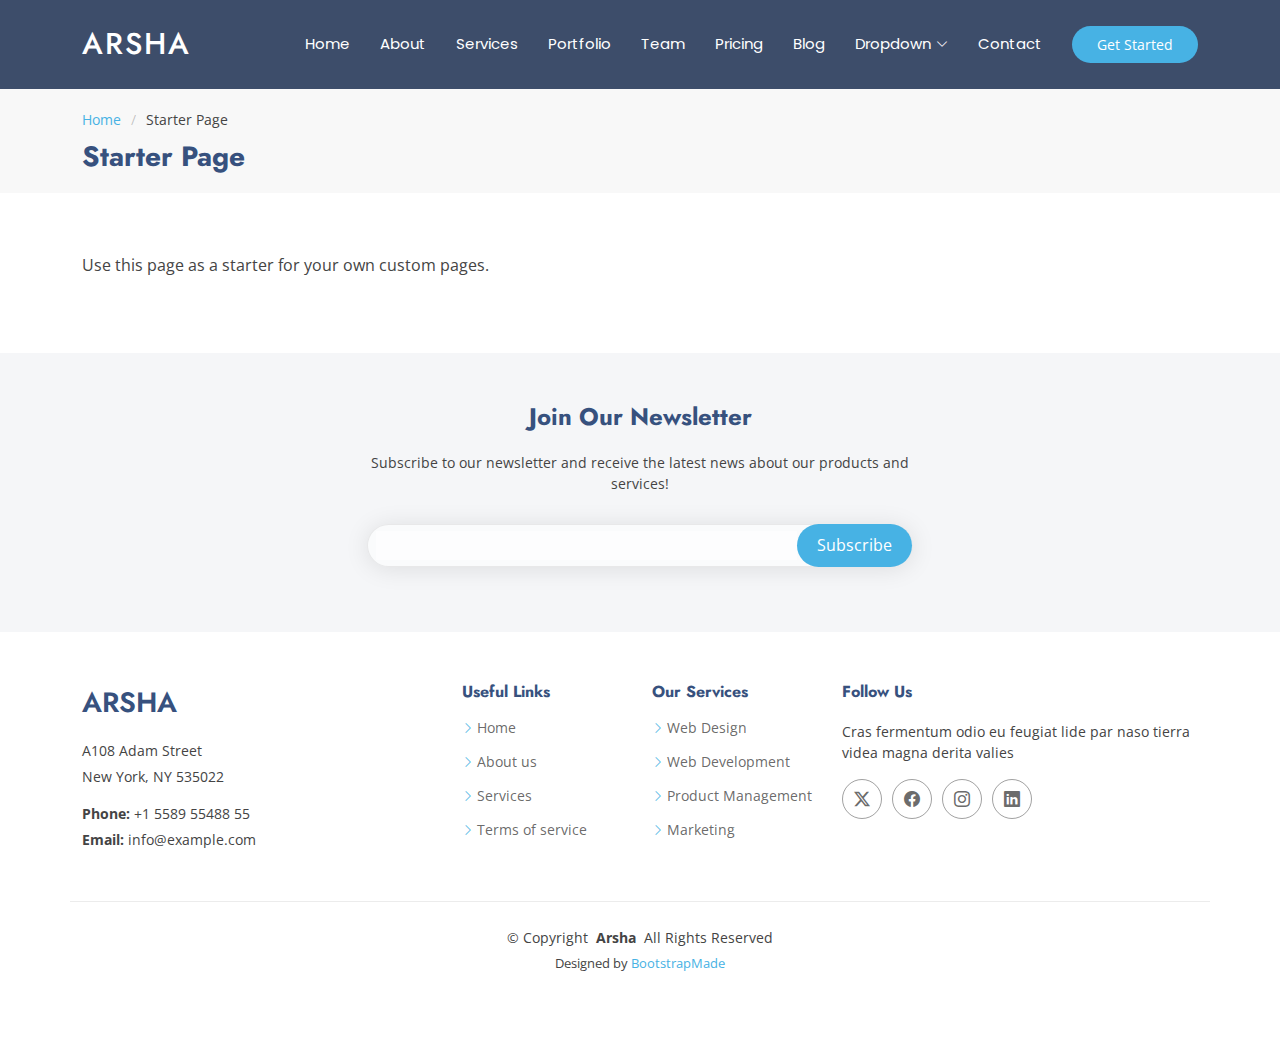
<file: starter-page.html>
<!DOCTYPE html>
<html lang="en">

<head>
  <meta charset="utf-8">
  <meta content="width=device-width, initial-scale=1.0" name="viewport">
  <title>Starter Page - Arsha Bootstrap Template</title>
  <meta name="description" content="">
  <meta name="keywords" content="">

  <!-- Favicons -->
  <link href="assets/img/favicon.png" rel="icon">
  <link href="assets/img/apple-touch-icon.png" rel="apple-touch-icon">

  <!-- Fonts -->
  <link href="https://fonts.googleapis.com" rel="preconnect">
  <link href="https://fonts.gstatic.com" rel="preconnect" crossorigin>
  <link href="https://fonts.googleapis.com/css2?family=Open+Sans:ital,wght@0,300;0,400;0,500;0,600;0,700;0,800;1,300;1,400;1,500;1,600;1,700;1,800&family=Poppins:ital,wght@0,100;0,200;0,300;0,400;0,500;0,600;0,700;0,800;0,900;1,100;1,200;1,300;1,400;1,500;1,600;1,700;1,800;1,900&family=Jost:ital,wght@0,100;0,200;0,300;0,400;0,500;0,600;0,700;0,800;0,900;1,100;1,200;1,300;1,400;1,500;1,600;1,700;1,800;1,900&display=swap" rel="stylesheet">

  <!-- Vendor CSS Files -->
  <link href="assets/vendor/bootstrap/css/bootstrap.min.css" rel="stylesheet">
  <link href="assets/vendor/bootstrap-icons/bootstrap-icons.css" rel="stylesheet">
  <link href="assets/vendor/aos/aos.css" rel="stylesheet">
  <link href="assets/vendor/glightbox/css/glightbox.min.css" rel="stylesheet">
  <link href="assets/vendor/swiper/swiper-bundle.min.css" rel="stylesheet">

  <!-- Main CSS File -->
  <link href="assets/css/main.css" rel="stylesheet">

  <!-- =======================================================
  * Template Name: Arsha
  * Template URL: https://bootstrapmade.com/arsha-free-bootstrap-html-template-corporate/
  * Updated: Feb 22 2025 with Bootstrap v5.3.3
  * Author: BootstrapMade.com
  * License: https://bootstrapmade.com/license/
  ======================================================== -->
</head>

<body class="starter-page-page">

  <header id="header" class="header d-flex align-items-center sticky-top">
    <div class="container-fluid container-xl position-relative d-flex align-items-center">

      <a href="index.html" class="logo d-flex align-items-center me-auto">
        <!-- Uncomment the line below if you also wish to use an image logo -->
        <!-- <img src="assets/img/logo.webp" alt=""> -->
        <h1 class="sitename">Arsha</h1>
      </a>

      <nav id="navmenu" class="navmenu">
        <ul>
          <li><a href="#hero">Home</a></li>
          <li><a href="#about">About</a></li>
          <li><a href="#services">Services</a></li>
          <li><a href="#portfolio">Portfolio</a></li>
          <li><a href="#team">Team</a></li>
          <li><a href="#pricing">Pricing</a></li>
          <li><a href="blog.html">Blog</a></li>
          <li class="dropdown"><a href="#"><span>Dropdown</span> <i class="bi bi-chevron-down toggle-dropdown"></i></a>
            <ul>
              <li><a href="#">Dropdown 1</a></li>
              <li class="dropdown"><a href="#"><span>Deep Dropdown</span> <i class="bi bi-chevron-down toggle-dropdown"></i></a>
                <ul>
                  <li><a href="#">Deep Dropdown 1</a></li>
                  <li><a href="#">Deep Dropdown 2</a></li>
                  <li><a href="#">Deep Dropdown 3</a></li>
                  <li><a href="#">Deep Dropdown 4</a></li>
                  <li><a href="#">Deep Dropdown 5</a></li>
                </ul>
              </li>
              <li><a href="#">Dropdown 2</a></li>
              <li><a href="#">Dropdown 3</a></li>
              <li><a href="#">Dropdown 4</a></li>
            </ul>
          </li>
          <li><a href="#contact">Contact</a></li>
        </ul>
        <i class="mobile-nav-toggle d-xl-none bi bi-list"></i>
      </nav>

      <a class="btn-getstarted" href="#about">Get Started</a>

    </div>
  </header>

  <main class="main">

    <!-- Page Title -->
    <div class="page-title" data-aos="fade">
      <div class="container">
        <nav class="breadcrumbs">
          <ol>
            <li><a href="index.html">Home</a></li>
            <li class="current">Starter Page</li>
          </ol>
        </nav>
        <h1>Starter Page</h1>
      </div>
    </div><!-- End Page Title -->

    <!-- Starter Section Section -->
    <section id="starter-section" class="starter-section section">

      <div class="container" data-aos="fade-up">
        <p>Use this page as a starter for your own custom pages.</p>
      </div>

    </section><!-- /Starter Section Section -->

  </main>

  <footer id="footer" class="footer">

    <div class="footer-newsletter">
      <div class="container">
        <div class="row justify-content-center text-center">
          <div class="col-lg-6">
            <h4>Join Our Newsletter</h4>
            <p>Subscribe to our newsletter and receive the latest news about our products and services!</p>
            <form action="forms/newsletter.php" method="post" class="php-email-form">
              <div class="newsletter-form"><input type="email" name="email"><input type="submit" value="Subscribe"></div>
              <div class="loading">Loading</div>
              <div class="error-message"></div>
              <div class="sent-message">Your subscription request has been sent. Thank you!</div>
            </form>
          </div>
        </div>
      </div>
    </div>

    <div class="container footer-top">
      <div class="row gy-4">
        <div class="col-lg-4 col-md-6 footer-about">
          <a href="index.html" class="d-flex align-items-center">
            <span class="sitename">Arsha</span>
          </a>
          <div class="footer-contact pt-3">
            <p>A108 Adam Street</p>
            <p>New York, NY 535022</p>
            <p class="mt-3"><strong>Phone:</strong> <span>+1 5589 55488 55</span></p>
            <p><strong>Email:</strong> <span>info@example.com</span></p>
          </div>
        </div>

        <div class="col-lg-2 col-md-3 footer-links">
          <h4>Useful Links</h4>
          <ul>
            <li><i class="bi bi-chevron-right"></i> <a href="#">Home</a></li>
            <li><i class="bi bi-chevron-right"></i> <a href="#">About us</a></li>
            <li><i class="bi bi-chevron-right"></i> <a href="#">Services</a></li>
            <li><i class="bi bi-chevron-right"></i> <a href="#">Terms of service</a></li>
          </ul>
        </div>

        <div class="col-lg-2 col-md-3 footer-links">
          <h4>Our Services</h4>
          <ul>
            <li><i class="bi bi-chevron-right"></i> <a href="#">Web Design</a></li>
            <li><i class="bi bi-chevron-right"></i> <a href="#">Web Development</a></li>
            <li><i class="bi bi-chevron-right"></i> <a href="#">Product Management</a></li>
            <li><i class="bi bi-chevron-right"></i> <a href="#">Marketing</a></li>
          </ul>
        </div>

        <div class="col-lg-4 col-md-12">
          <h4>Follow Us</h4>
          <p>Cras fermentum odio eu feugiat lide par naso tierra videa magna derita valies</p>
          <div class="social-links d-flex">
            <a href=""><i class="bi bi-twitter-x"></i></a>
            <a href=""><i class="bi bi-facebook"></i></a>
            <a href=""><i class="bi bi-instagram"></i></a>
            <a href=""><i class="bi bi-linkedin"></i></a>
          </div>
        </div>

      </div>
    </div>

    <div class="container copyright text-center mt-4">
      <p>© <span>Copyright</span> <strong class="px-1 sitename">Arsha</strong> <span>All Rights Reserved</span></p>
      <div class="credits">
        <!-- All the links in the footer should remain intact. -->
        <!-- You can delete the links only if you've purchased the pro version. -->
        <!-- Licensing information: https://bootstrapmade.com/license/ -->
        <!-- Purchase the pro version with working PHP/AJAX contact form: [buy-url] -->
        Designed by <a href="https://bootstrapmade.com/">BootstrapMade</a>
      </div>
    </div>

  </footer>

  <!-- Scroll Top -->
  <a href="#" id="scroll-top" class="scroll-top d-flex align-items-center justify-content-center"><i class="bi bi-arrow-up-short"></i></a>

  <!-- Preloader -->
  <div id="preloader"></div>

  <!-- Vendor JS Files -->
  <script src="assets/vendor/bootstrap/js/bootstrap.bundle.min.js"></script>
  <script src="assets/vendor/php-email-form/validate.js"></script>
  <script src="assets/vendor/aos/aos.js"></script>
  <script src="assets/vendor/glightbox/js/glightbox.min.js"></script>
  <script src="assets/vendor/swiper/swiper-bundle.min.js"></script>
  <script src="assets/vendor/waypoints/noframework.waypoints.js"></script>
  <script src="assets/vendor/imagesloaded/imagesloaded.pkgd.min.js"></script>
  <script src="assets/vendor/isotope-layout/isotope.pkgd.min.js"></script>

  <!-- Main JS File -->
  <script src="assets/js/main.js"></script>

</body>

</html>
</file>
<file: style.css>
body {
  font-family: 'Segoe UI', Tahoma, sans-serif;
  margin: 0;
  padding: 0;
  background: #fff;
  color: #333;
}

.navbar {
  display: flex;
  justify-content: space-between;
  align-items: center;
  background: #000;
  color: #fff;
  padding: 20px 40px;
}

.logo {
  font-size: 1.5em;
  font-weight: bold;
  color: #ff6600;
}

nav a {
  margin-left: 20px;
  text-decoration: none;
  color: #fff;
  font-weight: 500;
}

.hero {
  padding: 100px 20px;
  background: linear-gradient(to right, #000, #222);
  color: #fff;
  text-align: center;
}

.hero h1 {
  font-size: 2.5em;
  margin-bottom: 20px;
}

.hero p {
  font-size: 1.2em;
  margin-bottom: 30px;
}

.btn, .btn-outline {
  padding: 12px 24px;
  border: none;
  border-radius: 30px;
  font-weight: bold;
  cursor: pointer;
  text-decoration: none;
  margin: 10px;
}

.btn {
  background: #ff6600;
  color: #fff;
}

.btn-outline {
  background: transparent;
  border: 2px solid #ff6600;
  color: #ff6600;
}

.what-we-do, .leadership, .contact-cta {
  padding: 60px 20px;
  text-align: center;
}

.columns {
  display: flex;
  flex-wrap: wrap;
  justify-content: center;
  gap: 20px;
  margin-top: 30px;
}

.card {
  background: #f9f9f9;
  border-radius: 12px;
  padding: 20px;
  width: 300px;
  box-shadow: 0 4px 10px rgba(0,0,0,0.05);
}

.team {
  display: flex;
  justify-content: center;
  gap: 40px;
  margin-top: 30px;
}

.member {
  width: 300px;
  text-align: left;
}

footer {
  background: #000;
  color: #fff;
  text-align: center;
  padding: 20px;
}
</file>
<file: assets/css/main.css>
/**
* Template Name: Arsha
* Template URL: https://bootstrapmade.com/arsha-free-bootstrap-html-template-corporate/
* Updated: Feb 22 2025 with Bootstrap v5.3.3
* Author: BootstrapMade.com
* License: https://bootstrapmade.com/license/
*/

/*--------------------------------------------------------------
# Font & Color Variables
# Help: https://bootstrapmade.com/color-system/
--------------------------------------------------------------*/
/* Fonts */
:root {
  --default-font: "Open Sans",  system-ui, -apple-system, "Segoe UI", Roboto, "Helvetica Neue", Arial, "Noto Sans", "Liberation Sans", sans-serif, "Apple Color Emoji", "Segoe UI Emoji", "Segoe UI Symbol", "Noto Color Emoji";
  --heading-font: "Jost",  sans-serif;
  --nav-font: "Poppins",  sans-serif;
}

/* Global Colors - The following color variables are used throughout the website. Updating them here will change the color scheme of the entire website */
:root { 
  --background-color: #ffffff; /* Background color for the entire website, including individual sections */
  --default-color: #444444; /* Default color used for the majority of the text content across the entire website */
  --heading-color: #37517e; /* Color for headings, subheadings and title throughout the website */
  --accent-color: #47b2e4; /* Accent color that represents your brand on the website. It's used for buttons, links, and other elements that need to stand out */
  --surface-color: #ffffff; /* The surface color is used as a background of boxed elements within sections, such as cards, icon boxes, or other elements that require a visual separation from the global background. */
  --contrast-color: #ffffff; /* Contrast color for text, ensuring readability against backgrounds of accent, heading, or default colors. */
}

/* Nav Menu Colors - The following color variables are used specifically for the navigation menu. They are separate from the global colors to allow for more customization options */
:root {
  --nav-color: #ffffff;  /* The default color of the main navmenu links */
  --nav-hover-color: #47b2e4; /* Applied to main navmenu links when they are hovered over or active */
  --nav-mobile-background-color: #ffffff; /* Used as the background color for mobile navigation menu */
  --nav-dropdown-background-color: #ffffff; /* Used as the background color for dropdown items that appear when hovering over primary navigation items */
  --nav-dropdown-color: #444444; /* Used for navigation links of the dropdown items in the navigation menu. */
  --nav-dropdown-hover-color: #47b2e4; /* Similar to --nav-hover-color, this color is applied to dropdown navigation links when they are hovered over. */
}

/* Color Presets - These classes override global colors when applied to any section or element, providing reuse of the sam color scheme. */

.light-background {
  --background-color: #f5f6f8;
  --surface-color: #ffffff;
}

.dark-background {
  --background-color: #37517e;
  --default-color: #ffffff;
  --heading-color: #ffffff;
  --surface-color: #4668a2;
  --contrast-color: #ffffff;
}

/* Smooth scroll */
:root {
  scroll-behavior: smooth;
}

/*--------------------------------------------------------------
# General Styling & Shared Classes
--------------------------------------------------------------*/
body {
  color: var(--default-color);
  background-color: var(--background-color);
  font-family: var(--default-font);
}

a {
  color: var(--accent-color);
  text-decoration: none;
  transition: 0.3s;
}

a:hover {
  color: color-mix(in srgb, var(--accent-color), transparent 25%);
  text-decoration: none;
}

h1,
h2,
h3,
h4,
h5,
h6 {
  color: var(--heading-color);
  font-family: var(--heading-font);
}

/* PHP Email Form Messages
------------------------------*/
.php-email-form .error-message {
  display: none;
  background: #df1529;
  color: #ffffff;
  text-align: left;
  padding: 15px;
  margin-bottom: 24px;
  font-weight: 600;
}

.php-email-form .sent-message {
  display: none;
  color: #ffffff;
  background: #059652;
  text-align: center;
  padding: 15px;
  margin-bottom: 24px;
  font-weight: 600;
}

.php-email-form .loading {
  display: none;
  background: var(--surface-color);
  text-align: center;
  padding: 15px;
  margin-bottom: 24px;
}

.php-email-form .loading:before {
  content: "";
  display: inline-block;
  border-radius: 50%;
  width: 24px;
  height: 24px;
  margin: 0 10px -6px 0;
  border: 3px solid var(--accent-color);
  border-top-color: var(--surface-color);
  animation: php-email-form-loading 1s linear infinite;
}

@keyframes php-email-form-loading {
  0% {
    transform: rotate(0deg);
  }

  100% {
    transform: rotate(360deg);
  }
}

/*--------------------------------------------------------------
# Global Header
--------------------------------------------------------------*/
.header {
  --background-color: #3d4d6a;
  --heading-color: #ffffff;
  color: var(--default-color);
  background-color: var(--background-color);
  padding: 15px 0;
  transition: all 0.5s;
  z-index: 997;
}

.header .logo {
  line-height: 1;
}

.header .logo img {
  max-height: 36px;
  margin-right: 8px;
}

.header .logo h1 {
  font-size: 30px;
  margin: 0;
  font-weight: 500;
  color: var(--heading-color);
  letter-spacing: 2px;
  text-transform: uppercase;
}

.header .btn-getstarted,
.header .btn-getstarted:focus {
  color: var(--contrast-color);
  background: var(--accent-color);
  font-size: 14px;
  padding: 8px 25px;
  margin: 0 0 0 30px;
  border-radius: 50px;
  transition: 0.3s;
}

.header .btn-getstarted:hover,
.header .btn-getstarted:focus:hover {
  color: var(--contrast-color);
  background: color-mix(in srgb, var(--accent-color), transparent 15%);
}

@media (max-width: 1200px) {
  .header .logo {
    order: 1;
  }

  .header .btn-getstarted {
    order: 2;
    margin: 0 15px 0 0;
    padding: 6px 15px;
  }

  .header .navmenu {
    order: 3;
  }
}

/* Index Page Header
------------------------------*/
.index-page .header {
  --background-color: rgba(255, 255, 255, 0);
  --heading-color: #ffffff;
  --nav-color: #ffffff;
}

/* Index Page Header on Scroll
------------------------------*/
.index-page.scrolled .header {
  --background-color: rgba(40, 58, 90, 0.9);
}

/*--------------------------------------------------------------
# Navigation Menu
--------------------------------------------------------------*/
/* Desktop Navigation */
@media (min-width: 1200px) {
  .navmenu {
    padding: 0;
  }

  .navmenu ul {
    margin: 0;
    padding: 0;
    display: flex;
    list-style: none;
    align-items: center;
  }

  .navmenu li {
    position: relative;
  }

  .navmenu a,
  .navmenu a:focus {
    color: var(--nav-color);
    padding: 18px 15px;
    font-size: 15px;
    font-family: var(--nav-font);
    font-weight: 400;
    display: flex;
    align-items: center;
    justify-content: space-between;
    white-space: nowrap;
    transition: 0.3s;
  }

  .navmenu a i,
  .navmenu a:focus i {
    font-size: 12px;
    line-height: 0;
    margin-left: 5px;
    transition: 0.3s;
  }

  .navmenu li:last-child a {
    padding-right: 0;
  }

  .navmenu li:hover>a,
  .navmenu .active,
  .navmenu .active:focus {
    color: var(--nav-hover-color);
  }

  .navmenu .dropdown ul {
    margin: 0;
    padding: 10px 0;
    background: var(--nav-dropdown-background-color);
    display: block;
    position: absolute;
    visibility: hidden;
    left: 14px;
    top: 130%;
    opacity: 0;
    transition: 0.3s;
    border-radius: 4px;
    z-index: 99;
    box-shadow: 0px 0px 30px rgba(0, 0, 0, 0.1);
  }

  .navmenu .dropdown ul li {
    min-width: 200px;
  }

  .navmenu .dropdown ul a {
    padding: 10px 20px;
    font-size: 15px;
    text-transform: none;
    color: var(--nav-dropdown-color);
  }

  .navmenu .dropdown ul a i {
    font-size: 12px;
  }

  .navmenu .dropdown ul a:hover,
  .navmenu .dropdown ul .active:hover,
  .navmenu .dropdown ul li:hover>a {
    color: var(--nav-dropdown-hover-color);
  }

  .navmenu .dropdown:hover>ul {
    opacity: 1;
    top: 100%;
    visibility: visible;
  }

  .navmenu .dropdown .dropdown ul {
    top: 0;
    left: -90%;
    visibility: hidden;
  }

  .navmenu .dropdown .dropdown:hover>ul {
    opacity: 1;
    top: 0;
    left: -100%;
    visibility: visible;
  }

  .navmenu .megamenu {
    position: static;
  }

  .navmenu .megamenu ul {
    margin: 0;
    padding: 10px;
    background: var(--nav-dropdown-background-color);
    box-shadow: 0px 0px 20px rgba(0, 0, 0, 0.1);
    position: absolute;
    top: 130%;
    left: 0;
    right: 0;
    visibility: hidden;
    opacity: 0;
    display: flex;
    transition: 0.3s;
    border-radius: 4px;
    z-index: 99;
  }

  .navmenu .megamenu ul li {
    flex: 1;
  }

  .navmenu .megamenu ul li a,
  .navmenu .megamenu ul li:hover>a {
    padding: 10px 20px;
    font-size: 15px;
    color: var(--nav-dropdown-color);
  }

  .navmenu .megamenu ul li a:hover,
  .navmenu .megamenu ul li .active,
  .navmenu .megamenu ul li .active:hover {
    color: var(--nav-dropdown-hover-color);
  }

  .navmenu .megamenu:hover>ul {
    opacity: 1;
    top: 100%;
    visibility: visible;
  }

  .navmenu .dd-box-shadow {
    box-shadow: 0px 0px 30px rgba(0, 0, 0, 0.1);
  }
}

/* Mobile Navigation */
@media (max-width: 1199px) {
  .mobile-nav-toggle {
    color: var(--nav-color);
    font-size: 28px;
    line-height: 0;
    margin-right: 10px;
    cursor: pointer;
    transition: color 0.3s;
  }

  .navmenu {
    padding: 0;
    z-index: 9997;
  }

  .navmenu ul {
    display: none;
    list-style: none;
    position: absolute;
    inset: 60px 20px 20px 20px;
    padding: 10px 0;
    margin: 0;
    border-radius: 6px;
    background-color: var(--nav-mobile-background-color);
    overflow-y: auto;
    transition: 0.3s;
    z-index: 9998;
    box-shadow: 0px 0px 30px rgba(0, 0, 0, 0.1);
  }

  .navmenu a,
  .navmenu a:focus {
    color: var(--nav-dropdown-color);
    padding: 10px 20px;
    font-family: var(--nav-font);
    font-size: 17px;
    font-weight: 500;
    display: flex;
    align-items: center;
    justify-content: space-between;
    white-space: nowrap;
    transition: 0.3s;
  }

  .navmenu a i,
  .navmenu a:focus i {
    font-size: 12px;
    line-height: 0;
    margin-left: 5px;
    width: 30px;
    height: 30px;
    display: flex;
    align-items: center;
    justify-content: center;
    border-radius: 50%;
    transition: 0.3s;
    background-color: color-mix(in srgb, var(--accent-color), transparent 90%);
  }

  .navmenu a i:hover,
  .navmenu a:focus i:hover {
    background-color: var(--accent-color);
    color: var(--contrast-color);
  }

  .navmenu a:hover,
  .navmenu .active,
  .navmenu .active:focus {
    color: var(--nav-dropdown-hover-color);
  }

  .navmenu .active i,
  .navmenu .active:focus i {
    background-color: var(--accent-color);
    color: var(--contrast-color);
    transform: rotate(180deg);
  }

  .navmenu .dropdown ul {
    position: static;
    display: none;
    z-index: 99;
    padding: 10px 0;
    margin: 10px 20px;
    background-color: var(--nav-dropdown-background-color);
    border: 1px solid color-mix(in srgb, var(--default-color), transparent 90%);
    box-shadow: none;
    transition: all 0.5s ease-in-out;
  }

  .navmenu .dropdown ul ul {
    background-color: rgba(33, 37, 41, 0.1);
  }

  .navmenu .dropdown>.dropdown-active {
    display: block;
    background-color: rgba(33, 37, 41, 0.03);
  }

  .mobile-nav-active {
    overflow: hidden;
  }

  .mobile-nav-active .mobile-nav-toggle {
    color: #fff;
    position: absolute;
    font-size: 32px;
    top: 15px;
    right: 15px;
    margin-right: 0;
    z-index: 9999;
  }

  .mobile-nav-active .navmenu {
    position: fixed;
    overflow: hidden;
    inset: 0;
    background: rgba(33, 37, 41, 0.8);
    transition: 0.3s;
  }

  .mobile-nav-active .navmenu>ul {
    display: block;
  }
}

/*--------------------------------------------------------------
# Global Footer
--------------------------------------------------------------*/
.footer {
  color: var(--default-color);
  background-color: var(--background-color);
  font-size: 14px;
  padding-bottom: 50px;
  position: relative;
}

.footer .footer-newsletter {
  background-color: color-mix(in srgb, var(--heading-color), transparent 95%);
  padding: 50px 0;
}

.footer .footer-newsletter h4 {
  font-size: 24px;
}

.footer .footer-newsletter .newsletter-form {
  margin-top: 30px;
  margin-bottom: 15px;
  padding: 6px 8px;
  position: relative;
  background-color: color-mix(in srgb, var(--background-color), transparent 50%);
  border: 1px solid color-mix(in srgb, var(--default-color), transparent 90%);
  box-shadow: 0px 2px 25px rgba(0, 0, 0, 0.1);
  display: flex;
  transition: 0.3s;
  border-radius: 50px;
}

.footer .footer-newsletter .newsletter-form:focus-within {
  border-color: var(--accent-color);
}

.footer .footer-newsletter .newsletter-form input[type=email] {
  border: 0;
  padding: 4px;
  width: 100%;
  background-color: color-mix(in srgb, var(--background-color), transparent 50%);
  color: var(--default-color);
}

.footer .footer-newsletter .newsletter-form input[type=email]:focus-visible {
  outline: none;
}

.footer .footer-newsletter .newsletter-form input[type=submit] {
  border: 0;
  font-size: 16px;
  padding: 0 20px;
  margin: -7px -8px -7px 0;
  background: var(--accent-color);
  color: var(--contrast-color);
  transition: 0.3s;
  border-radius: 50px;
}

.footer .footer-newsletter .newsletter-form input[type=submit]:hover {
  background: color-mix(in srgb, var(--accent-color), transparent 20%);
}

.footer .footer-top {
  padding-top: 50px;
}

.footer .social-links a {
  display: flex;
  align-items: center;
  justify-content: center;
  width: 40px;
  height: 40px;
  border-radius: 50%;
  border: 1px solid color-mix(in srgb, var(--default-color), transparent 50%);
  font-size: 16px;
  color: color-mix(in srgb, var(--default-color), transparent 20%);
  margin-right: 10px;
  transition: 0.3s;
}

.footer .social-links a:hover {
  color: var(--accent-color);
  border-color: var(--accent-color);
}

.footer h4 {
  font-size: 16px;
  font-weight: bold;
  position: relative;
  padding-bottom: 12px;
}

.footer .footer-links {
  margin-bottom: 30px;
}

.footer .footer-links ul {
  list-style: none;
  padding: 0;
  margin: 0;
}

.footer .footer-links ul i {
  margin-right: 3px;
  font-size: 12px;
  line-height: 0;
  color: var(--accent-color);
}

.footer .footer-links ul li {
  padding: 10px 0;
  display: flex;
  align-items: center;
}

.footer .footer-links ul li:first-child {
  padding-top: 0;
}

.footer .footer-links ul a {
  display: inline-block;
  color: color-mix(in srgb, var(--default-color), transparent 20%);
  line-height: 1;
}

.footer .footer-links ul a:hover {
  color: var(--accent-color);
}

.footer .footer-about a {
  color: var(--heading-color);
  font-size: 28px;
  font-weight: 600;
  text-transform: uppercase;
  font-family: var(--heading-font);
}

.footer .footer-contact p {
  margin-bottom: 5px;
}

.footer .copyright {
  padding-top: 25px;
  padding-bottom: 25px;
  border-top: 1px solid color-mix(in srgb, var(--default-color), transparent 90%);
}

.footer .copyright p {
  margin-bottom: 0;
}

.footer .credits {
  margin-top: 6px;
  font-size: 13px;
}

/*--------------------------------------------------------------
# Preloader
--------------------------------------------------------------*/
#preloader {
  position: fixed;
  inset: 0;
  z-index: 999999;
  overflow: hidden;
  background: var(--background-color);
  transition: all 0.6s ease-out;
}

#preloader:before {
  content: "";
  position: fixed;
  top: calc(50% - 30px);
  left: calc(50% - 30px);
  border: 6px solid #ffffff;
  border-color: var(--accent-color) transparent var(--accent-color) transparent;
  border-radius: 50%;
  width: 60px;
  height: 60px;
  animation: animate-preloader 1.5s linear infinite;
}

@keyframes animate-preloader {
  0% {
    transform: rotate(0deg);
  }

  100% {
    transform: rotate(360deg);
  }
}

/*--------------------------------------------------------------
# Scroll Top Button
--------------------------------------------------------------*/
.scroll-top {
  position: fixed;
  visibility: hidden;
  opacity: 0;
  right: 15px;
  bottom: -15px;
  z-index: 99999;
  background-color: var(--accent-color);
  width: 44px;
  height: 44px;
  border-radius: 50px;
  transition: all 0.4s;
}

.scroll-top i {
  font-size: 24px;
  color: var(--contrast-color);
  line-height: 0;
}

.scroll-top:hover {
  background-color: color-mix(in srgb, var(--accent-color), transparent 20%);
  color: var(--contrast-color);
}

.scroll-top.active {
  visibility: visible;
  opacity: 1;
  bottom: 15px;
}

/*--------------------------------------------------------------
# Disable aos animation delay on mobile devices
--------------------------------------------------------------*/
@media screen and (max-width: 768px) {
  [data-aos-delay] {
    transition-delay: 0 !important;
  }
}

/*--------------------------------------------------------------
# Global Page Titles & Breadcrumbs
--------------------------------------------------------------*/
.page-title {
  --background-color: color-mix(in srgb, var(--default-color), transparent 96%);
  color: var(--default-color);
  background-color: var(--background-color);
  padding: 20px 0;
  position: relative;
}

.page-title h1 {
  font-size: 28px;
  font-weight: 700;
  margin: 0;
}

.page-title .breadcrumbs ol {
  display: flex;
  flex-wrap: wrap;
  list-style: none;
  padding: 0 0 10px 0;
  margin: 0;
  font-size: 14px;
}

.page-title .breadcrumbs ol li+li {
  padding-left: 10px;
}

.page-title .breadcrumbs ol li+li::before {
  content: "/";
  display: inline-block;
  padding-right: 10px;
  color: color-mix(in srgb, var(--default-color), transparent 70%);
}

/*--------------------------------------------------------------
# Global Sections
--------------------------------------------------------------*/
section,
.section {
  color: var(--default-color);
  background-color: var(--background-color);
  padding: 60px 0;
  scroll-margin-top: 88px;
  overflow: clip;
}

@media (max-width: 1199px) {

  section,
  .section {
    scroll-margin-top: 66px;
  }
}

/*--------------------------------------------------------------
# Global Section Titles
--------------------------------------------------------------*/
.section-title {
  text-align: center;
  padding-bottom: 60px;
  position: relative;
}

.section-title h2 {
  font-size: 32px;
  font-weight: 700;
  margin-bottom: 20px;
  padding-bottom: 20px;
  text-transform: uppercase;
  position: relative;
}

.section-title h2:before {
  content: "";
  position: absolute;
  display: block;
  width: 160px;
  height: 1px;
  background: color-mix(in srgb, var(--default-color), transparent 60%);
  left: 0;
  right: 0;
  bottom: 1px;
  margin: auto;
}

.section-title h2::after {
  content: "";
  position: absolute;
  display: block;
  width: 60px;
  height: 3px;
  background: var(--accent-color);
  left: 0;
  right: 0;
  bottom: 0;
  margin: auto;
}

.section-title p {
  margin-bottom: 0;
}

/*--------------------------------------------------------------
# Hero Section
--------------------------------------------------------------*/
.hero {
  width: 100%;
  min-height: 80vh;
  position: relative;
  padding: 120px 0 60px 0;
  display: flex;
  align-items: center;
}

.hero h1 {
  margin: 0;
  font-size: 48px;
  font-weight: 700;
  line-height: 56px;
}

.hero p {
  color: color-mix(in srgb, var(--default-color), transparent 30%);
  margin: 5px 0 30px 0;
  font-size: 22px;
  line-height: 1.3;
  font-weight: 600;
}

.hero .btn-get-started {
  color: var(--contrast-color);
  background: var(--accent-color);
  font-family: var(--heading-font);
  font-weight: 500;
  font-size: 15px;
  letter-spacing: 1px;
  display: inline-block;
  padding: 10px 28px 12px 28px;
  border-radius: 50px;
  transition: 0.5s;
}

.hero .btn-get-started:hover {
  color: var(--contrast-color);
  background: color-mix(in srgb, var(--accent-color), transparent 15%);
}

.hero .btn-watch-video {
  font-size: 16px;
  transition: 0.5s;
  margin-left: 25px;
  color: var(--default-color);
  font-weight: 600;
}

.hero .btn-watch-video i {
  color: var(--contrast-color);
  font-size: 32px;
  transition: 0.3s;
  line-height: 0;
  margin-right: 8px;
}

.hero .btn-watch-video:hover {
  color: var(--accent-color);
}

.hero .btn-watch-video:hover i {
  color: color-mix(in srgb, var(--accent-color), transparent 15%);
}

.hero .animated {
  animation: up-down 2s ease-in-out infinite alternate-reverse both;
}

@media (max-width: 640px) {
  .hero h1 {
    font-size: 28px;
    line-height: 36px;
  }

  .hero p {
    font-size: 18px;
    line-height: 24px;
    margin-bottom: 30px;
  }

  .hero .btn-get-started,
  .hero .btn-watch-video {
    font-size: 13px;
  }
}

@keyframes up-down {
  0% {
    transform: translateY(10px);
  }

  100% {
    transform: translateY(-10px);
  }
}

/*--------------------------------------------------------------
# Clients Section
--------------------------------------------------------------*/
.clients {
  padding: 12px 0;
}

.clients .swiper {
  padding: 10px 0;
}

.clients .swiper-wrapper {
  height: auto;
}

.clients .swiper-slide img {
  transition: 0.3s;
  padding: 0 10px;
}

.clients .swiper-slide img:hover {
  transform: scale(1.1);
}

/*--------------------------------------------------------------
# About Section
--------------------------------------------------------------*/
.about ul {
  list-style: none;
  padding: 0;
}

.about ul li {
  padding-bottom: 5px;
  display: flex;
  align-items: center;
}

.about ul i {
  font-size: 20px;
  padding-right: 4px;
  color: var(--accent-color);
}

.about .read-more {
  color: var(--accent-color);
  font-family: var(--heading-font);
  font-weight: 500;
  font-size: 16px;
  letter-spacing: 1px;
  padding: 8px 28px;
  border-radius: 5px;
  transition: 0.3s;
  display: inline-flex;
  align-items: center;
  justify-content: center;
  border: 2px solid var(--accent-color);
}

.about .read-more i {
  font-size: 18px;
  margin-left: 5px;
  line-height: 0;
  transition: 0.3s;
}

.about .read-more:hover {
  background: var(--accent-color);
  color: var(--contrast-color);
}

.about .read-more:hover i {
  transform: translate(5px, 0);
}

/*--------------------------------------------------------------
# Why Us Section
--------------------------------------------------------------*/
.why-us {
  padding: 30px 0;
}

.why-us .content h3 {
  font-weight: 400;
  font-size: 34px;
}

.why-us .content p {
  color: color-mix(in srgb, var(--default-color), transparent 30%);
}

.why-us .faq-container .faq-item {
  background-color: var(--surface-color);
  position: relative;
  padding: 20px;
  margin-bottom: 20px;
  box-shadow: 0px 5px 25px 0px rgba(0, 0, 0, 0.1);
  overflow: hidden;
}

.why-us .faq-container .faq-item:last-child {
  margin-bottom: 0;
}

.why-us .faq-container .faq-item h3 {
  font-weight: 500;
  font-size: 17px;
  line-height: 24px;
  margin: 0 30px 0 0;
  transition: 0.3s;
  cursor: pointer;
}

.why-us .faq-container .faq-item h3 span {
  color: var(--accent-color);
  padding-right: 5px;
  font-weight: 600;
}

.why-us .faq-container .faq-item h3:hover {
  color: var(--accent-color);
}

.why-us .faq-container .faq-item .faq-content {
  display: grid;
  grid-template-rows: 0fr;
  transition: 0.3s ease-in-out;
  visibility: hidden;
  opacity: 0;
}

.why-us .faq-container .faq-item .faq-content p {
  margin-bottom: 0;
  overflow: hidden;
}

.why-us .faq-container .faq-item .faq-icon {
  position: absolute;
  top: 22px;
  left: 20px;
  font-size: 22px;
  line-height: 0;
  transition: 0.3s;
  color: var(--accent-color);
}

.why-us .faq-container .faq-item .faq-toggle {
  position: absolute;
  top: 20px;
  right: 20px;
  font-size: 16px;
  line-height: 0;
  transition: 0.3s;
  cursor: pointer;
}

.why-us .faq-container .faq-item .faq-toggle:hover {
  color: var(--accent-color);
}

.why-us .faq-container .faq-active h3 {
  color: var(--accent-color);
}

.why-us .faq-container .faq-active .faq-content {
  grid-template-rows: 1fr;
  visibility: visible;
  opacity: 1;
  padding-top: 10px;
}

.why-us .faq-container .faq-active .faq-toggle {
  transform: rotate(90deg);
  color: var(--accent-color);
}

.why-us .why-us-img {
  display: flex;
  align-items: center;
  justify-content: center;
}

.why-us .why-us-img img {
  max-height: 70%;
}

/*--------------------------------------------------------------
# Skills Section
--------------------------------------------------------------*/
.skills .content h3 {
  font-size: 2rem;
  font-weight: 700;
}

.skills .content p {
  color: color-mix(in srgb, var(--default-color), transparent 30%);
}

.skills .content p:last-child {
  margin-bottom: 0;
}

.skills .content ul {
  list-style: none;
  padding: 0;
}

.skills .content ul li {
  padding-bottom: 10px;
}

.skills .progress {
  height: 60px;
  display: block;
  background: none;
  border-radius: 0;
}

.skills .progress .skill {
  color: var(--default-color);
  padding: 0;
  margin: 0 0 6px 0;
  text-transform: uppercase;
  display: block;
  font-weight: 600;
  font-family: var(--heading-font);
}

.skills .progress .skill .val {
  float: right;
  font-style: normal;
}

.skills .progress-bar-wrap {
  background: color-mix(in srgb, var(--heading-color), transparent 90%);
  height: 10px;
}

.skills .progress-bar {
  width: 1px;
  height: 10px;
  transition: 0.9s;
  background-color: var(--heading-color);
}

/*--------------------------------------------------------------
# Services Section
--------------------------------------------------------------*/
.services .service-item {
  background-color: var(--surface-color);
  box-shadow: 0px 5px 90px 0px rgba(0, 0, 0, 0.1);
  padding: 50px 30px;
  transition: all ease-in-out 0.4s;
  height: 100%;
}

.services .service-item .icon {
  margin-bottom: 10px;
}

.services .service-item .icon i {
  color: var(--accent-color);
  font-size: 36px;
  transition: 0.3s;
}

.services .service-item h4 {
  font-weight: 700;
  margin-bottom: 15px;
  font-size: 20px;
}

.services .service-item h4 a {
  color: var(--heading-color);
  transition: ease-in-out 0.3s;
}

.services .service-item p {
  line-height: 24px;
  font-size: 14px;
  margin-bottom: 0;
}

.services .service-item:hover {
  transform: translateY(-10px);
}

.services .service-item:hover h4 a {
  color: var(--accent-color);
}

/*--------------------------------------------------------------
# Work Process Section
--------------------------------------------------------------*/
.work-process .steps-item {
  background: var(--surface-color);
  border-radius: 20px;
  height: 100%;
  transition: all 0.3s ease-in-out;
  box-shadow: 0 5px 20px color-mix(in srgb, var(--default-color), transparent 92%);
}

.work-process .steps-item .steps-image {
  border-radius: 20px 20px 0 0;
  overflow: hidden;
}

.work-process .steps-item:hover {
  transform: translateY(-10px);
  box-shadow: 0 15px 30px color-mix(in srgb, var(--accent-color), transparent 85%);
}

.work-process .steps-item:hover .steps-number {
  background: var(--accent-color);
  color: var(--contrast-color);
}

.work-process .steps-item:hover .steps-image img {
  transform: scale(1.1);
}

.work-process .steps-image {
  position: relative;
  height: 280px;
}

.work-process .steps-image img {
  width: 100%;
  height: 100%;
  object-fit: cover;
  transition: transform 0.6s ease;
}

.work-process .steps-content {
  position: relative;
  padding: 40px 30px 30px;
}

.work-process .steps-content .steps-number {
  position: absolute;
  left: 30px;
  top: -30px;
  width: 60px;
  height: 60px;
  background: var(--accent-color);
  color: var(--contrast-color);
  border-radius: 50%;
  font-family: var(--heading-font);
  font-size: 24px;
  font-weight: 700;
  display: flex;
  align-items: center;
  justify-content: center;
  transition: all 0.3s ease-in-out;
}

.work-process .steps-content h3 {
  font-size: 24px;
  font-weight: 700;
  margin-bottom: 15px;
}

.work-process .steps-content p {
  font-size: 15px;
  color: color-mix(in srgb, var(--default-color), transparent 20%);
  margin-bottom: 25px;
}

.work-process .steps-features .feature-item {
  display: flex;
  align-items: center;
  margin-bottom: 12px;
}

.work-process .steps-features .feature-item:last-child {
  margin-bottom: 0;
}

.work-process .steps-features .feature-item i {
  color: var(--accent-color);
  font-size: 18px;
  margin-right: 10px;
}

.work-process .steps-features .feature-item span {
  font-size: 14px;
  color: color-mix(in srgb, var(--default-color), transparent 15%);
}

@media (max-width: 1199px) {
  .work-process .steps-image {
    height: 240px;
  }

  .work-process .steps-content {
    padding: 35px 25px 25px;
  }

  .work-process .steps-content h3 {
    font-size: 22px;
  }
}

@media (max-width: 991px) {
  .work-process .steps-item {
    margin-bottom: 30px;
  }

  .work-process .steps-image {
    height: 220px;
  }

  .work-process .steps-content {
    padding: 30px 20px 20px;
  }

  .work-process .steps-content .steps-number {
    width: 50px;
    height: 50px;
    font-size: 20px;
    left: 25px;
    top: -25px;
  }

  .work-process .steps-content h3 {
    font-size: 20px;
    margin-bottom: 12px;
  }

  .work-process .steps-content p {
    font-size: 14px;
    margin-bottom: 20px;
  }
}

/*--------------------------------------------------------------
# Call To Action Section
--------------------------------------------------------------*/
.call-to-action {
  padding: 120px 0;
  position: relative;
  clip-path: inset(0);
}

.call-to-action img {
  position: fixed;
  top: 0;
  left: 0;
  display: block;
  width: 100%;
  height: 100%;
  object-fit: cover;
  z-index: 1;
}

.call-to-action:before {
  content: "";
  background: color-mix(in srgb, var(--background-color), transparent 35%);
  position: absolute;
  inset: 0;
  z-index: 2;
}

.call-to-action .container {
  position: relative;
  z-index: 3;
}

.call-to-action h3 {
  color: var(--default-color);
  font-size: 28px;
  font-weight: 700;
}

.call-to-action p {
  color: var(--default-color);
}

.call-to-action .cta-btn {
  font-family: var(--heading-font);
  font-weight: 500;
  font-size: 16px;
  letter-spacing: 1px;
  display: inline-block;
  padding: 12px 40px;
  border-radius: 50px;
  transition: 0.5s;
  margin: 10px;
  border: 2px solid var(--contrast-color);
  color: var(--contrast-color);
}

.call-to-action .cta-btn:hover {
  background: var(--accent-color);
  border: 2px solid var(--accent-color);
}

/*--------------------------------------------------------------
# Portfolio Section
--------------------------------------------------------------*/
.portfolio .portfolio-filters {
  padding: 0;
  margin: 0 auto 20px auto;
  list-style: none;
  text-align: center;
}

.portfolio .portfolio-filters li {
  cursor: pointer;
  display: inline-block;
  padding: 8px 20px 10px 20px;
  margin: 0;
  font-size: 15px;
  font-weight: 500;
  line-height: 1;
  margin-bottom: 5px;
  border-radius: 50px;
  transition: all 0.3s ease-in-out;
  font-family: var(--heading-font);
}

.portfolio .portfolio-filters li:hover,
.portfolio .portfolio-filters li.filter-active {
  color: var(--contrast-color);
  background-color: var(--accent-color);
}

.portfolio .portfolio-filters li:first-child {
  margin-left: 0;
}

.portfolio .portfolio-filters li:last-child {
  margin-right: 0;
}

@media (max-width: 575px) {
  .portfolio .portfolio-filters li {
    font-size: 14px;
    margin: 0 0 10px 0;
  }
}

.portfolio .portfolio-item {
  position: relative;
  overflow: hidden;
}

.portfolio .portfolio-item .portfolio-info {
  opacity: 0;
  position: absolute;
  left: 12px;
  right: 12px;
  bottom: -100%;
  z-index: 3;
  transition: all ease-in-out 0.5s;
  background: color-mix(in srgb, var(--background-color), transparent 10%);
  padding: 15px;
}

.portfolio .portfolio-item .portfolio-info h4 {
  font-size: 18px;
  font-weight: 600;
  padding-right: 50px;
}

.portfolio .portfolio-item .portfolio-info p {
  color: color-mix(in srgb, var(--default-color), transparent 30%);
  font-size: 14px;
  margin-bottom: 0;
  padding-right: 50px;
}

.portfolio .portfolio-item .portfolio-info .preview-link,
.portfolio .portfolio-item .portfolio-info .details-link {
  position: absolute;
  right: 50px;
  font-size: 24px;
  top: calc(50% - 14px);
  color: color-mix(in srgb, var(--default-color), transparent 30%);
  transition: 0.3s;
  line-height: 0;
}

.portfolio .portfolio-item .portfolio-info .preview-link:hover,
.portfolio .portfolio-item .portfolio-info .details-link:hover {
  color: var(--accent-color);
}

.portfolio .portfolio-item .portfolio-info .details-link {
  right: 14px;
  font-size: 28px;
}

.portfolio .portfolio-item:hover .portfolio-info {
  opacity: 1;
  bottom: 0;
}

/*--------------------------------------------------------------
# Team Section
--------------------------------------------------------------*/
.team .team-member {
  background-color: var(--surface-color);
  box-shadow: 0px 2px 15px rgba(0, 0, 0, 0.1);
  position: relative;
  border-radius: 5px;
  transition: 0.5s;
  padding: 30px;
  height: 100%;
}

@media (max-width: 468px) {
  .team .team-member {
    flex-direction: column;
    justify-content: center !important;
    align-items: center !important;
  }
}

.team .team-member .pic {
  overflow: hidden;
  width: 150px;
  border-radius: 50%;
  flex-shrink: 0;
}

.team .team-member .pic img {
  transition: ease-in-out 0.3s;
}

.team .team-member:hover {
  transform: translateY(-10px);
}

.team .team-member .member-info {
  padding-left: 30px;
}

@media (max-width: 468px) {
  .team .team-member .member-info {
    padding: 30px 0 0 0;
    text-align: center;
  }
}

.team .team-member h4 {
  font-weight: 700;
  margin-bottom: 5px;
  font-size: 20px;
}

.team .team-member span {
  display: block;
  font-size: 15px;
  padding-bottom: 10px;
  position: relative;
  font-weight: 500;
}

.team .team-member span::after {
  content: "";
  position: absolute;
  display: block;
  width: 50px;
  height: 1px;
  background: color-mix(in srgb, var(--default-color), transparent 85%);
  bottom: 0;
  left: 0;
}

@media (max-width: 468px) {
  .team .team-member span::after {
    left: calc(50% - 25px);
  }
}

.team .team-member p {
  margin: 10px 0 0 0;
  font-size: 14px;
}

.team .team-member .social {
  margin-top: 12px;
  display: flex;
  align-items: center;
  justify-content: start;
  width: 100%;
}

@media (max-width: 468px) {
  .team .team-member .social {
    justify-content: center;
  }
}

.team .team-member .social a {
  background: color-mix(in srgb, var(--default-color), transparent 94%);
  transition: ease-in-out 0.3s;
  display: flex;
  align-items: center;
  justify-content: center;
  border-radius: 50px;
  width: 36px;
  height: 36px;
}

.team .team-member .social a i {
  color: color-mix(in srgb, var(--default-color), transparent 20%);
  font-size: 16px;
  margin: 0 2px;
}

.team .team-member .social a:hover {
  background: var(--accent-color);
}

.team .team-member .social a:hover i {
  color: var(--contrast-color);
}

.team .team-member .social a+a {
  margin-left: 8px;
}

/*--------------------------------------------------------------
# Pricing Section
--------------------------------------------------------------*/
.pricing .pricing-item {
  background-color: var(--surface-color);
  box-shadow: 0 3px 20px -2px rgba(0, 0, 0, 0.1);
  border-top: 4px solid var(--background-color);
  padding: 60px 40px;
  height: 100%;
  border-radius: 5px;
}

.pricing h3 {
  font-weight: 600;
  margin-bottom: 15px;
  font-size: 20px;
}

.pricing h4 {
  color: var(--accent-color);
  font-size: 48px;
  font-weight: 400;
  font-family: var(--heading-font);
  margin-bottom: 0;
}

.pricing h4 sup {
  font-size: 28px;
}

.pricing h4 span {
  color: color-mix(in srgb, var(--default-color), transparent 50%);
  font-size: 18px;
}

.pricing ul {
  padding: 20px 0;
  list-style: none;
  color: color-mix(in srgb, var(--default-color), transparent 30%);
  text-align: left;
  line-height: 20px;
}

.pricing ul li {
  padding: 10px 0;
  display: flex;
  align-items: center;
}

.pricing ul i {
  color: #059652;
  font-size: 24px;
  padding-right: 3px;
}

.pricing ul .na {
  color: color-mix(in srgb, var(--default-color), transparent 60%);
}

.pricing ul .na i {
  color: color-mix(in srgb, var(--default-color), transparent 60%);
}

.pricing ul .na span {
  text-decoration: line-through;
}

.pricing .buy-btn {
  color: var(--accent-color);
  display: inline-block;
  padding: 8px 35px 10px 35px;
  border-radius: 50px;
  transition: none;
  font-size: 16px;
  font-weight: 500;
  font-family: var(--heading-font);
  transition: 0.3s;
  border: 1px solid var(--accent-color);
}

.pricing .buy-btn:hover {
  background: var(--accent-color);
  color: var(--contrast-color);
}

.pricing .featured {
  border-top-color: var(--accent-color);
}

.pricing .featured .buy-btn {
  background: var(--accent-color);
  color: var(--contrast-color);
}

@media (max-width: 992px) {
  .pricing .box {
    max-width: 60%;
    margin: 0 auto 30px auto;
  }
}

@media (max-width: 767px) {
  .pricing .box {
    max-width: 80%;
    margin: 0 auto 30px auto;
  }
}

@media (max-width: 420px) {
  .pricing .box {
    max-width: 100%;
    margin: 0 auto 30px auto;
  }
}

/*--------------------------------------------------------------
# Testimonials Section
--------------------------------------------------------------*/
.testimonials .section-header {
  margin-bottom: 40px;
}

.testimonials .testimonials-carousel,
.testimonials .testimonials-slider {
  overflow: hidden;
}

.testimonials .testimonial-item {
  text-align: center;
}

.testimonials .testimonial-item .testimonial-img {
  width: 120px;
  border-radius: 50%;
  border: 4px solid var(--background-color);
  margin: 0 auto;
}

.testimonials .testimonial-item h3 {
  font-size: 20px;
  font-weight: bold;
  margin: 10px 0 5px 0;
}

.testimonials .testimonial-item h4 {
  font-size: 14px;
  color: color-mix(in srgb, var(--default-color), transparent 40%);
  margin: 0 0 15px 0;
}

.testimonials .testimonial-item .stars {
  margin-bottom: 15px;
}

.testimonials .testimonial-item .stars i {
  color: #ffc107;
  margin: 0 1px;
}

.testimonials .testimonial-item .quote-icon-left,
.testimonials .testimonial-item .quote-icon-right {
  color: color-mix(in srgb, var(--accent-color), transparent 50%);
  font-size: 26px;
  line-height: 0;
}

.testimonials .testimonial-item .quote-icon-left {
  display: inline-block;
  left: -5px;
  position: relative;
}

.testimonials .testimonial-item .quote-icon-right {
  display: inline-block;
  right: -5px;
  position: relative;
  top: 10px;
  transform: scale(-1, -1);
}

.testimonials .testimonial-item p {
  font-style: italic;
  margin: 0 auto 15px auto;
}

.testimonials .swiper-wrapper {
  height: auto;
}

.testimonials .swiper-pagination {
  margin-top: 20px;
  position: relative;
}

.testimonials .swiper-pagination .swiper-pagination-bullet {
  width: 12px;
  height: 12px;
  opacity: 1;
  background-color: color-mix(in srgb, var(--default-color), transparent 85%);
}

.testimonials .swiper-pagination .swiper-pagination-bullet-active {
  background-color: var(--accent-color);
}

@media (min-width: 992px) {
  .testimonials .testimonial-item p {
    width: 80%;
  }
}

/*--------------------------------------------------------------
# Faq 2 Section
--------------------------------------------------------------*/
.faq-2 .faq-container {
  margin-top: 15px;
}

.faq-2 .faq-container .faq-item {
  background-color: var(--surface-color);
  position: relative;
  padding: 20px;
  margin-bottom: 20px;
  overflow: hidden;
}

.faq-2 .faq-container .faq-item:last-child {
  margin-bottom: 0;
}

.faq-2 .faq-container .faq-item h3 {
  font-weight: 600;
  font-size: 18px;
  line-height: 24px;
  margin: 0 30px 0 32px;
  transition: 0.3s;
  cursor: pointer;
}

.faq-2 .faq-container .faq-item h3 span {
  color: var(--accent-color);
  padding-right: 5px;
}

.faq-2 .faq-container .faq-item h3:hover {
  color: var(--accent-color);
}

.faq-2 .faq-container .faq-item .faq-content {
  display: grid;
  grid-template-rows: 0fr;
  transition: 0.3s ease-in-out;
  visibility: hidden;
  opacity: 0;
}

.faq-2 .faq-container .faq-item .faq-content p {
  margin-bottom: 0;
  overflow: hidden;
}

.faq-2 .faq-container .faq-item .faq-icon {
  position: absolute;
  top: 22px;
  left: 20px;
  font-size: 20px;
  line-height: 0;
  transition: 0.3s;
  color: var(--accent-color);
}

.faq-2 .faq-container .faq-item .faq-toggle {
  position: absolute;
  top: 20px;
  right: 20px;
  font-size: 16px;
  line-height: 0;
  transition: 0.3s;
  cursor: pointer;
}

.faq-2 .faq-container .faq-item .faq-toggle:hover {
  color: var(--accent-color);
}

.faq-2 .faq-container .faq-active h3 {
  color: var(--accent-color);
}

.faq-2 .faq-container .faq-active .faq-content {
  grid-template-rows: 1fr;
  visibility: visible;
  opacity: 1;
  padding-top: 10px;
}

.faq-2 .faq-container .faq-active .faq-toggle {
  transform: rotate(90deg);
  color: var(--accent-color);
}

/*--------------------------------------------------------------
# Subscribe Section
--------------------------------------------------------------*/
.subscribe .container {
  padding: 80px 80px 0 80px;
  background: color-mix(in srgb, var(--default-color), transparent 96%);
  border-radius: 15px;
}

@media (max-width: 992px) {
  .subscribe .container {
    padding: 60px 60px 0 60px;
  }
}

@media (max-width: 575px) {
  .subscribe .container {
    padding: 25px 15px 0 15px;
    border-radius: 0;
  }
}

.subscribe .cta-content h2 {
  font-size: 2.5rem;
  font-weight: 700;
  margin-bottom: 1rem;
}

.subscribe .cta-content p {
  font-size: 1.1rem;
  margin-bottom: 2rem;
}

.subscribe .cta-form .form-control {
  height: 50px;
  border-radius: 25px 0 0 25px;
  border: 1px solid var(--accent-color);
  padding-left: 20px;
}

.subscribe .cta-form .form-control:focus {
  box-shadow: none;
  border-color: var(--accent-color);
}

.subscribe .cta-form .btn {
  height: 50px;
  border-radius: 0 25px 25px 0;
  background-color: var(--accent-color);
  border-color: var(--accent-color);
  color: var(--contrast-color);
  padding: 0 30px;
  font-weight: 600;
  transition: all 0.3s ease;
}

.subscribe .cta-form .btn:hover {
  background-color: color-mix(in srgb, var(--accent-color), black 10%);
  border-color: color-mix(in srgb, var(--accent-color), black 10%);
}

@media (max-width: 575px) {
  .subscribe .cta-form .btn {
    padding: 0 15px;
  }
}

@media (max-width: 991px) {
  .subscribe .cta-content {
    text-align: center;
    margin-bottom: 2rem;
  }

  .subscribe .cta-image {
    text-align: center;
  }
}

/*--------------------------------------------------------------
# Recent Blog Postst Section
--------------------------------------------------------------*/
.recent-blog-postst .post-item {
  background: var(--surface-color);
  box-shadow: 0px 2px 20px rgba(0, 0, 0, 0.1);
  transition: 0.3s;
}

.recent-blog-postst .post-item .post-img img {
  transition: 0.5s;
}

.recent-blog-postst .post-item .post-date {
  position: absolute;
  right: 0;
  bottom: 0;
  background-color: var(--accent-color);
  color: var(--contrast-color);
  text-transform: uppercase;
  font-size: 13px;
  padding: 6px 12px;
  font-weight: 500;
}

.recent-blog-postst .post-item .post-content {
  padding: 30px;
}

.recent-blog-postst .post-item .post-title {
  color: var(--heading-color);
  font-size: 20px;
  font-weight: 700;
  transition: 0.3s;
  margin-bottom: 15px;
}

.recent-blog-postst .post-item .meta i {
  font-size: 16px;
  color: var(--accent-color);
}

.recent-blog-postst .post-item .meta span {
  font-size: 15px;
  color: color-mix(in srgb, var(--default-color), transparent 50%);
}

.recent-blog-postst .post-item hr {
  color: color-mix(in srgb, var(--default-color), transparent 80%);
  margin: 20px 0;
}

.recent-blog-postst .post-item .readmore {
  display: flex;
  align-items: center;
  font-weight: 600;
  line-height: 1;
  transition: 0.3s;
  color: color-mix(in srgb, var(--default-color), transparent 40%);
}

.recent-blog-postst .post-item .readmore i {
  line-height: 0;
  margin-left: 6px;
  font-size: 16px;
}

.recent-blog-postst .post-item:hover .post-title,
.recent-blog-postst .post-item:hover .readmore {
  color: var(--accent-color);
}

.recent-blog-postst .post-item:hover .post-img img {
  transform: scale(1.1);
}

/*--------------------------------------------------------------
# Contact Section
--------------------------------------------------------------*/
.contact .info-wrap {
  background-color: var(--surface-color);
  box-shadow: 0px 0px 20px rgba(0, 0, 0, 0.1);
  border-top: 3px solid var(--accent-color);
  border-bottom: 3px solid var(--accent-color);
  padding: 30px;
  height: 100%;
}

@media (max-width: 575px) {
  .contact .info-wrap {
    padding: 20px;
  }
}

.contact .info-item {
  margin-bottom: 40px;
}

.contact .info-item i {
  font-size: 20px;
  color: var(--accent-color);
  background: color-mix(in srgb, var(--accent-color), transparent 92%);
  width: 44px;
  height: 44px;
  display: flex;
  justify-content: center;
  align-items: center;
  border-radius: 50px;
  transition: all 0.3s ease-in-out;
  margin-right: 15px;
}

.contact .info-item h3 {
  padding: 0;
  font-size: 18px;
  font-weight: 700;
  margin-bottom: 5px;
}

.contact .info-item p {
  padding: 0;
  margin-bottom: 0;
  font-size: 14px;
}

.contact .info-item:hover i {
  background: var(--accent-color);
  color: var(--contrast-color);
}

.contact .php-email-form {
  background-color: var(--surface-color);
  height: 100%;
  padding: 30px;
  border-top: 3px solid var(--accent-color);
  border-bottom: 3px solid var(--accent-color);
  box-shadow: 0px 0px 20px rgba(0, 0, 0, 0.1);
}

@media (max-width: 575px) {
  .contact .php-email-form {
    padding: 20px;
  }
}

.contact .php-email-form input[type=text],
.contact .php-email-form input[type=email],
.contact .php-email-form textarea {
  font-size: 14px;
  padding: 10px 15px;
  box-shadow: none;
  border-radius: 0;
  color: var(--default-color);
  background-color: color-mix(in srgb, var(--background-color), transparent 50%);
  border-color: color-mix(in srgb, var(--default-color), transparent 80%);
}

.contact .php-email-form input[type=text]:focus,
.contact .php-email-form input[type=email]:focus,
.contact .php-email-form textarea:focus {
  border-color: var(--accent-color);
}

.contact .php-email-form input[type=text]::placeholder,
.contact .php-email-form input[type=email]::placeholder,
.contact .php-email-form textarea::placeholder {
  color: color-mix(in srgb, var(--default-color), transparent 70%);
}

.contact .php-email-form button[type=submit] {
  color: var(--contrast-color);
  background: var(--accent-color);
  border: 0;
  padding: 10px 30px;
  transition: 0.4s;
  border-radius: 50px;
}

.contact .php-email-form button[type=submit]:hover {
  background: color-mix(in srgb, var(--accent-color), transparent 25%);
}

/*--------------------------------------------------------------
# Portfolio Details Section
--------------------------------------------------------------*/
.portfolio-details .portfolio-details-slider img {
  width: 100%;
}

.portfolio-details .portfolio-details-slider .swiper-pagination {
  margin-top: 20px;
  position: relative;
}

.portfolio-details .portfolio-details-slider .swiper-pagination .swiper-pagination-bullet {
  width: 12px;
  height: 12px;
  background-color: color-mix(in srgb, var(--default-color), transparent 85%);
  opacity: 1;
}

.portfolio-details .portfolio-details-slider .swiper-pagination .swiper-pagination-bullet-active {
  background-color: var(--accent-color);
}

.portfolio-details .portfolio-info {
  background-color: var(--surface-color);
  padding: 30px;
  box-shadow: 0px 0 30px rgba(0, 0, 0, 0.1);
}

.portfolio-details .portfolio-info h3 {
  font-size: 22px;
  font-weight: 700;
  margin-bottom: 20px;
  padding-bottom: 20px;
  border-bottom: 1px solid color-mix(in srgb, var(--default-color), transparent 85%);
}

.portfolio-details .portfolio-info ul {
  list-style: none;
  padding: 0;
  font-size: 15px;
}

.portfolio-details .portfolio-info ul li+li {
  margin-top: 10px;
}

.portfolio-details .portfolio-description {
  padding-top: 30px;
}

.portfolio-details .portfolio-description h2 {
  font-size: 26px;
  font-weight: 700;
  margin-bottom: 20px;
}

.portfolio-details .portfolio-description p {
  padding: 0;
  color: color-mix(in srgb, var(--default-color), transparent 30%);
}

/*--------------------------------------------------------------
# Service Details Section
--------------------------------------------------------------*/
.service-details .services-list {
  background-color: var(--surface-color);
  padding: 10px 30px;
  border: 1px solid color-mix(in srgb, var(--default-color), transparent 90%);
  margin-bottom: 20px;
}

.service-details .services-list a {
  display: block;
  line-height: 1;
  padding: 8px 0 8px 15px;
  border-left: 3px solid color-mix(in srgb, var(--default-color), transparent 70%);
  margin: 20px 0;
  color: color-mix(in srgb, var(--default-color), transparent 20%);
  transition: 0.3s;
}

.service-details .services-list a.active {
  color: var(--heading-color);
  font-weight: 700;
  border-color: var(--accent-color);
}

.service-details .services-list a:hover {
  border-color: var(--accent-color);
}

.service-details .services-img {
  margin-bottom: 20px;
}

.service-details h3 {
  font-size: 26px;
  font-weight: 700;
}

.service-details h4 {
  font-size: 20px;
  font-weight: 700;
}

.service-details p {
  font-size: 15px;
}

.service-details ul {
  list-style: none;
  padding: 0;
  font-size: 15px;
}

.service-details ul li {
  padding: 5px 0;
  display: flex;
  align-items: center;
}

.service-details ul i {
  font-size: 20px;
  margin-right: 8px;
  color: var(--accent-color);
}

/*--------------------------------------------------------------
# Blog Posts Section
--------------------------------------------------------------*/
.blog-posts article {
  background-color: var(--surface-color);
  box-shadow: 0 4px 16px rgba(0, 0, 0, 0.1);
  padding: 30px;
  height: 100%;
}

.blog-posts .post-img {
  max-height: 440px;
  margin: -30px -30px 0 -30px;
  overflow: hidden;
}

.blog-posts .title {
  font-size: 24px;
  font-weight: 700;
  padding: 0;
  margin: 30px 0;
}

.blog-posts .title a {
  color: var(--heading-color);
  transition: 0.3s;
}

.blog-posts .title a:hover {
  color: var(--accent-color);
}

.blog-posts .meta-top {
  margin-top: 20px;
  color: color-mix(in srgb, var(--default-color), transparent 40%);
}

.blog-posts .meta-top ul {
  display: flex;
  flex-wrap: wrap;
  list-style: none;
  align-items: center;
  padding: 0;
  margin: 0;
}

.blog-posts .meta-top ul li+li {
  padding-left: 20px;
}

.blog-posts .meta-top i {
  font-size: 16px;
  margin-right: 8px;
  line-height: 0;
  color: color-mix(in srgb, var(--default-color), transparent 20%);
}

.blog-posts .meta-top a {
  color: color-mix(in srgb, var(--default-color), transparent 40%);
  font-size: 14px;
  display: inline-block;
  line-height: 1;
}

.blog-posts .content {
  margin-top: 20px;
}

.blog-posts .content .read-more {
  text-align: right;
}

.blog-posts .content .read-more a {
  background: var(--accent-color);
  color: var(--contrast-color);
  display: inline-block;
  padding: 8px 30px;
  transition: 0.3s;
  font-size: 14px;
  border-radius: 4px;
}

.blog-posts .content .read-more a:hover {
  background: color-mix(in srgb, var(--accent-color), transparent 20%);
}

/*--------------------------------------------------------------
# Pagination 2 Section
--------------------------------------------------------------*/
.pagination-2 {
  padding-top: 0;
  color: color-mix(in srgb, var(--default-color), transparent 40%);
}

.pagination-2 ul {
  display: flex;
  padding: 0;
  margin: 0;
  list-style: none;
}

.pagination-2 li {
  margin: 0 5px;
  transition: 0.3s;
}

.pagination-2 li a {
  color: color-mix(in srgb, var(--default-color), transparent 40%);
  padding: 7px 16px;
  display: flex;
  align-items: center;
  justify-content: center;
}

.pagination-2 li a.active,
.pagination-2 li a:hover {
  background: var(--accent-color);
  color: var(--contrast-color);
}

.pagination-2 li a.active a,
.pagination-2 li a:hover a {
  color: var(--contrast-color);
}

/*--------------------------------------------------------------
# Blog Details Section
--------------------------------------------------------------*/
.blog-details {
  max-width: 1000px;
  margin: 0 auto;
}

.blog-details .hero-img {
  position: relative;
  width: 100%;
  height: 500px;
  margin: 0 auto 3rem;
  border-radius: 16px;
  overflow: hidden;
}

.blog-details .hero-img img {
  width: 100%;
  height: 100%;
  object-fit: cover;
}

.blog-details .hero-img .meta-overlay {
  position: absolute;
  bottom: 0;
  left: 0;
  right: 0;
  padding: 2rem;
  background: linear-gradient(to top, rgba(0, 0, 0, 0.7), transparent);
}

.blog-details .hero-img .meta-overlay .meta-categories .category {
  color: var(--contrast-color);
  background-color: var(--accent-color);
  padding: 0.4rem 1rem;
  border-radius: 30px;
  font-size: 0.9rem;
  text-decoration: none;
  transition: all 0.3s ease;
}

.blog-details .hero-img .meta-overlay .meta-categories .category:hover {
  background-color: color-mix(in srgb, var(--accent-color), transparent 15%);
}

.blog-details .hero-img .meta-overlay .meta-categories .divider {
  color: var(--contrast-color);
  margin: 0 0.75rem;
}

.blog-details .hero-img .meta-overlay .meta-categories .reading-time {
  color: var(--contrast-color);
  font-size: 0.9rem;
}

.blog-details .hero-img .meta-overlay .meta-categories .reading-time i {
  margin-right: 0.3rem;
}

@media (max-width: 768px) {
  .blog-details .hero-img {
    height: 350px;
    margin-top: -30px;
    margin-bottom: 2rem;
  }
}

.blog-details .article-content {
  padding: 0 1rem;
}

.blog-details .article-content .content-header {
  margin-bottom: 3rem;
}

.blog-details .article-content .content-header .title {
  font-size: 2.8rem;
  line-height: 1.2;
  margin-bottom: 2rem;
  font-weight: 700;
  color: var(--heading-color);
}

@media (max-width: 768px) {
  .blog-details .article-content .content-header .title {
    font-size: 2rem;
  }
}

.blog-details .article-content .content-header .author-info {
  display: flex;
  justify-content: space-between;
  align-items: center;
  flex-wrap: wrap;
  gap: 1rem;
  padding-bottom: 2rem;
  border-bottom: 1px solid color-mix(in srgb, var(--default-color), transparent 90%);
}

.blog-details .article-content .content-header .author-info .author-details {
  display: flex;
  align-items: center;
  gap: 1rem;
}

.blog-details .article-content .content-header .author-info .author-details .author-img {
  width: 50px;
  height: 50px;
  border-radius: 50%;
  object-fit: cover;
}

.blog-details .article-content .content-header .author-info .author-details .info h4 {
  margin: 0;
  font-size: 1.1rem;
  color: var(--heading-color);
}

.blog-details .article-content .content-header .author-info .author-details .info .role {
  font-size: 0.9rem;
  color: color-mix(in srgb, var(--default-color), transparent 30%);
}

.blog-details .article-content .content-header .author-info .post-meta {
  color: color-mix(in srgb, var(--default-color), transparent 30%);
  font-size: 0.95rem;
}

.blog-details .article-content .content-header .author-info .post-meta i {
  margin-right: 0.3rem;
}

.blog-details .article-content .content-header .author-info .post-meta .divider {
  margin: 0 0.75rem;
}

.blog-details .article-content .content {
  font-size: 1.15rem;
  line-height: 1.8;
  color: color-mix(in srgb, var(--default-color), transparent 10%);
}

.blog-details .article-content .content .lead {
  font-size: 1.3rem;
  color: var(--heading-color);
  margin-bottom: 2rem;
  font-weight: 500;
}

.blog-details .article-content .content h2 {
  font-size: 2rem;
  color: var(--heading-color);
  margin: 3rem 0 1.5rem;
}

.blog-details .article-content .content p {
  margin-bottom: 1.5rem;
}

.blog-details .article-content .content ul {
  margin-bottom: 2rem;
  padding-left: 1.2rem;
}

.blog-details .article-content .content ul li {
  margin-bottom: 0.75rem;
  position: relative;
}

.blog-details .article-content .content .content-image {
  margin: 2.5rem 0;
  border-radius: 12px;
  overflow: hidden;
  box-shadow: 0 5px 15px rgba(0, 0, 0, 0.08);
}

.blog-details .article-content .content .content-image.right-aligned {
  float: right;
  max-width: 450px;
  margin: 1rem 0 2rem 2rem;
}

@media (max-width: 768px) {
  .blog-details .article-content .content .content-image.right-aligned {
    float: none;
    max-width: 100%;
    margin: 2rem 0;
  }
}

.blog-details .article-content .content .content-image img {
  width: 100%;
  height: auto;
}

.blog-details .article-content .content .content-image figcaption {
  padding: 1rem;
  text-align: center;
  font-size: 0.9rem;
  color: color-mix(in srgb, var(--default-color), transparent 30%);
  background-color: color-mix(in srgb, var(--surface-color), transparent 50%);
}

.blog-details .article-content .content .highlight-box {
  background: color-mix(in srgb, var(--accent-color), transparent 95%);
  border-radius: 12px;
  padding: 2rem;
  margin: 2.5rem 0;
}

.blog-details .article-content .content .highlight-box h3 {
  color: var(--heading-color);
  margin-bottom: 1.5rem;
  font-size: 1.5rem;
}

.blog-details .article-content .content .highlight-box .trend-list {
  list-style: none;
  padding: 0;
  margin: 0;
}

.blog-details .article-content .content .highlight-box .trend-list li {
  display: flex;
  align-items: center;
  margin-bottom: 1rem;
  padding: 0.5rem 0;
}

.blog-details .article-content .content .highlight-box .trend-list li i {
  color: var(--accent-color);
  font-size: 1.5rem;
  margin-right: 1rem;
}

.blog-details .article-content .content .highlight-box .trend-list li span {
  color: var(--heading-color);
  font-weight: 500;
}

.blog-details .article-content .content .content-grid {
  margin: 3rem 0;
}

.blog-details .article-content .content .content-grid .info-card {
  background: var(--surface-color);
  border-radius: 12px;
  padding: 2rem;
  height: 100%;
  box-shadow: 0 3px 10px rgba(0, 0, 0, 0.05);
  transition: transform 0.3s ease;
}

.blog-details .article-content .content .content-grid .info-card:hover {
  transform: translateY(-5px);
}

.blog-details .article-content .content .content-grid .info-card i {
  font-size: 2rem;
  color: var(--accent-color);
  margin-bottom: 1rem;
}

.blog-details .article-content .content .content-grid .info-card h4 {
  color: var(--heading-color);
  margin-bottom: 1rem;
  font-size: 1.3rem;
}

.blog-details .article-content .content .content-grid .info-card p {
  margin: 0;
  font-size: 1rem;
  line-height: 1.6;
}

.blog-details .article-content .content blockquote {
  position: relative;
  margin: 3rem 0;
  padding: 2rem 3rem;
  background: var(--surface-color);
  border-radius: 12px;
  box-shadow: 0 3px 15px rgba(0, 0, 0, 0.05);
}

.blog-details .article-content .content blockquote::before {
  content: '"';
  position: absolute;
  top: -20px;
  left: 20px;
  font-size: 8rem;
  color: color-mix(in srgb, var(--accent-color), transparent 85%);
  font-family: serif;
  line-height: 1;
}

.blog-details .article-content .content blockquote p {
  font-size: 1.3rem;
  font-style: italic;
  color: var(--heading-color);
  margin: 0 0 1rem;
  position: relative;
}

.blog-details .article-content .content blockquote cite {
  font-style: normal;
  color: color-mix(in srgb, var(--default-color), transparent 30%);
  font-size: 0.95rem;
  display: block;
}

.blog-details .article-content .meta-bottom {
  margin-top: 4rem;
  padding-top: 2rem;
  border-top: 1px solid color-mix(in srgb, var(--default-color), transparent 90%);
  display: grid;
  gap: 2rem;
}

.blog-details .article-content .meta-bottom h4 {
  color: var(--heading-color);
  font-size: 1.1rem;
  margin-bottom: 1rem;
}

.blog-details .article-content .meta-bottom .tags {
  display: flex;
  flex-wrap: wrap;
  gap: 0.5rem;
}

.blog-details .article-content .meta-bottom .tags .tag {
  background: color-mix(in srgb, var(--accent-color), transparent 90%);
  color: var(--accent-color);
  padding: 0.5rem 1rem;
  border-radius: 30px;
  font-size: 0.9rem;
  text-decoration: none;
  transition: all 0.3s ease;
}

.blog-details .article-content .meta-bottom .tags .tag:hover {
  background: var(--accent-color);
  color: var(--contrast-color);
}

.blog-details .article-content .meta-bottom .social-links {
  display: flex;
  gap: 1rem;
}

.blog-details .article-content .meta-bottom .social-links a {
  display: flex;
  align-items: center;
  justify-content: center;
  width: 40px;
  height: 40px;
  border-radius: 50%;
  background: color-mix(in srgb, var(--accent-color), transparent 90%);
  color: var(--accent-color);
  transition: all 0.3s ease;
}

.blog-details .article-content .meta-bottom .social-links a:hover {
  background: var(--accent-color);
  color: var(--contrast-color);
  transform: translateY(-2px);
}

.blog-details .article-content .meta-bottom .social-links a i {
  font-size: 1.2rem;
}

/*--------------------------------------------------------------
# Blog Comments Section
--------------------------------------------------------------*/
.blog-comments {
  padding: 20px 0;
}

.blog-comments .comments-header {
  display: flex;
  align-items: center;
  justify-content: space-between;
  margin-bottom: 40px;
  padding-bottom: 20px;
  border-bottom: 1px solid color-mix(in srgb, var(--default-color), transparent 92%);
}

.blog-comments .comments-header .title {
  color: var(--heading-color);
  font-size: 32px;
  font-weight: 700;
  font-family: var(--heading-font);
  margin: 0;
}

.blog-comments .comments-header .comments-stats {
  background: color-mix(in srgb, var(--default-color), transparent 95%);
  padding: 8px 20px;
  border-radius: 30px;
  display: flex;
  align-items: center;
  gap: 8px;
}

.blog-comments .comments-header .comments-stats .count {
  font-size: 18px;
  font-weight: 700;
}

.blog-comments .comments-header .comments-stats .label {
  font-size: 14px;
  text-transform: uppercase;
  letter-spacing: 0.5px;
}

.blog-comments .comments-container {
  display: flex;
  flex-direction: column;
  gap: 40px;
}

.blog-comments .comment-thread {
  position: relative;
}

.blog-comments .comment-thread:not(:last-child)::after {
  content: "";
  position: absolute;
  left: 25px;
  top: 80px;
  bottom: 0;
  width: 2px;
  background: linear-gradient(to bottom, color-mix(in srgb, var(--accent-color), transparent 40%), color-mix(in srgb, var(--accent-color), transparent 90%));
  z-index: 0;
}

@media (min-width: 768px) {
  .blog-comments .comment-thread:not(:last-child)::after {
    left: 35px;
  }
}

.blog-comments .comment-box {
  position: relative;
  transition: all 0.3s ease;
}

.blog-comments .comment-box.reply {
  margin-left: 50px;
  margin-top: 25px;
}

@media (min-width: 768px) {
  .blog-comments .comment-box.reply {
    margin-left: 70px;
  }
}

.blog-comments .comment-wrapper {
  display: flex;
  gap: 20px;
  position: relative;
}

.blog-comments .avatar-wrapper {
  position: relative;
  flex-shrink: 0;
}

.blog-comments .avatar-wrapper img {
  width: 50px;
  height: 50px;
  border-radius: 15px;
  object-fit: cover;
  border: 3px solid var(--surface-color);
  box-shadow: 0 3px 15px rgba(0, 0, 0, 0.05);
  transition: transform 0.3s ease;
}

@media (min-width: 768px) {
  .blog-comments .avatar-wrapper img {
    width: 70px;
    height: 70px;
  }
}

.blog-comments .avatar-wrapper img:hover {
  transform: scale(1.05);
}

.blog-comments .avatar-wrapper .status-indicator {
  position: absolute;
  bottom: -2px;
  right: -2px;
  width: 12px;
  height: 12px;
  border-radius: 50%;
  background-color: #4CAF50;
  border: 2px solid var(--surface-color);
  z-index: 1;
}

.blog-comments .comment-content {
  flex: 1;
  background-color: var(--surface-color);
  border-radius: 20px;
  padding: 25px;
  box-shadow: 0 3px 15px rgba(0, 0, 0, 0.03);
  transition: all 0.3s ease;
}

.blog-comments .comment-content:hover {
  transform: translateY(-2px);
  box-shadow: 0 5px 25px rgba(0, 0, 0, 0.05);
}

.blog-comments .comment-header {
  display: flex;
  justify-content: space-between;
  align-items: flex-start;
  margin-bottom: 15px;
}

.blog-comments .comment-header .user-info h4 {
  color: var(--heading-color);
  font-size: 18px;
  font-weight: 600;
  margin: 0 0 5px;
}

.blog-comments .comment-header .user-info .time-badge {
  display: flex;
  align-items: center;
  gap: 5px;
  font-size: 14px;
  color: color-mix(in srgb, var(--default-color), transparent 40%);
}

.blog-comments .comment-header .user-info .time-badge i {
  font-size: 13px;
}

.blog-comments .comment-header .engagement .likes {
  display: flex;
  align-items: center;
  gap: 5px;
  padding: 6px 12px;
  background-color: color-mix(in srgb, var(--accent-color), transparent 92%);
  border-radius: 20px;
  color: var(--accent-color);
  font-size: 14px;
  font-weight: 500;
}

.blog-comments .comment-header .engagement .likes i {
  font-size: 13px;
}

.blog-comments .comment-body p {
  color: var(--default-color);
  font-size: 15px;
  line-height: 1.6;
  margin-bottom: 20px;
}

.blog-comments .comment-actions {
  display: flex;
  gap: 15px;
}

.blog-comments .comment-actions .action-btn {
  background: none;
  border: none;
  padding: 8px 15px;
  border-radius: 20px;
  color: color-mix(in srgb, var(--default-color), transparent 40%);
  font-size: 14px;
  font-weight: 500;
  display: flex;
  align-items: center;
  gap: 6px;
  cursor: pointer;
  transition: all 0.3s ease;
}

.blog-comments .comment-actions .action-btn i {
  font-size: 15px;
  transition: all 0.3s ease;
}

.blog-comments .comment-actions .action-btn:hover {
  color: var(--accent-color);
  background-color: color-mix(in srgb, var(--accent-color), transparent 92%);
}

.blog-comments .comment-actions .action-btn:hover.like-btn i {
  transform: scale(1.2);
  color: #ff4b6e;
}

.blog-comments .comment-actions .action-btn:hover.reply-btn i {
  transform: translateX(-3px);
}

.blog-comments .comment-actions .action-btn:hover.share-btn i {
  transform: translateY(-2px);
}

.blog-comments .comment-actions .action-btn.like-btn.active {
  color: #ff4b6e;
}

.blog-comments .replies-container {
  margin-top: 25px;
  display: flex;
  flex-direction: column;
  gap: 25px;
}

@media (max-width: 768px) {
  .blog-comments .comments-header {
    margin-bottom: 30px;
  }

  .blog-comments .comments-header .title {
    font-size: 24px;
  }

  .blog-comments .comments-header .comments-stats {
    padding: 6px 15px;
  }

  .blog-comments .comments-header .comments-stats .count {
    font-size: 20px;
  }

  .blog-comments .comments-header .comments-stats .label {
    font-size: 12px;
  }

  .blog-comments .comment-content {
    padding: 20px;
  }

  .blog-comments .comment-header .user-info h4 {
    font-size: 16px;
  }

  .blog-comments .comment-header .user-info .time-badge {
    font-size: 13px;
  }

  .blog-comments .comment-body p {
    font-size: 14px;
  }

  .blog-comments .comment-actions .action-btn {
    padding: 6px 12px;
    font-size: 13px;
  }
}

/*--------------------------------------------------------------
# Blog Comment Form Section
--------------------------------------------------------------*/
.blog-comment-form {
  max-width: 900px;
  margin: 30px auto 0 auto;
  padding-top: 10px;
}

.blog-comment-form form {
  padding: 2rem;
  background-color: var(--surface-color);
  border-radius: 12px;
  box-shadow: 0 4px 16px rgba(0, 0, 0, 0.1);
}

.blog-comment-form .form-header {
  text-align: center;
  margin-bottom: 2rem;
}

.blog-comment-form .form-header h3 {
  color: var(--heading-color);
  font-size: 1.75rem;
  margin-bottom: 0.5rem;
}

.blog-comment-form .form-header p {
  color: color-mix(in srgb, var(--default-color), transparent 30%);
  font-size: 0.9375rem;
}

.blog-comment-form .input-group {
  margin-bottom: 1rem;
  position: relative;
}

.blog-comment-form .input-group label {
  display: block;
  margin-bottom: 0.5rem;
  color: var(--heading-color);
  font-weight: 500;
  font-size: 0.875rem;
}

.blog-comment-form .input-group input,
.blog-comment-form .input-group textarea {
  width: 100%;
  padding: 0.875rem 1rem;
  border: 2px solid color-mix(in srgb, var(--default-color), transparent 85%);
  border-radius: 8px;
  background-color: var(--surface-color);
  color: var(--default-color);
  font-size: 0.9375rem;
  transition: all 0.2s ease;
}

.blog-comment-form .input-group input::placeholder,
.blog-comment-form .input-group textarea::placeholder {
  color: color-mix(in srgb, var(--default-color), transparent 60%);
}

.blog-comment-form .input-group input:hover,
.blog-comment-form .input-group textarea:hover {
  border-color: color-mix(in srgb, var(--default-color), transparent 70%);
}

.blog-comment-form .input-group input:focus,
.blog-comment-form .input-group textarea:focus {
  outline: none;
  border-color: var(--accent-color);
  box-shadow: 0 0 0 4px color-mix(in srgb, var(--accent-color), transparent 90%);
}

.blog-comment-form .input-group input:invalid:not(:placeholder-shown),
.blog-comment-form .input-group textarea:invalid:not(:placeholder-shown) {
  border-color: #dc3545;
}

.blog-comment-form .input-group input:invalid:not(:placeholder-shown)+.error-text,
.blog-comment-form .input-group textarea:invalid:not(:placeholder-shown)+.error-text {
  opacity: 1;
  transform: translateY(0);
}

.blog-comment-form .input-group textarea {
  min-height: 120px;
  resize: vertical;
}

.blog-comment-form .input-group .error-text {
  position: absolute;
  bottom: -20px;
  left: 0;
  color: #dc3545;
  font-size: 0.75rem;
  opacity: 0;
  transform: translateY(-10px);
  transition: all 0.2s ease;
}

.blog-comment-form button[type=submit] {
  background: var(--accent-color);
  color: var(--contrast-color);
  padding: 0.875rem 2.5rem;
  border: none;
  border-radius: 8px;
  font-size: 1rem;
  font-weight: 500;
  cursor: pointer;
  transition: all 0.3s ease;
}

.blog-comment-form button[type=submit]:hover {
  background: color-mix(in srgb, var(--accent-color), transparent 15%);
  transform: translateY(-2px);
}

.blog-comment-form button[type=submit]:active {
  transform: translateY(0);
}

@media (max-width: 768px) {
  .blog-comment-form {
    padding: 1.5rem;
  }

  .blog-comment-form .form-header h3 {
    font-size: 1.5rem;
  }

  .blog-comment-form button[type=submit] {
    width: 100%;
    padding: 0.875rem 1rem;
  }
}

/*--------------------------------------------------------------
# Starter Section Section
--------------------------------------------------------------*/
.starter-section {
  /* Add your styles here */
}

/*--------------------------------------------------------------
# Error 404 Section
--------------------------------------------------------------*/
.error-404 {
  padding: 80px 0;
  margin: 0 auto;
}

.error-404 .error-icon {
  font-size: 5rem;
  color: color-mix(in srgb, var(--accent-color), transparent 15%);
}

.error-404 .error-code {
  font-size: clamp(6rem, 15vw, 12rem);
  font-weight: 800;
  color: color-mix(in srgb, var(--heading-color), transparent 10%);
  font-family: var(--heading-font);
  line-height: 1;
}

.error-404 .error-title {
  font-size: 2rem;
  color: var(--heading-color);
  font-weight: 600;
}

.error-404 .error-text {
  font-size: 1.1rem;
  color: color-mix(in srgb, var(--default-color), transparent 20%);
  max-width: 600px;
  margin: 0 auto;
}

.error-404 .search-box {
  max-width: 500px;
  margin: 0 auto;
}

.error-404 .search-box .input-group {
  border-radius: 50px;
  overflow: hidden;
  box-shadow: 0 5px 15px rgba(0, 0, 0, 0.05);
}

.error-404 .search-box .form-control {
  border: 1px solid color-mix(in srgb, var(--default-color), transparent 90%);
  padding: 0.75rem 1.5rem;
  font-size: 1rem;
  color: var(--default-color);
  background-color: var(--surface-color);
  border-radius: 50px;
}

.error-404 .search-box .form-control:focus {
  box-shadow: none;
  border-color: var(--accent-color);
}

.error-404 .search-box .form-control::placeholder {
  color: color-mix(in srgb, var(--default-color), transparent 60%);
}

.error-404 .search-box .search-btn {
  background-color: var(--accent-color);
  color: var(--contrast-color);
  border: none;
  padding: 0.75rem 1.5rem;
  transition: all 0.3s ease;
}

.error-404 .search-box .search-btn:hover {
  background-color: color-mix(in srgb, var(--accent-color), transparent 15%);
}

.error-404 .error-action .btn-primary {
  padding: 0.75rem 2rem;
  font-size: 1.1rem;
  background-color: var(--accent-color);
  border: none;
  color: var(--contrast-color);
  border-radius: 50px;
  transition: all 0.3s ease;
}

.error-404 .error-action .btn-primary:hover {
  background-color: color-mix(in srgb, var(--accent-color), transparent 15%);
  transform: translateY(-2px);
}

@media (max-width: 768px) {
  .error-404 {
    padding: 60px 0;
  }

  .error-404 .error-code {
    font-size: clamp(4rem, 12vw, 8rem);
  }

  .error-404 .error-title {
    font-size: 1.5rem;
  }

  .error-404 .error-text {
    font-size: 1rem;
    padding: 0 20px;
  }

  .error-404 .search-box {
    margin: 0 20px;
  }
}

/*--------------------------------------------------------------
# Widgets
--------------------------------------------------------------*/
.widgets-container {
  margin: 60px 0 30px 0;
}

.widget-title {
  color: var(--heading-color);
  font-size: 20px;
  font-weight: 600;
  padding: 0 0 0 10px;
  margin: 0 0 20px 0;
  border-left: 4px solid var(--accent-color);
}

.widget-item {
  margin-bottom: 30px;
  background-color: color-mix(in srgb, var(--default-color), transparent 98%);
  border: 1px solid color-mix(in srgb, var(--default-color), transparent 90%);
  padding: 30px;
  border-radius: 5px;
}

.widget-item:last-child {
  margin-bottom: 0;
}

.search-widget form {
  background: var(--background-color);
  border: 1px solid color-mix(in srgb, var(--default-color), transparent 75%);
  padding: 3px 10px;
  position: relative;
  border-radius: 50px;
  transition: 0.3s;
}

.search-widget form input[type=text] {
  border: 0;
  padding: 4px 10px;
  border-radius: 4px;
  width: calc(100% - 40px);
  background-color: var(--background-color);
  color: var(--default-color);
}

.search-widget form input[type=text]:focus {
  outline: none;
}

.search-widget form button {
  background: none;
  color: var(--default-color);
  position: absolute;
  top: 0;
  right: 0;
  bottom: 0;
  border: 0;
  font-size: 16px;
  padding: 0 16px;
  transition: 0.3s;
  line-height: 0;
}

.search-widget form button i {
  line-height: 0;
}

.search-widget form button:hover {
  color: var(--accent-color);
}

.search-widget form:is(:focus-within) {
  border-color: var(--accent-color);
}

.recent-posts-widget .post-item {
  display: flex;
  margin-bottom: 15px;
}

.recent-posts-widget .post-item:last-child {
  margin-bottom: 0;
}

.recent-posts-widget .post-item img {
  width: 80px;
  margin-right: 15px;
}

.recent-posts-widget .post-item h4 {
  font-size: 15px;
  font-weight: bold;
  margin-bottom: 5px;
}

.recent-posts-widget .post-item h4 a {
  color: var(--default-color);
  transition: 0.3s;
}

.recent-posts-widget .post-item h4 a:hover {
  color: var(--accent-color);
}

.recent-posts-widget .post-item time {
  display: block;
  font-style: italic;
  font-size: 14px;
  color: color-mix(in srgb, var(--default-color), transparent 50%);
}

.categories-widget ul {
  list-style: none;
  padding: 0;
  margin: 0;
}

.categories-widget ul li {
  padding-bottom: 10px;
}

.categories-widget ul li:last-child {
  padding-bottom: 0;
}

.categories-widget ul a {
  color: color-mix(in srgb, var(--default-color), transparent 20%);
  transition: 0.3s;
}

.categories-widget ul a:hover {
  color: var(--accent-color);
}

.categories-widget ul a span {
  padding-left: 5px;
  color: color-mix(in srgb, var(--default-color), transparent 50%);
  font-size: 14px;
}

.tags-widget ul {
  list-style: none;
  padding: 0;
  margin: 0;
}

.tags-widget ul li {
  display: inline-block;
}

.tags-widget ul a {
  background-color: color-mix(in srgb, var(--default-color), transparent 94%);
  color: color-mix(in srgb, var(--default-color), transparent 30%);
  border-radius: 50px;
  font-size: 14px;
  padding: 5px 15px;
  margin: 0 6px 8px 0;
  display: inline-block;
  transition: 0.3s;
}

.tags-widget ul a:hover {
  background: var(--accent-color);
  color: var(--contrast-color);
}

.tags-widget ul a span {
  padding-left: 5px;
  color: color-mix(in srgb, var(--default-color), transparent 60%);
  font-size: 14px;
}
</file>
